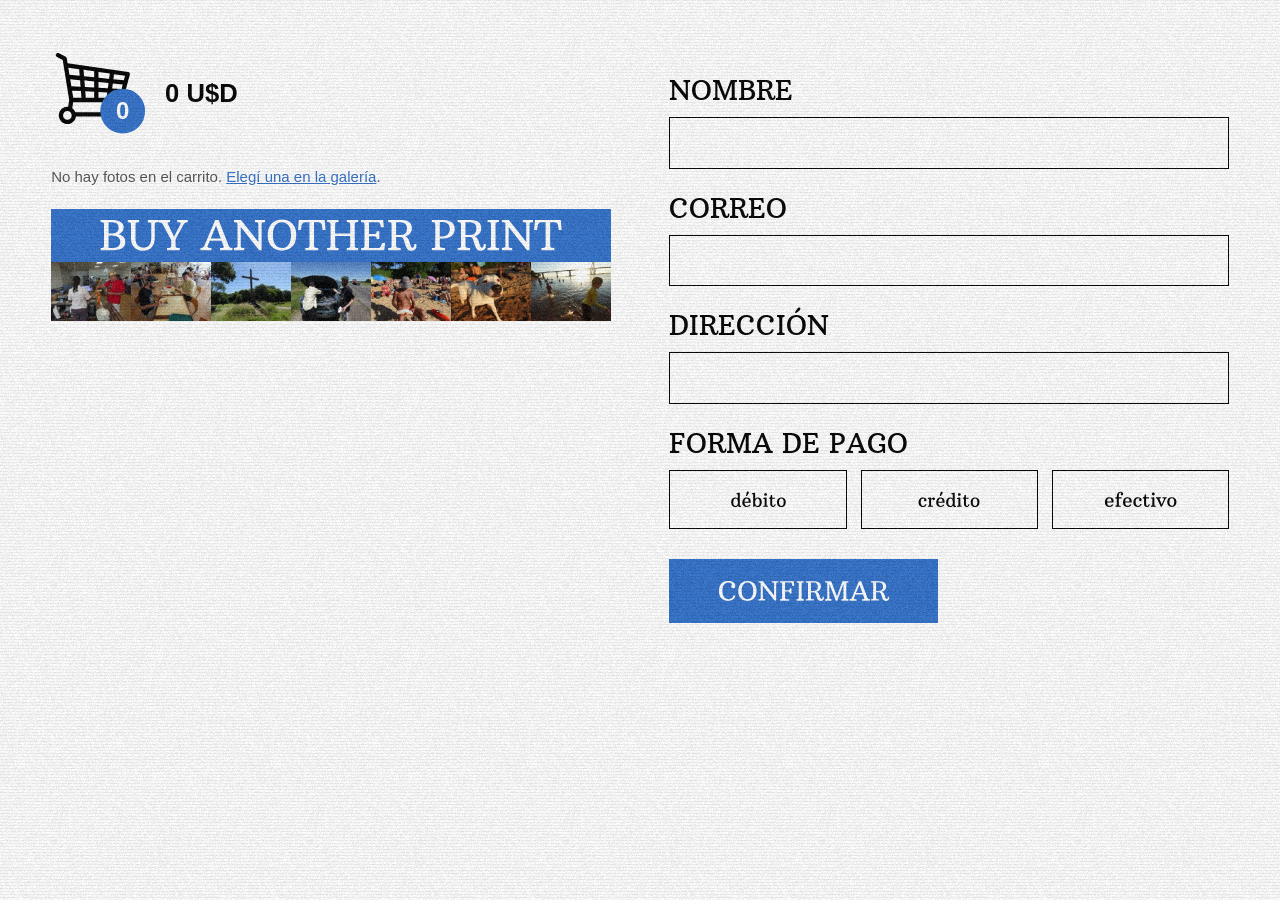
<file: comprar.html>
<!DOCTYPE html>
<html lang="es">
<head>
  <meta charset="UTF-8" />
  <meta name="viewport" content="width=device-width, initial-scale=1.0" />
  <title>Comprar — Juan Pierazzoli</title>
  <link rel="icon" type="image/svg+xml" href="assets/favicon.svg" />
  <link rel="preconnect" href="https://fonts.googleapis.com">
  <link rel="preconnect" href="https://fonts.gstatic.com" crossorigin>
  <link href="https://fonts.googleapis.com/css2?family=Arbutus+Slab&display=swap" rel="stylesheet">
  <style>
    :root {
      --blue:#3070c9; --green:#51b702; --red:#ca0000; --ink:#000; --paper:#fff;
      --myriad: "Myriad Pro", "Myriad Pro Bold", "Helvetica Neue", Arial, sans-serif;
    }
    * { box-sizing: border-box; }
    html, body {
      margin: 0; background: var(--paper); color: var(--ink);
      font-family: "Arial Narrow", "Helvetica Neue", Arial, sans-serif;
    }

    /* ===== layout: 2 columnas, mismo tamaño, foto primero / info segunda ===== */
    .checkout {
      display: flex;
      align-items: flex-start;
      gap: 5%;
      max-width: 1500px;
      margin: 0 auto;
      padding: clamp(20px, 4vw, 56px);
    }
    .checkout__left  { flex: 1 1 0; min-width: 0; }
    .checkout__right { flex: 1 1 0; min-width: 0; }

    /* ===== ícono de carrito + total ===== */
    .cart-row {
      display: flex; align-items: center; gap: clamp(10px, 1.4vw, 18px);
      margin-bottom: clamp(16px, 3vw, 32px);
    }
    .cart-head {
      position: relative; container-type: inline-size; flex: 0 0 auto;
      width: clamp(56px, 8vw, 96px);
    }
    .cart-head svg { width: 100%; display: block; }
    /* total de la compra junto al carrito (Myriad Pro Bold) */
    .cart-total-price {
      font-family: var(--myriad);
      font-weight: bold;
      font-size: clamp(18px, 2vw, 28px);
      color: var(--ink);
      line-height: 1;
    }
    /* el círculo del SVG queda en cx=74.7% cy=70.9%, r=46.7% del ancho; el número
       se dimensiona en cqw para seguir SIEMPRE al ícono, nunca al viewport */
    .cart-head__total {
      position: absolute; left: 74.7%; top: 70.9%; transform: translate(-50%, -50%);
      color: #fff; font-weight: bold; font-family: Arial, sans-serif;
      font-size: 25cqw; line-height: 1;
      pointer-events: none;
    }

    /* ===== líneas de producto (foto + badges) ===== */
    .cart-line { margin-bottom: clamp(16px, 2.4vw, 30px); }
    /* container-type: las badges se miden en cqw = % del ancho de la foto,
       así nunca explotan al cambiar el viewport o la cantidad */
    .cart-line__photo { position: relative; container-type: inline-size; }
    /* relación 3:2 igual que el recuadro gris del SVG de referencia: todas las
       fotos quedan del mismo tamaño aunque la fuente tenga otra proporción */
    .cart-line__photo img { width: 100%; aspect-ratio: 1.5; object-fit: cover; display: block; background: #eee; }

    /* badges medidos en cqw (= % del ancho de la foto). Posiciones tomadas del
       SVG: qty azul, "+" verde, "−" rojo (arriba-izq) y "x" rojo (arriba-der) */
    .badge-qty, .badge-plus, .badge-minus, .badge-close {
      position: absolute;
      top: 3cqw;
      width: 7.9cqw; height: 7.9cqw;
      border-radius: 50%;
      display: flex; align-items: center; justify-content: center;
      box-shadow: 0 2px 6px rgba(0,0,0,.25);
      padding: 0; border: none;
      transition: transform .15s ease;
    }
    .badge-plus, .badge-minus, .badge-close { cursor: pointer; }
    .badge-plus:hover, .badge-minus:hover, .badge-close:hover { transform: scale(1.12); }

    .badge-qty   { left: 2.2cqw;  background: var(--blue);  color: #fff; font-weight: bold; font-size: 4.2cqw; line-height: 1; font-family: Arial, sans-serif; }
    .badge-plus  { left: 11.3cqw; background: var(--green); }
    .badge-minus { left: 20.3cqw; background: var(--red); }
    .badge-close { right: 2.2cqw; background: var(--red); }
    .badge-plus svg  { width: 52%; display: block; }
    /* minus y close usan los SVG nuevos (viewBox cuadrado 50.4): el glyph ya
       viene centrado y a escala, ocupa el 100% de la badge */
    .badge-minus svg, .badge-close svg { width: 100%; height: 100%; display: block; }

    /* precio sobre la foto, abajo-izquierda (Myriad Pro Bold) */
    .price-tag {
      position: absolute; left: 0; bottom: 0;
      background: rgba(0,0,0,.6); color: #fff;
      font-family: var(--myriad); font-weight: bold;
      font-size: clamp(13px, 1.5vw, 19px); line-height: 1;
      padding: clamp(5px,0.7vw,9px) clamp(8px,1vw,13px);
      pointer-events: none;
    }

    /* ===== banner BUY ANOTHER PRINT (vector idéntico al SVG de referencia) ===== */
    .banner-add {
      display: flex; align-items: center; justify-content: center;
      background: var(--blue);
      aspect-ratio: 10.53;
      text-decoration: none;
      padding: 0 3%;
      transition: transform .15s ease;
    }
    .banner-add:hover { transform: scale(1.02); }
    .banner-add svg { width: 94.8%; display: block; }

    /* ===== tira de miniaturas: 7 celdas iguales, sin borde, una al lado de la otra ===== */
    .thumb-strip { display: flex; margin-top: 0; }
    .thumb-strip img {
      flex: 1 1 0; min-width: 0;   /* sin min-width:0, el flex item NO baja del
                                      ancho original de la imagen y se desborda */
      width: 100%; aspect-ratio: 1.352; object-fit: cover; display: block;
    }

    .cart-empty { color: #555; font-size: 15px; margin-bottom: 24px; }
    .cart-empty a { color: var(--blue); }

    /* ===== formulario (col. info) =====
       alturas/paddings FIJOS (px clampeados): nada de aspect-ratio ni padding %,
       que es lo que hacía que en desktop se volviera gigante y los botones de
       pago se desbordaran de la columna */
    .field-label {
      display: block;
      font-family: "Arbutus Slab", serif;
      font-size: clamp(22px, 2.1vw, 32px);
      margin: clamp(16px, 1.8vw, 26px) 0 clamp(8px, 0.8vw, 12px);
    }
    .checkout-form input {
      display: block;
      width: 100%;
      height: clamp(44px, 4vw, 60px);
      border: 1px solid #000;
      padding: 0 16px;
      font-size: clamp(14px, 1.3vw, 18px);
      font-family: inherit;
      background: #fff;
    }

    .paymethods { display: flex; gap: 14px; margin-top: clamp(6px, 0.8vw, 12px); }
    .pm {
      flex: 1 1 0; min-width: 0;
      height: clamp(50px, 4.6vw, 70px);
      border: 1px solid #000;
      background: #fff;
      display: flex; align-items: center; justify-content: center;
      padding: 0 8px;
      cursor: pointer;
      transition: transform .15s ease, background .2s ease, border-color .2s ease;
    }
    /* las etiquetas vectoriales se miden por ALTURA (son texto): así entran
       siempre, sin importar el ancho de la columna */
    .pm svg { height: clamp(15px, 1.3vw, 19px); width: auto; max-width: 86%; display: block; }
    .pm:hover { transform: scale(1.04); }
    .pm.is-active { background: #eef3fb; border-color: var(--blue); }

    .pay-panel { margin-top: clamp(10px, 1.6vw, 18px); }
    .card-fields label {
      display: block; font-size: 13px; font-weight: normal;
      margin: 10px 0 4px; font-family: Arial, sans-serif;
    }
    .invoice { border: 1px dashed #777; padding: 16px; text-align: center; }
    .invoice__barcode {
      height: 40px; margin: 10px 0;
      background: repeating-linear-gradient(90deg, #000 0 2px, transparent 2px 5px);
    }
    .invoice__code { font-size: 13px; letter-spacing: .1em; font-family: Arial, sans-serif; }

    .confirm {
      display: flex; align-items: center; justify-content: center;
      width: clamp(240px, 48%, 360px);
      height: clamp(54px, 5vw, 76px);
      margin-top: clamp(18px, 2.4vw, 30px);
      background: var(--blue);
      border: none;
      padding: 0 16px;
      cursor: pointer;
      transition: transform .15s ease;
      transform-origin: left center;
    }
    .confirm:hover { transform: scale(1.03); }
    .confirm svg { height: clamp(18px, 1.7vw, 24px); width: auto; display: block; }

    /* mensaje de compra (aparece bajo CONFIRMAR) */
    .order-msg {
      display: none;
      margin-top: clamp(14px, 1.8vw, 22px);
      padding: clamp(12px, 1.4vw, 18px) clamp(14px, 1.6vw, 20px);
      border: 1px solid var(--blue);
      border-left: 5px solid var(--blue);
      background: #eef3fb;
      color: #14305c;
      font-family: Arial, sans-serif;
      font-size: clamp(13px, 1.1vw, 15px);
      line-height: 1.5;
      max-width: clamp(280px, 70%, 520px);
    }
    .order-msg.is-visible { display: block; }
    .order-msg strong { display: block; font-size: 1.15em; margin-bottom: 4px; }
    .order-msg .order-msg__mail { color: var(--blue); font-weight: bold; }

    @media (max-width: 760px) {
      .checkout { flex-direction: column; gap: clamp(28px, 8vw, 48px); }
      .confirm { width: 100%; }
      .order-msg { max-width: 100%; }
    }

    /* misma textura tipo TV / grano que el resto del sitio */
    .scanlines {
      position: fixed; inset: 0; pointer-events: none; z-index: 9998;
      background: repeating-linear-gradient(to bottom,
        rgba(0,0,0,.05) 0px, rgba(0,0,0,.05) 1px, transparent 1px, transparent 3px);
    }
    .grain {
      position: fixed; inset: 0; width: 100%; height: 100%;
      pointer-events: none; z-index: 9999; opacity: 0.08;
    }
  </style>
</head>
<body>
  <div class="checkout">
    <div class="checkout__left">
      <div class="cart-row">
      <div class="cart-head" aria-hidden="true">
        <svg viewBox="-3 -3 145 128">
          <path fill="#000" d="M8.36,0l10.2,5.31c1.25.48,2.08,1.44,2.3,2.76l1.2,7.31,91.48,13.2c1.44.21,2.14,1.38,2.62,2.53v1.47s-10.48,39.11-10.48,39.11c-.4,1.5-1.62,2.55-3.21,2.55l-71.94.02-1.44,9.26c2.15,1.49,3.7,3.42,4.76,5.84h49.9c2.6-6.21,9.33-9.47,15.8-7.56,6.13,1.81,10.15,7.96,9.18,14.46s-6.58,11.27-13.2,11.13-11.84-4.99-12.69-11.53h-48.11c-.65,4.77-3.66,8.73-8.09,10.56-5.09,2.1-10.88.71-14.54-3.32-3.59-3.95-4.48-9.76-1.97-14.71,2.31-4.55,7.22-7.55,12.69-7.08l1.65-10.29L14.68,10.59,6.1,6.2c-1.3-.66-2.03-1.93-1.86-3.41.15-1.25,1.12-2.29,2.37-2.8.58.02,1.17.02,1.75,0ZM40.33,34.4l-.79-9.95-16.39-2.32,1.74,10.73,15.43,1.54ZM62.2,36.65v-8.9s-16.04-2.32-16.04-2.32l.76,9.71,15.28,1.52ZM84.79,39.02l1.05-7.87-17.13-2.47v8.69s16.08,1.65,16.08,1.65ZM107.02,41.32l1.8-6.86-16.54-2.38-1.02,7.62,15.75,1.61ZM41.64,51.05l-.77-9.99-14.9-1.55,1.76,10.81,13.92.73ZM62.2,52.21v-8.96s-14.76-1.52-14.76-1.52l.8,9.72,13.97.76ZM82.89,53.34l1.03-7.86-15.2-1.57v8.66s14.17.77,14.17.77ZM103.53,54.49l1.78-6.8-14.92-1.54-.98,7.59,14.12.75ZM42.95,67.67l-.79-10.07-13.37-.7,1.79,10.83,12.38-.07ZM62.21,67.71l-.02-8.97-13.45-.76.74,9.75,12.73-.02ZM80.96,67.72l1.02-7.88-13.27-.74v8.64s12.25-.01,12.25-.01ZM100.01,67.73l1.79-6.78-13.29-.74-.99,7.53h12.49ZM28.31,94.31c0-3.61-2.93-6.54-6.54-6.54s-6.54,2.93-6.54,6.54,2.93,6.54,6.54,6.54,6.54-2.93,6.54-6.54ZM102.37,94.31c0-3.61-2.93-6.54-6.54-6.54s-6.54,2.93-6.54,6.54,2.93,6.54,6.54,6.54,6.54-2.93,6.54-6.54Z"/>
          <circle fill="#3070c9" cx="105.31" cy="87.76" r="33.88"/>
        </svg>
        <span class="cart-head__total" id="cartBadge">0</span>
      </div>
        <span class="cart-total-price" id="cartTotalPrice">0 U$D</span>
      </div>

      <div id="cartItems"></div>

      <a class="banner-add" href="gauchito.html" aria-label="Buy another print — volver a la galería">
        <svg viewBox="24.61 785.38 815.05 55.6"><path fill="#fff" d="M84.37,811.99c7.33,1.92,10.99,5.99,10.99,12.22,0,2.58-.39,4.6-1.18,6.04-.78,1.44-1.66,2.61-2.63,3.49-3.18,2.94-8.65,4.4-16.42,4.4h-20.09v-3.64c2.32,0,3.76-.2,4.34-.61.57-.41.92-.84,1.03-1.31.11-.46.17-1.03.17-1.69v-35.16c0-1.43-.24-2.33-.73-2.68-.88-.62-2.49-.93-4.83-.93v-3.64h18.44c8.94,0,14.8,2.12,17.58,6.36,1.1,1.68,1.66,3.63,1.66,5.86,0,5.25-2.77,9.02-8.31,11.29ZM72.52,810.93c6.18-.13,9.94-1.94,11.29-5.43.44-1.15.66-2.43.66-3.84,0-2.98-.88-5.31-2.63-7-1.75-1.69-4.76-2.53-9.02-2.53h-4.8v18.8h4.5ZM74.5,834.5c6.58,0,10.57-2.14,11.98-6.42.42-1.26.63-2.63.63-4.11,0-3.04-1.15-5.46-3.46-7.25-2.31-1.79-5.47-2.73-9.48-2.81h-6.16v20.59h6.49Z"/><path fill="#fff" d="M124.72,833.97c8.76,0,13.14-5.44,13.14-16.32v-21.91c0-1.43-.24-2.33-.73-2.68-.88-.62-2.49-.93-4.83-.93v-3.64h16.82v3.64c-2.1,0-3.46.2-4.1.61-.64.41-1.05.84-1.22,1.31-.18.46-.26,1.03-.26,1.69l.03,21.55c0,10.84-3.84,17.59-11.52,20.26-2.45.84-4.81,1.26-7.08,1.26s-4.18-.16-5.71-.48c-1.53-.32-3.01-.83-4.42-1.54-3.09-1.54-5.55-3.88-7.38-7.02-1.83-3.13-2.75-7.18-2.75-12.15v-21.88c0-1.41-.24-2.31-.73-2.68-.82-.62-2.32-.93-4.5-.93v-3.64h18.54v3.64c-2.23,0-3.68.2-4.35.61-.67.41-1.1.84-1.29,1.31-.19.46-.28,1.03-.28,1.69v22.58c0,5.32,1.2,9.26,3.61,11.82,2.41,2.56,5.42,3.84,9.04,3.84Z"/><path fill="#fff" d="M163.58,834.5c2.49,0,4.14-.2,4.95-.61.81-.41,1.32-.84,1.56-1.31s.35-1.03.35-1.69l-.03-9.4-13.84-25.75c-.75-1.35-1.51-2.22-2.28-2.61-1.3-.66-2.96-.99-4.97-.99v-3.64h19.17v3.64c-2.12,0-3.36.26-3.72.79-.36.53-.2,1.47.48,2.81l9.83,20.19,10.33-20.19c.71-1.35.85-2.21.43-2.58-.75-.68-2.57-1.03-5.46-1.03v-3.64h17.11v3.64c-1.63,0-2.97.28-4.02.83-1.05.55-1.93,1.48-2.63,2.78l-13.31,24.46v10.69c0,1.39.44,2.34,1.32,2.85.88.51,2.71.76,5.5.76v3.64h-20.76v-3.64Z"/><path fill="#fff" d="M218.23,834.5c1.83,0,3.22-.28,4.15-.84.94-.56,1.66-1.48,2.17-2.76l17.88-42.4h5.66l16.35,42.4c.6,1.41,1.26,2.37,1.99,2.86.73.5,2.15.75,4.27.75v3.64h-20.42v-3.64c2.91,0,4.64-.2,5.18-.6s.79-.83.76-1.29c-.03-.46-.18-1.04-.45-1.72l-2.98-8.31h-19.23l-3.41,8.31c-.51,1.32-.35,2.26.46,2.8.82.54,2.73.81,5.73.81v3.64h-18.11v-3.64ZM251.5,818.94l-7.68-21.45-8.77,21.45h16.45Z"/><path fill="#fff" d="M273.15,834.43c2.16,0,3.56-.21,4.2-.63.64-.42,1.05-.87,1.24-1.34.19-.47.28-1.04.28-1.7v-34.89c0-1.43-.26-2.34-.79-2.71-.88-.64-2.53-.96-4.93-.96v-3.71h11.42l28.4,36.05v-28.67c0-1.46-.25-2.36-.76-2.71-.88-.64-2.52-.96-4.9-.96v-3.71h16.68v3.71c-2.16,0-3.56.21-4.2.63-.64.42-1.05.87-1.24,1.34-.19.47-.28,1.04-.28,1.7v42.27h-4.07l-30.02-38.1v30.72c0,1.43.26,2.34.79,2.71.88.64,2.54.96,4.97.96v3.71h-16.78v-3.71Z"/><path fill="#fff" d="M328.14,813.31c0-4.19.64-7.92,1.92-11.17,1.28-3.25,3-5.94,5.16-8.06,4.26-4.17,9.7-6.26,16.32-6.26s12.06,2.05,16.32,6.16c4.72,4.52,7.08,10.91,7.08,19.17s-2.17,14.59-6.5,19.02c-4.34,4.43-9.97,6.64-16.9,6.64s-12.54-2.24-16.88-6.72c-4.35-4.48-6.52-10.74-6.52-18.77ZM351.64,834.5c3.86,0,7.11-1.43,9.73-4.3,3.31-3.62,4.97-9.13,4.97-16.52s-1.41-12.83-4.24-16.32c-2.83-3.49-6.38-5.23-10.66-5.23s-7.77,1.74-10.54,5.21c-2.77,3.48-4.15,8.69-4.15,15.64,0,10,2.74,16.59,8.21,19.76,2.01,1.17,4.24,1.75,6.69,1.75Z"/><path fill="#fff" d="M389.67,834.5c2.49,0,4.15-.2,4.97-.61s1.35-.84,1.59-1.31c.24-.46.36-1.03.36-1.69v-38.57h-6.79c-3.64,0-5.73,1.93-6.26,5.79l-.96,6.72-4.8-.03,1.46-16.32h42.14l1.46,16.32-4.8.03-.96-6.72c-.24-1.79-.72-3.06-1.42-3.81-1.28-1.32-2.89-1.99-4.83-1.99h-6.79v38.57c0,1.39.46,2.34,1.37,2.85.92.51,2.76.76,5.54.76v3.64h-21.29v-3.64Z"/><path fill="#fff" d="M425.49,834.5c2.1,0,3.46-.2,4.1-.61.64-.41,1.05-.84,1.22-1.31.18-.46.26-1.03.26-1.69l-.03-35.16c0-1.43-.24-2.33-.73-2.68-.88-.62-2.49-.93-4.83-.93v-3.64h18.6v3.64c-2.1,0-3.46.2-4.1.61-.64.41-1.05.84-1.22,1.31-.18.46-.26,1.03-.26,1.69v14.8h24.66v-14.8c0-1.43-.24-2.33-.73-2.68-.88-.62-2.49-.93-4.83-.93v-3.64h18.6v3.64c-2.1,0-3.47.2-4.11.61s-1.05.84-1.22,1.31c-.18.46-.27,1.03-.27,1.69l.03,35.16c0,1.43.24,2.33.73,2.68.88.62,2.49.93,4.83.93v3.64h-18.6v-3.64c2.1,0,3.46-.2,4.11-.61.64-.41,1.05-.84,1.22-1.31.18-.46.27-1.03.27-1.69l-.03-16.06h-24.66l.03,16.06c0,1.43.24,2.33.73,2.68.88.62,2.49.93,4.83.93v3.64h-18.6v-3.64Z"/><path fill="#fff" d="M480.9,834.5c2.14,0,3.52-.2,4.14-.6s1.01-.82,1.19-1.27c.18-.45.26-1.01.26-1.67v-35.22c0-1.37-.41-2.31-1.22-2.83-.82-.52-2.26-.78-4.34-.78v-3.64h36.02l1.29,12.02-4.8.03-.89-3.74c-.44-1.79-.89-2.91-1.36-3.38-.82-.82-2.2-1.22-4.14-1.22h-13.11v19.27h6.42c2.49,0,4.02-.17,4.59-.5.56-.33.95-.8,1.16-1.42.21-.62.31-1.51.31-2.68h4.3v12.81h-4.3c0-2.05-.4-3.33-1.21-3.82-.81-.5-2.42-.75-4.85-.75h-6.42v19.4h14.07c2.56,0,4.26-.86,5.1-2.58.26-.53.53-1.08.79-1.66l1.49-4.07h4.8l-1.29,11.95h-38v-3.64Z"/><path fill="#fff" d="M565.38,834.03c1.72,0,2.58-1.99,2.58-5.96h3.18c.24.79.36,1.49.36,2.09s-.01,1.24-.03,1.94-.29,1.61-.79,2.73c-1.21,2.65-3.49,3.97-6.82,3.97s-5.68-.84-7.03-2.52-2.32-3.38-2.9-5.11c-.57-1.73-1.04-3.25-1.39-4.55-1.02-3.55-1.83-5.87-2.45-6.95-1.13-2.07-2.66-3.11-4.6-3.11h-7.28v12.68c0,1.12.05,2.03.17,2.71.11.68.5,1.28,1.18,1.79.67.51,2.73.76,6.17.76v3.64h-20.49v-3.64c2.32,0,3.76-.2,4.34-.61.57-.41.92-.84,1.03-1.31.11-.46.17-1.03.17-1.69v-35.16c0-1.43-.24-2.33-.73-2.68-.88-.62-2.49-.93-4.83-.93v-3.64h20.33c10.86,0,16.89,3.35,18.11,10.06.2,1.1.3,2.39.3,3.87,0,3.18-1,5.89-3,8.13-2,2.24-4.72,3.86-8.16,4.85,2.98.91,5.2,3.29,6.65,7.15.48,1.26,1.01,2.88,1.59,4.87.57,1.99,1.04,3.35,1.39,4.11.77,1.68,1.77,2.52,2.98,2.52ZM545.59,813.25c3.77,0,6.44-.91,8.01-2.73,1.57-1.82,2.35-4.45,2.35-7.88s-.92-6.04-2.75-7.83c-1.83-1.79-5.04-2.68-9.63-2.68h-5.36v21.12h7.38Z"/><path fill="#fff" d="M596.67,834.5c2.32,0,3.76-.2,4.34-.61.57-.41.92-.84,1.03-1.31.11-.46.17-1.03.17-1.69v-35.16c0-1.43-.24-2.33-.73-2.68-.88-.62-2.49-.93-4.83-.93v-3.64h18.11c9.05,0,14.93,2.52,17.64,7.55,1.08,1.99,1.62,4.39,1.62,7.2s-.56,5.25-1.69,7.3c-3.07,5.52-9.18,8.28-18.34,8.28-.42,0-.84-.01-1.26-.03h-3.08v10.46c0,1.12.06,2.03.18,2.71.12.68.56,1.28,1.31,1.79.75.51,3.07.76,6.95.76v3.64h-21.42v-3.64ZM613.32,815.46c4.1,0,7.25-1.02,9.43-3.06,2.18-2.04,3.28-5.12,3.28-9.25,0-5.03-2.1-8.4-6.29-10.1-1.5-.62-3.32-.93-5.46-.93h-4.63v23.34h3.67Z"/><path fill="#fff" d="M678.86,834.03c1.72,0,2.58-1.99,2.58-5.96h3.18c.24.79.36,1.49.36,2.09s-.01,1.24-.03,1.94-.29,1.61-.79,2.73c-1.21,2.65-3.49,3.97-6.82,3.97s-5.68-.84-7.03-2.52-2.32-3.38-2.9-5.11c-.57-1.73-1.04-3.25-1.39-4.55-1.02-3.55-1.83-5.87-2.45-6.95-1.13-2.07-2.66-3.11-4.6-3.11h-7.28v12.68c0,1.12.05,2.03.17,2.71.11.68.5,1.28,1.18,1.79.67.51,2.73.76,6.17.76v3.64h-20.49v-3.64c2.32,0,3.76-.2,4.34-.61.57-.41.92-.84,1.03-1.31.11-.46.17-1.03.17-1.69v-35.16c0-1.43-.24-2.33-.73-2.68-.88-.62-2.49-.93-4.83-.93v-3.64h20.33c10.86,0,16.89,3.35,18.11,10.06.2,1.1.3,2.39.3,3.87,0,3.18-1,5.89-3,8.13-2,2.24-4.72,3.86-8.16,4.85,2.98.91,5.2,3.29,6.65,7.15.48,1.26,1.01,2.88,1.59,4.87.57,1.99,1.04,3.35,1.39,4.11.77,1.68,1.77,2.52,2.98,2.52ZM659.06,813.25c3.77,0,6.44-.91,8.01-2.73,1.57-1.82,2.35-4.45,2.35-7.88s-.92-6.04-2.75-7.83c-1.83-1.79-5.04-2.68-9.63-2.68h-5.36v21.12h7.38Z"/><path fill="#fff" d="M687.8,834.5c2.1,0,3.46-.2,4.1-.61s1.05-.84,1.22-1.31c.18-.46.26-1.03.26-1.69l-.03-35.16c0-1.43-.25-2.33-.76-2.68-.86-.62-2.46-.93-4.8-.93v-3.64h18.6v3.64c-2.1,0-3.46.2-4.1.61-.64.41-1.05.84-1.22,1.31-.18.46-.26,1.03-.26,1.69l.03,35.16c0,1.43.25,2.33.76,2.68.86.62,2.46.93,4.8.93v3.64h-18.6v-3.64Z"/><path fill="#fff" d="M711.23,834.43c2.16,0,3.56-.21,4.2-.63.64-.42,1.05-.87,1.24-1.34.19-.47.28-1.04.28-1.7v-34.89c0-1.43-.26-2.34-.79-2.71-.88-.64-2.53-.96-4.93-.96v-3.71h11.42l28.4,36.05v-28.67c0-1.46-.25-2.36-.76-2.71-.88-.64-2.52-.96-4.9-.96v-3.71h16.68v3.71c-2.16,0-3.56.21-4.2.63-.64.42-1.05.87-1.24,1.34-.19.47-.28,1.04-.28,1.7v42.27h-4.07l-30.02-38.1v30.72c0,1.43.26,2.34.79,2.71.88.64,2.54.96,4.97.96v3.71h-16.78v-3.71Z"/><path fill="#fff" d="M775.79,834.5c2.49,0,4.15-.2,4.97-.61s1.35-.84,1.59-1.31c.24-.46.36-1.03.36-1.69v-38.57h-6.79c-3.64,0-5.73,1.93-6.26,5.79l-.96,6.72-4.8-.03,1.46-16.32h42.14l1.46,16.32-4.8.03-.96-6.72c-.24-1.79-.72-3.06-1.42-3.81-1.28-1.32-2.89-1.99-4.83-1.99h-6.79v38.57c0,1.39.46,2.34,1.37,2.85.92.51,2.76.76,5.54.76v3.64h-21.29v-3.64Z"/></svg>
      </a>
      <div class="thumb-strip" id="thumbStrip"></div>
    </div>

    <div class="checkout__right">
      <form class="checkout-form" onsubmit="return false">
        <label class="field-label" for="cf-name">NOMBRE</label>
        <input id="cf-name" type="text" />

        <label class="field-label" for="cf-email">CORREO</label>
        <input id="cf-email" type="email" />

        <label class="field-label" for="cf-addr">DIRECCIÓN</label>
        <input id="cf-addr" type="text" />

        <label class="field-label">FORMA DE PAGO</label>
        <div class="paymethods">
          <button type="button" class="pm" data-method="debito" aria-label="débito">
            <svg viewBox="1018.67 867.93 137.15 38.65"><path fill="#000" d="M1039.88,901.39c-1.66,2.48-3.91,3.72-6.77,3.72s-5.12-.94-6.8-2.82c-1.68-1.88-2.52-4.41-2.52-7.58,0-3.9.86-6.81,2.58-8.73,1.72-1.92,4.08-2.88,7.07-2.88,2.27,0,4.21.78,5.83,2.34v-7.71c0-.99-.1-1.64-.3-1.95-.2-.31-.69-.47-1.47-.47h-1.48v-2.3c1.38,0,2.46-.1,3.24-.3.78-.2,1.34-.35,1.67-.44.33-.09.69-.14,1.07-.14.74,0,1.22.21,1.45.64s.34,1.1.34,2.04v24.34c0,1.35.06,2.19.17,2.51.24.61.81.92,1.71.92.46,0,.86-.08,1.19-.23v2.03c-.67.5-1.57.75-2.72.75-2.28,0-3.71-1.24-4.26-3.72ZM1031.46,901.89c.67.47,1.48.71,2.42.71,1.84,0,3.21-.77,4.13-2.31s1.37-3.67,1.37-6.38c0-4.04-1.07-6.63-3.2-7.77-.68-.36-1.43-.54-2.26-.54-1.64,0-2.93.76-3.87,2.27s-1.4,3.53-1.4,6.05c0,4.03.93,6.69,2.8,7.98Z"/><path fill="#000" d="M1069.13,895.06h-14.5c0,2.4.57,4.25,1.7,5.56,1.13,1.31,2.54,1.96,4.21,1.96,2.24,0,3.85-.93,4.83-2.78l3.11-.02c-.32,1.49-1.24,2.75-2.75,3.78-1.51,1.03-3.55,1.55-6.11,1.55s-4.78-.79-6.64-2.38c-2.23-1.91-3.34-4.6-3.34-8.07s.89-6.26,2.66-8.39,4.32-3.19,7.64-3.19c4.36,0,7.18,1.75,8.46,5.27.52,1.41.77,2.74.77,3.99s-.01,2.16-.04,2.72ZM1064.3,891.92c0-4.26-1.45-6.39-4.35-6.39-1.63,0-2.9.63-3.81,1.9-.91,1.27-1.41,3.02-1.49,5.27h9.63c.01-.26.02-.52.02-.77ZM1061.23,878.46c-.52.85-1.14,1.28-1.86,1.28-.33,0-.6-.11-.78-.32s-.28-.42-.28-.63.02-.38.06-.53l1.04-4.93c.31-1.43.6-2.37.88-2.8.52-.77,1.18-1.15,2.01-1.15,1.67,0,2.51.68,2.51,2.03,0,.74-.29,1.59-.86,2.55l-2.72,4.51Z"/><path fill="#000" d="M1078.93,902.24c-.6.57-.9,1.39-.9,2.44h-3.09v-26.97c0-1-.09-1.66-.26-1.96s-.65-.46-1.43-.46h-1.48v-2.3c1.35,0,2.41-.1,3.19-.3.77-.2,1.32-.35,1.65-.44.33-.09.68-.14,1.06-.14.74,0,1.22.21,1.45.64.23.42.34,1.1.34,2.04v11.2c1.49-1.94,3.63-2.9,6.4-2.9s4.99.89,6.62,2.66c1.64,1.78,2.46,4.39,2.46,7.85s-.85,6.24-2.56,8.35c-1.71,2.11-4.09,3.17-7.16,3.17-2.52,0-4.62-.95-6.29-2.86ZM1079.35,894.34c0,2.55.48,4.56,1.45,6.04.97,1.48,2.28,2.21,3.94,2.21s2.94-.76,3.9-2.28c.95-1.52,1.43-3.53,1.43-6.04,0-4-.95-6.66-2.84-7.98-.68-.46-1.49-.69-2.41-.69s-1.72.22-2.39.67c-.67.45-1.23,1.06-1.67,1.84-.93,1.6-1.4,3.68-1.4,6.23Z"/><path fill="#000" d="M1098.47,902.39c1.3,0,2.11-.12,2.43-.37.33-.24.53-.5.6-.78.07-.28.1-.63.1-1.04v-11.51c0-1-.09-1.66-.26-1.96-.17-.31-.64-.46-1.41-.46h-1.5v-2.3c1.37,0,2.44-.1,3.22-.3.78-.2,1.33-.35,1.65-.44.32-.09.67-.14,1.04-.14.72,0,1.2.21,1.43.64.23.43.35,1.1.35,2.04v14.44c0,.88.14,1.43.42,1.65.47.36,1.37.54,2.7.54v2.3h-10.76v-2.3ZM1103.79,879.22c-.91,0-1.68-.3-2.31-.91-.63-.61-.95-1.35-.95-2.23s.32-1.65.96-2.27c.64-.62,1.41-.93,2.3-.93s1.66.31,2.3.93c.64.62.96,1.38.96,2.27s-.32,1.62-.95,2.23c-.63.61-1.4.91-2.31.91Z"/><path fill="#000" d="M1121.18,905.1c-4.39,0-6.58-2.44-6.58-7.31v-10.45c0-.54-.07-.9-.2-1.08s-.41-.26-.85-.26h-1.71v-2.51h.77c1.06,0,1.84-.33,2.33-1,.49-.67.76-1.77.8-3.3l.02-1.86h3.34v6.16h6.41v2.51h-6.41v11.72c0,2.59.6,4.14,1.8,4.64.33.14.67.21,1,.21,1.46,0,2.42-1.21,2.86-3.61h2.42c-.14,2.86-1.33,4.75-3.57,5.68-.72.31-1.54.46-2.44.46Z"/><path fill="#000" d="M1130.12,893.99c0-1.67.26-3.21.78-4.63.52-1.41,1.25-2.59,2.18-3.52,1.84-1.84,4.28-2.76,7.33-2.76s5.56.92,7.45,2.77c1.89,1.85,2.83,4.46,2.83,7.86s-.87,6.14-2.61,8.24c-1.74,2.1-4.3,3.16-7.67,3.16s-5.93-1.02-7.68-3.06c-1.75-2.04-2.62-4.72-2.62-8.05ZM1140.42,902.6c1.62,0,2.93-.74,3.94-2.21,1.01-1.48,1.51-3.55,1.51-6.23,0-4.3-1.09-6.99-3.26-8.07-.67-.33-1.4-.5-2.19-.5-2.58,0-4.26,1.56-5.04,4.68-.28,1.07-.42,2.33-.42,3.76,0,2.76.5,4.88,1.51,6.35,1.01,1.48,2.32,2.21,3.94,2.21Z"/></svg>
          </button>
          <button type="button" class="pm" data-method="credito" aria-label="crédito">
            <svg viewBox="1303.81 867.93 153.32 38.65"><path fill="#000" d="M1323.78,886.95c-.81-.97-1.94-1.46-3.38-1.46-2.72,0-4.49,1.55-5.31,4.64-.28,1.09-.42,2.39-.42,3.91,0,2.83.54,4.96,1.63,6.39,1.09,1.44,2.44,2.15,4.07,2.15,1.2,0,2.21-.35,3.05-1.04.84-.7,1.41-1.69,1.73-2.99h2.86c0,1.73-.76,3.25-2.29,4.58-1.53,1.32-3.59,1.99-6.21,1.99s-4.83-.82-6.65-2.44c-2.15-1.91-3.22-4.71-3.22-8.42,0-3.02.9-5.64,2.69-7.85,1.79-2.21,4.42-3.31,7.89-3.31,2.27,0,4.16.55,5.68,1.65,1.52,1.1,2.28,2.52,2.28,4.26,0,.85-.27,1.56-.83,2.14s-1.25.87-2.1.87c-1.21,0-2.05-.56-2.51-1.69-.14-.33-.21-.7-.21-1.11,0-.96.41-1.71,1.23-2.26Z"/><path fill="#000" d="M1331.49,902.39c1.2,0,1.95-.12,2.26-.37.31-.24.49-.5.55-.78.06-.28.09-.63.09-1.04v-11.51c0-1-.09-1.66-.26-1.96-.17-.31-.64-.46-1.41-.46h-1.27v-2.3c1.32,0,2.35-.1,3.08-.3.73-.2,1.25-.35,1.57-.44.31-.09.65-.14,1.01-.14.71,0,1.19.21,1.43.63s.37,1.1.37,2.05v.42c1.2-1.41,2.56-2.35,4.07-2.84.54-.17,1.09-.25,1.63-.25,1.04,0,1.86.3,2.43.9.58.6.87,1.34.87,2.21s-.28,1.59-.84,2.15c-.56.56-1.23.83-2.03.83s-1.42-.28-1.93-.83c-.51-.56-.73-1.25-.68-2.09-.57.08-1.18.34-1.83.78-.65.44-1.22,1.03-1.7,1.79v11.18c0,.53.04.95.14,1.26.09.31.33.58.73.79s1.59.32,3.58.32v2.3h-11.87v-2.3Z"/><path fill="#000" d="M1370.23,895.06h-14.5c0,2.4.57,4.25,1.7,5.56,1.13,1.31,2.54,1.96,4.21,1.96,2.24,0,3.85-.93,4.83-2.78l3.11-.02c-.32,1.49-1.24,2.75-2.75,3.78-1.51,1.03-3.55,1.55-6.11,1.55s-4.78-.79-6.64-2.38c-2.23-1.91-3.34-4.6-3.34-8.07s.89-6.26,2.66-8.39,4.32-3.19,7.64-3.19c4.36,0,7.18,1.75,8.46,5.27.52,1.41.77,2.74.77,3.99s-.01,2.16-.04,2.72ZM1365.4,891.92c0-4.26-1.45-6.39-4.35-6.39-1.63,0-2.9.63-3.81,1.9-.91,1.27-1.41,3.02-1.49,5.27h9.63c.01-.26.02-.52.02-.77ZM1362.33,878.46c-.52.85-1.14,1.28-1.86,1.28-.33,0-.6-.11-.78-.32s-.28-.42-.28-.63.02-.38.06-.53l1.04-4.93c.31-1.43.6-2.37.88-2.8.52-.77,1.18-1.15,2.01-1.15,1.67,0,2.51.68,2.51,2.03,0,.74-.29,1.59-.86,2.55l-2.72,4.51Z"/><path fill="#000" d="M1389.97,901.39c-1.66,2.48-3.91,3.72-6.77,3.72s-5.12-.94-6.8-2.82c-1.68-1.88-2.52-4.41-2.52-7.58,0-3.9.86-6.81,2.58-8.73,1.72-1.92,4.08-2.88,7.07-2.88,2.27,0,4.21.78,5.83,2.34v-7.71c0-.99-.1-1.64-.3-1.95-.2-.31-.69-.47-1.47-.47h-1.48v-2.3c1.38,0,2.46-.1,3.24-.3.78-.2,1.34-.35,1.67-.44.33-.09.69-.14,1.07-.14.74,0,1.22.21,1.45.64s.34,1.1.34,2.04v24.34c0,1.35.06,2.19.17,2.51.24.61.81.92,1.71.92.46,0,.86-.08,1.19-.23v2.03c-.67.5-1.57.75-2.72.75-2.28,0-3.71-1.24-4.26-3.72ZM1381.55,901.89c.67.47,1.48.71,2.42.71,1.84,0,3.21-.77,4.13-2.31s1.37-3.67,1.37-6.38c0-4.04-1.07-6.63-3.2-7.77-.68-.36-1.43-.54-2.26-.54-1.64,0-2.93.76-3.87,2.27s-1.4,3.53-1.4,6.05c0,4.03.93,6.69,2.8,7.98Z"/><path fill="#000" d="M1399.23,902.39c1.3,0,2.11-.12,2.43-.37.33-.24.53-.5.6-.78.07-.28.1-.63.1-1.04v-11.51c0-1-.09-1.66-.26-1.96-.17-.31-.64-.46-1.41-.46h-1.5v-2.3c1.37,0,2.44-.1,3.22-.3.78-.2,1.33-.35,1.65-.44.32-.09.67-.14,1.04-.14.72,0,1.2.21,1.43.64.23.43.35,1.1.35,2.04v14.44c0,.88.14,1.43.42,1.65.47.36,1.37.54,2.7.54v2.3h-10.76v-2.3ZM1404.56,879.22c-.91,0-1.68-.3-2.31-.91-.63-.61-.95-1.35-.95-2.23s.32-1.65.96-2.27c.64-.62,1.41-.93,2.3-.93s1.66.31,2.3.93c.64.62.96,1.38.96,2.27s-.32,1.62-.95,2.23c-.63.61-1.4.91-2.31.91Z"/><path fill="#000" d="M1421.94,905.1c-4.39,0-6.58-2.44-6.58-7.31v-10.45c0-.54-.07-.9-.2-1.08s-.41-.26-.85-.26h-1.71v-2.51h.77c1.06,0,1.84-.33,2.33-1,.49-.67.76-1.77.8-3.3l.02-1.86h3.34v6.16h6.41v2.51h-6.41v11.72c0,2.59.6,4.14,1.8,4.64.33.14.67.21,1,.21,1.46,0,2.42-1.21,2.86-3.61h2.42c-.14,2.86-1.33,4.75-3.57,5.68-.72.31-1.54.46-2.44.46Z"/><path fill="#000" d="M1430.88,893.99c0-1.67.26-3.21.78-4.63.52-1.41,1.25-2.59,2.18-3.52,1.84-1.84,4.28-2.76,7.33-2.76s5.56.92,7.45,2.77c1.89,1.85,2.83,4.46,2.83,7.86s-.87,6.14-2.61,8.24c-1.74,2.1-4.3,3.16-7.67,3.16s-5.93-1.02-7.68-3.06c-1.75-2.04-2.62-4.72-2.62-8.05ZM1441.18,902.6c1.62,0,2.93-.74,3.94-2.21,1.01-1.48,1.51-3.55,1.51-6.23,0-4.3-1.09-6.99-3.26-8.07-.67-.33-1.4-.5-2.19-.5-2.58,0-4.26,1.56-5.04,4.68-.28,1.07-.42,2.33-.42,3.76,0,2.76.5,4.88,1.51,6.35,1.01,1.48,2.32,2.21,3.94,2.21Z"/></svg>
          </button>
          <button type="button" class="pm" data-method="efectivo" aria-label="efectivo">
            <svg viewBox="1587.46 869.36 172.83 37.17"><path fill="#000" d="M1613.41,895.06h-14.5c0,2.4.57,4.25,1.7,5.56,1.14,1.31,2.54,1.96,4.21,1.96,2.24,0,3.85-.93,4.83-2.78l3.11-.02c-.32,1.49-1.24,2.75-2.75,3.78-1.51,1.03-3.55,1.55-6.11,1.55s-4.78-.79-6.64-2.38c-2.23-1.91-3.34-4.6-3.34-8.07s.89-6.26,2.66-8.39,4.32-3.19,7.64-3.19c4.36,0,7.18,1.75,8.46,5.27.52,1.41.77,2.74.77,3.99s-.01,2.16-.04,2.72ZM1608.58,891.92c0-4.26-1.45-6.39-4.35-6.39-1.63,0-2.9.63-3.81,1.9-.91,1.27-1.41,3.02-1.49,5.27h9.63c.01-.26.02-.52.02-.77Z"/><path fill="#000" d="M1617.57,902.39c1.21,0,1.97-.12,2.28-.37.31-.24.49-.5.55-.78s.09-.63.09-1.04v-12.85c0-.54-.07-.9-.2-1.08s-.41-.26-.85-.26h-2.36v-2.51h3.41v-2.09c0-3.25.78-5.82,2.33-7.72s3.62-2.85,6.22-2.85c1.77,0,3.18.54,4.23,1.62,1.05,1.08,1.58,2.32,1.58,3.73s-.52,2.35-1.57,2.82c-.35.15-.71.23-1.09.23-.74,0-1.38-.25-1.93-.75-.55-.5-.83-1.06-.83-1.67,0-1.17.52-1.93,1.55-2.28-.21-.49-.51-.85-.9-1.09-.39-.24-.74-.35-1.06-.35s-.62.02-.93.07c-.31.05-.61.16-.9.34-1.44.85-2.15,3.38-2.15,7.61v2.38h6.31v2.51h-6.31v14c0,1.06.24,1.72.72,1.99.48.26,1.71.4,3.69.4v2.3h-11.89v-2.3Z"/><path fill="#000" d="M1653.75,895.06h-14.5c0,2.4.57,4.25,1.7,5.56,1.14,1.31,2.54,1.96,4.21,1.96,2.24,0,3.85-.93,4.83-2.78l3.11-.02c-.32,1.49-1.24,2.75-2.75,3.78-1.51,1.03-3.55,1.55-6.11,1.55s-4.78-.79-6.64-2.38c-2.23-1.91-3.34-4.6-3.34-8.07s.89-6.26,2.66-8.39,4.32-3.19,7.64-3.19c4.36,0,7.18,1.75,8.46,5.27.52,1.41.77,2.74.77,3.99s-.01,2.16-.04,2.72ZM1648.93,891.92c0-4.26-1.45-6.39-4.35-6.39-1.63,0-2.9.63-3.81,1.9-.91,1.27-1.41,3.02-1.49,5.27h9.63c.01-.26.02-.52.02-.77Z"/><path fill="#000" d="M1671.7,886.95c-.81-.97-1.94-1.46-3.38-1.46-2.72,0-4.49,1.55-5.31,4.64-.28,1.09-.42,2.39-.42,3.91,0,2.83.54,4.96,1.63,6.39,1.09,1.44,2.44,2.15,4.07,2.15,1.2,0,2.21-.35,3.05-1.04.84-.7,1.41-1.69,1.73-2.99h2.86c0,1.73-.76,3.25-2.29,4.58-1.53,1.32-3.59,1.99-6.21,1.99s-4.83-.82-6.65-2.44c-2.15-1.91-3.22-4.71-3.22-8.42,0-3.02.9-5.64,2.69-7.85,1.79-2.21,4.42-3.31,7.89-3.31,2.27,0,4.16.55,5.68,1.65,1.52,1.1,2.28,2.52,2.28,4.26,0,.85-.27,1.56-.83,2.14s-1.25.87-2.1.87c-1.21,0-2.05-.56-2.51-1.69-.14-.33-.21-.7-.21-1.11,0-.96.41-1.71,1.23-2.26Z"/><path fill="#000" d="M1688.13,905.1c-4.39,0-6.58-2.44-6.58-7.31v-10.45c0-.54-.07-.9-.2-1.08s-.41-.26-.85-.26h-1.71v-2.51h.77c1.06,0,1.84-.33,2.33-1,.49-.67.76-1.77.8-3.3l.02-1.86h3.34v6.16h6.41v2.51h-6.41v11.72c0,2.59.6,4.14,1.8,4.64.33.14.67.21,1,.21,1.46,0,2.42-1.21,2.86-3.61h2.42c-.14,2.86-1.33,4.75-3.57,5.68-.72.31-1.54.46-2.44.46Z"/><path fill="#000" d="M1696.9,902.39c1.3,0,2.11-.12,2.43-.37.33-.24.53-.5.6-.78.07-.28.1-.63.1-1.04v-11.51c0-1-.09-1.66-.26-1.96-.17-.31-.64-.46-1.41-.46h-1.5v-2.3c1.37,0,2.44-.1,3.22-.3.78-.2,1.33-.35,1.65-.44.32-.09.67-.14,1.04-.14.72,0,1.2.21,1.43.64.23.43.35,1.1.35,2.04v14.44c0,.88.14,1.43.42,1.65.47.36,1.37.54,2.7.54v2.3h-10.76v-2.3ZM1702.23,879.22c-.91,0-1.68-.3-2.31-.91-.63-.61-.95-1.35-.95-2.23s.32-1.65.96-2.27c.64-.62,1.41-.93,2.3-.93s1.66.31,2.3.93c.64.62.96,1.38.96,2.27s-.32,1.62-.95,2.23c-.63.61-1.4.91-2.31.91Z"/><path fill="#000" d="M1711.13,888.03c-.42-.91-.79-1.5-1.12-1.8-.33-.29-1.02-.44-2.08-.44v-2.3h11.18v2.3c-1.55,0-2.49.16-2.84.47s-.35.9,0,1.77l4.72,11.45,5.04-11.45c.35-.79.28-1.37-.2-1.71-.48-.35-1.54-.52-3.17-.52v-2.3h9.53v2.3c-.88,0-1.55.18-2.01.53-.46.36-.86.92-1.21,1.7l-7.67,16.65h-2.28l-7.9-16.65Z"/><path fill="#000" d="M1733.26,893.99c0-1.67.26-3.21.78-4.63.52-1.41,1.25-2.59,2.18-3.52,1.84-1.84,4.28-2.76,7.33-2.76s5.56.92,7.45,2.77c1.89,1.85,2.83,4.46,2.83,7.86s-.87,6.14-2.61,8.24c-1.74,2.1-4.3,3.16-7.67,3.16s-5.93-1.02-7.68-3.06c-1.75-2.04-2.62-4.72-2.62-8.05ZM1743.56,902.6c1.62,0,2.93-.74,3.94-2.21,1.01-1.48,1.51-3.55,1.51-6.23,0-4.3-1.09-6.99-3.26-8.07-.67-.33-1.4-.5-2.19-.5-2.58,0-4.26,1.56-5.04,4.68-.28,1.07-.42,2.33-.42,3.76,0,2.76.5,4.88,1.51,6.35,1.01,1.48,2.32,2.21,3.94,2.21Z"/></svg>
          </button>
        </div>
        <div class="pay-panel" id="payPanel"></div>

        <button type="button" class="confirm">
          <svg viewBox="998.12 1021.6 367.0 43.38"><path fill="#fff" d="M1030.57,1059.9c5.43,0,8.86-2.5,10.3-7.5h3.73c0,1.35-.36,2.67-1.09,3.97-.72,1.3-1.74,2.46-3.05,3.48-2.9,2.28-6.62,3.42-11.18,3.42s-8.45-1.52-11.69-4.55c-3.76-3.5-5.64-8.62-5.64-15.37,0-5.38,1.45-9.92,4.35-13.61,2.05-2.64,4.79-4.48,8.2-5.51,1.76-.53,3.69-.8,5.8-.8,4.16,0,7.57.95,10.25,2.86,2.67,1.91,4.01,4.3,4.01,7.18,0,2.16-.85,3.6-2.54,4.35-.5.22-1.04.34-1.63.34-1.81,0-3.03-.77-3.65-2.3-.19-.48-.28-1.06-.28-1.72s.19-1.32.57-1.97c.38-.65.88-1.14,1.5-1.49-1.4-2.67-3.9-4.01-7.5-4.01s-6.54,1.37-8.8,4.1c-2.26,2.73-3.39,6.84-3.39,12.32s1.15,9.65,3.44,12.52c2.29,2.87,5.06,4.31,8.3,4.31Z"/><path fill="#fff" d="M1050.51,1043.34c0-3.28.5-6.19,1.5-8.73,1-2.54,2.35-4.64,4.04-6.3,3.33-3.26,7.58-4.89,12.75-4.89s9.43,1.6,12.75,4.81c3.69,3.54,5.54,8.53,5.54,14.98s-1.69,11.41-5.08,14.86c-3.39,3.46-7.79,5.19-13.21,5.19-5.4,0-9.8-1.75-13.19-5.25-3.4-3.5-5.1-8.39-5.1-14.67ZM1068.88,1059.9c3.02,0,5.55-1.12,7.61-3.36,2.59-2.83,3.88-7.13,3.88-12.91s-1.1-10.03-3.31-12.75c-2.21-2.73-4.98-4.09-8.33-4.09s-6.08,1.36-8.24,4.07c-2.16,2.72-3.25,6.79-3.25,12.22,0,7.81,2.14,12.96,6.42,15.45,1.57.91,3.31,1.37,5.23,1.37Z"/><path fill="#fff" d="M1090.85,1059.84c1.69,0,2.79-.16,3.29-.49.5-.33.82-.68.97-1.05.15-.37.22-.82.22-1.33v-27.27c0-1.12-.21-1.83-.62-2.12-.69-.5-1.98-.75-3.85-.75v-2.9h8.93s22.2,28.17,22.2,28.17v-22.41c0-1.14-.2-1.84-.59-2.12-.69-.5-1.97-.75-3.83-.75v-2.9h13.04v2.9c-1.69,0-2.79.16-3.29.49-.5.33-.82.68-.97,1.05s-.22.82-.22,1.33v33.04s-3.18,0-3.18,0l-23.47-29.78v24.01c0,1.12.21,1.83.62,2.12.69.5,1.98.75,3.88.75v2.9h-13.12v-2.9Z"/><path fill="#fff" d="M1133.67,1059.9c1.83,0,2.97-.16,3.42-.48.45-.32.72-.66.8-1.02s.13-.8.13-1.32v-27.48c0-1.07-.32-1.81-.96-2.21-.64-.4-1.77-.61-3.39-.61v-2.85s27.63,0,27.63,0l1.01,9.39-3.75.03-.7-2.92c-.35-1.4-.7-2.28-1.06-2.64-.64-.64-1.72-.96-3.23-.96h-9.73s0,15.06,0,15.06h4.76c1.95,0,3.14-.13,3.58-.39.44-.26.74-.63.91-1.11.16-.48.25-1.18.25-2.1h3.36v10.01h-3.36c0-1.6-.31-2.6-.94-2.99-.63-.39-1.89-.58-3.79-.58h-4.76s0,11.05,0,11.05c0,.88.06,1.59.19,2.12.13.54.56,1,1.29,1.4.73.4,2.95.59,6.64.59v2.85h-18.29v-2.85Z"/><path fill="#fff" d="M1166.81,1059.9c1.64,0,2.71-.16,3.21-.48.5-.32.82-.66.96-1.02s.21-.8.21-1.32l-.03-27.48c0-1.12-.2-1.82-.59-2.09-.67-.48-1.92-.72-3.75-.72v-2.85h14.54v2.85c-1.64,0-2.71.16-3.21.48-.5.32-.82.66-.96,1.02-.14.36-.21.8-.21,1.32l.03,27.48c0,1.12.2,1.82.59,2.1.67.48,1.92.72,3.75.72v2.85h-14.54v-2.85Z"/><path fill="#fff" d="M1216.66,1059.53c1.35,0,2.02-1.55,2.02-4.66h2.48c.19.62.28,1.16.28,1.63s0,.97-.03,1.51-.22,1.25-.62,2.13c-.95,2.07-2.73,3.1-5.33,3.1s-4.44-.66-5.5-1.97c-1.06-1.31-1.82-2.64-2.26-4-.45-1.35-.81-2.54-1.09-3.56-.79-2.78-1.43-4.59-1.91-5.43-.88-1.62-2.08-2.43-3.6-2.43h-5.69s0,9.91,0,9.91c0,.88.04,1.59.13,2.12.09.54.39,1,.92,1.4.53.4,2.13.59,4.82.59v2.85h-16.01v-2.85c1.81,0,2.94-.16,3.39-.48.45-.32.72-.66.8-1.02s.13-.8.13-1.32v-27.48c0-1.12-.19-1.82-.57-2.09-.69-.48-1.95-.72-3.78-.72v-2.85h15.88c8.49,0,13.2,2.62,14.15,7.86.16.86.23,1.87.23,3.03,0,2.48-.78,4.6-2.34,6.35-1.56,1.75-3.69,3.01-6.38,3.79,2.33.71,4.06,2.57,5.2,5.59.38.98.79,2.25,1.24,3.8.45,1.55.81,2.62,1.09,3.21.6,1.31,1.38,1.97,2.33,1.97ZM1201.19,1043.29c2.95,0,5.04-.71,6.26-2.13,1.22-1.42,1.84-3.47,1.84-6.16s-.72-4.72-2.15-6.12c-1.43-1.4-3.94-2.1-7.53-2.1h-4.19s0,16.51,0,16.51h5.77Z"/><path fill="#fff" d="M1223.67,1059.9c1.62,0,2.68-.16,3.18-.48.5-.32.82-.66.96-1.02s.21-.8.21-1.32v-27.48c0-1.12-.19-1.82-.57-2.09-.69-.48-1.95-.72-3.78-.72v-2.85h12.21s11.46,29.93,11.46,29.93l11-29.93h12.08v2.85c-1.64,0-2.71.16-3.21.48-.5.32-.82.66-.96,1.02s-.21.8-.21,1.32v27.48c0,1.1.2,1.8.6,2.1.69.48,1.95.72,3.78.72v2.85h-14.36v-2.85c1.62,0,2.67-.16,3.14-.48.47-.32.77-.66.89-1.02.12-.36.18-.8.18-1.32v-27.6s-12,33.27-12,33.27h-2.87s-13.25-33.3-13.25-33.3v27.63c0,1.12.19,1.82.57,2.1.69.48,1.95.72,3.78.72v2.85h-12.83v-2.85Z"/><path fill="#fff" d="M1272.23,1059.9c1.43,0,2.51-.22,3.25-.66.73-.44,1.3-1.16,1.69-2.16l13.97-33.14h4.42s12.78,33.14,12.78,33.14c.47,1.1.98,1.85,1.55,2.24.57.39,1.68.58,3.34.58v2.85h-15.96v-2.85c2.28,0,3.63-.16,4.05-.47.42-.31.62-.65.6-1.01s-.14-.81-.35-1.35l-2.33-6.49h-15.03s-2.66,6.49-2.66,6.49c-.4,1.04-.28,1.76.36,2.19s2.13.63,4.48.63v2.85h-14.15v-2.85ZM1298.23,1047.74l-6-16.76-6.86,16.76h12.86Z"/><path fill="#fff" d="M1346.69,1059.53c1.35,0,2.02-1.55,2.02-4.66h2.48c.19.62.28,1.16.28,1.63s0,.97-.03,1.51-.22,1.25-.62,2.13c-.95,2.07-2.73,3.1-5.33,3.1s-4.44-.66-5.5-1.97c-1.06-1.31-1.82-2.64-2.26-4-.45-1.35-.81-2.54-1.09-3.56-.79-2.78-1.43-4.59-1.91-5.43-.88-1.62-2.08-2.43-3.6-2.43h-5.69s0,9.91,0,9.91c0,.88.04,1.59.13,2.12.09.54.39,1,.92,1.4.53.4,2.13.59,4.82.59v2.85h-16.01v-2.85c1.81,0,2.94-.16,3.39-.48.45-.32.72-.66.8-1.02s.13-.8.13-1.32v-27.48c0-1.12-.19-1.82-.57-2.09-.69-.48-1.95-.72-3.78-.72v-2.85h15.88c8.49,0,13.2,2.62,14.15,7.86.16.86.23,1.87.23,3.03,0,2.48-.78,4.6-2.34,6.35-1.56,1.75-3.69,3.01-6.38,3.79,2.33.71,4.06,2.57,5.2,5.59.38.98.79,2.25,1.24,3.8.45,1.55.81,2.62,1.09,3.21.6,1.31,1.38,1.97,2.33,1.97ZM1331.22,1043.29c2.95,0,5.04-.71,6.26-2.13,1.22-1.42,1.84-3.47,1.84-6.16s-.72-4.72-2.15-6.12c-1.43-1.4-3.94-2.1-7.53-2.1h-4.19s0,16.51,0,16.51h5.77Z"/></svg>
        </button>

        <div class="order-msg" id="orderMsg" role="status" aria-live="polite">
          <strong>¡Gracias por tu compra!</strong>
          Tu pedido fue registrado. Te enviamos los datos de envío y el
          seguimiento a tu correo electrónico<span id="orderMail"></span>.
        </div>
      </form>
    </div>
  </div>

  <div class="scanlines" aria-hidden="true"></div>
  <canvas class="grain" aria-hidden="true"></canvas>

  <script src="cart.js"></script>
  <script>
    // glyphs blancos, viewBox cuadrado centrado: el fondo de color lo aporta la badge
    const PLUS_BADGE_SVG = '<svg viewBox="110.62 214.64 40 40">' +
      '<polygon fill="#fff" points="134.95 230.38 134.95 215.74 126.29 215.74 126.29 230.38 112.26 230.38 112.26 238.77 126.29 238.77 126.29 253.54 134.95 253.54 134.95 238.77 148.98 238.77 148.98 230.38 134.95 230.38"/>' +
      '</svg>';
    // glyphs nuevos provistos por el usuario (Asset 3 = "−", Asset 2 = "x"),
    // viewBox 50.4 cuadrado; sólo el glyph blanco, el fondo lo da la badge
    const MINUS_BADGE_SVG = '<svg viewBox="0 0 50.4 50.4">' +
      '<rect x="12.3" y="21.9" width="25.7" height="6.7" fill="#fff"/>' +
      '</svg>';
    const CLOSE_BADGE_SVG = '<svg viewBox="0 0 50.4 50.4">' +
      '<path fill="#fff" d="M28.7,25l9-10.3h-6.8l-3.7,4.5-.5.6c-.5.6-1,1.2-1.4,1.9-.6-.9-1.2-1.7-2-2.5l-3.7-4.5h-6.9l8.9,10.4-9.3,10.9h6.9l3.8-4.8.6-.8c.5-.6,1-1.2,1.4-1.9.7.9,1.3,1.8,2.1,2.7l3.8,4.7h7l-9.2-11h0v.1Z"/>' +
      '</svg>';

    const PRICE_PER = 10;   // U$D por copia
    const priceLabel = (qty) => (qty * PRICE_PER) + " U$D";

    function makeBadgeButton(cls, html, label, onClick) {
      const b = document.createElement("button");
      b.type = "button";
      b.className = cls;
      b.setAttribute("aria-label", label);
      b.innerHTML = html;
      b.addEventListener("click", onClick);
      return b;
    }

    function renderCart() {
      const items = cartGet();
      const total = cartTotal(items);
      document.getElementById("cartBadge").textContent = total;
      document.getElementById("cartTotalPrice").textContent = priceLabel(total);

      const wrap = document.getElementById("cartItems");
      wrap.innerHTML = "";

      if (items.length === 0) {
        const empty = document.createElement("p");
        empty.className = "cart-empty";
        empty.innerHTML = 'No hay fotos en el carrito. <a href="gauchito.html">Elegí una en la galería</a>.';
        wrap.appendChild(empty);
        return;
      }

      items.forEach((it) => {
        const line = document.createElement("div");
        line.className = "cart-line";

        const photo = document.createElement("div");
        photo.className = "cart-line__photo";

        const qty = document.createElement("span");
        qty.className = "badge-qty";
        qty.textContent = it.qty;

        const plus = makeBadgeButton("badge-plus", PLUS_BADGE_SVG,
          "Agregar otra copia de esta foto", () => { cartInc(it.src); renderCart(); });
        const minus = makeBadgeButton("badge-minus", MINUS_BADGE_SVG,
          "Quitar una copia de esta foto", () => { cartDec(it.src); renderCart(); });
        const close = makeBadgeButton("badge-close", CLOSE_BADGE_SVG,
          "Eliminar esta foto del carrito", () => { cartRemove(it.src); renderCart(); });

        const img = document.createElement("img");
        img.src = it.src;
        img.alt = "Foto seleccionada para imprimir";

        const price = document.createElement("span");
        price.className = "price-tag";
        price.textContent = priceLabel(it.qty);

        photo.appendChild(img);
        photo.appendChild(qty);
        photo.appendChild(plus);
        photo.appendChild(minus);
        photo.appendChild(close);
        photo.appendChild(price);
        line.appendChild(photo);
        wrap.appendChild(line);
      });
    }
    renderCart();

    (function () {
      const strip = document.getElementById("thumbStrip");
      const N = 7;
      for (let i = 1; i <= N; i++) {
        const im = document.createElement("img");
        im.src = "assets/works/gauchito/thumbs/" + String(i).padStart(3, "0") + ".jpg";
        im.loading = "lazy";
        im.alt = "";
        strip.appendChild(im);
      }
    })();

    // hover recolor en BUY ANOTHER PRINT y CONFIRMAR, misma paleta que el resto del sitio
    (function () {
      const COLORS = [
        "hsl(320, 61%, 49%)", "hsl(140, 61%, 49%)", "hsl(35, 61%, 49%)",
        "hsl(270, 61%, 49%)", "hsl(178, 61%, 49%)",
      ];
      const pick = () => COLORS[(Math.random() * COLORS.length) | 0];
      document.querySelectorAll(".banner-add, .confirm").forEach((el) => {
        el.addEventListener("mouseenter", () => { el.style.background = pick(); });
        el.addEventListener("mouseleave", () => { el.style.background = ""; });
      });
    })();

    (function () {
      const buttons = Array.from(document.querySelectorAll(".pm"));
      const panel = document.getElementById("payPanel");

      const CARD_FIELDS =
        '<div class="card-fields">' +
          '<label for="cf-num">NÚMERO DE TARJETA</label>' +
          '<input id="cf-num" type="text" placeholder="•••• •••• •••• ••••" />' +
          '<label for="cf-exp">VENCIMIENTO</label>' +
          '<input id="cf-exp" type="text" placeholder="MM/AA" />' +
          '<label for="cf-cvv">CVV</label>' +
          '<input id="cf-cvv" type="text" placeholder="•••" />' +
          '<label for="cf-hold">TITULAR</label>' +
          '<input id="cf-hold" type="text" />' +
        '</div>';

      const INVOICE =
        '<div class="invoice">' +
          '<p>Factura para pagar en Rapipago / Pago Fácil</p>' +
          '<div class="invoice__barcode" aria-hidden="true"></div>' +
          '<p class="invoice__code">CÓDIGO: 0000 0000 0000 0000</p>' +
        '</div>';

      const PANELS = { debito: CARD_FIELDS, credito: CARD_FIELDS, efectivo: INVOICE };

      buttons.forEach((btn) => {
        btn.addEventListener("click", () => {
          buttons.forEach((b) => b.classList.toggle("is-active", b === btn));
          panel.innerHTML = PANELS[btn.dataset.method];
        });
      });
    })();

    // al confirmar: mostrar mensaje de compra (mockup, no procesa nada)
    (function () {
      const confirmBtn = document.querySelector(".confirm");
      const msg = document.getElementById("orderMsg");
      const mailSpan = document.getElementById("orderMail");
      if (!confirmBtn || !msg) return;
      confirmBtn.addEventListener("click", () => {
        const email = (document.getElementById("cf-email")?.value || "").trim();
        mailSpan.innerHTML = email
          ? ': <span class="order-msg__mail">' + email + '</span>'
          : " que ingresaste";
        msg.classList.add("is-visible");
        msg.scrollIntoView({ behavior: "smooth", block: "nearest" });
      });
    })();

    (function filmGrain() {
      const canvas = document.querySelector("canvas.grain");
      if (!canvas) return;
      const ctx = canvas.getContext("2d");
      const TILE = 256;
      const tile = document.createElement("canvas");
      tile.width = tile.height = TILE;
      const tctx = tile.getContext("2d");
      function resize() { canvas.width = window.innerWidth; canvas.height = window.innerHeight; }
      resize();
      window.addEventListener("resize", resize, { passive: true });
      function makeNoise() {
        const img = tctx.createImageData(TILE, TILE);
        const d = img.data;
        for (let i = 0; i < d.length; i += 4) {
          const v = (Math.random() * 255) | 0;
          d[i] = d[i + 1] = d[i + 2] = v; d[i + 3] = 255;
        }
        tctx.putImageData(img, 0, 0);
      }
      function paint() {
        makeNoise();
        const pattern = ctx.createPattern(tile, "repeat");
        ctx.save();
        ctx.fillStyle = pattern;
        ctx.translate(-((Math.random() * TILE) | 0), -((Math.random() * TILE) | 0));
        ctx.fillRect(0, 0, canvas.width + TILE, canvas.height + TILE);
        ctx.restore();
      }
      if (window.matchMedia("(prefers-reduced-motion: reduce)").matches) { paint(); return; }
      let last = 0;
      function loop(t) {
        if (t - last > 45) { paint(); last = t; }
        requestAnimationFrame(loop);
      }
      requestAnimationFrame(loop);
    })();
  </script>
</body>
</html>
</file>
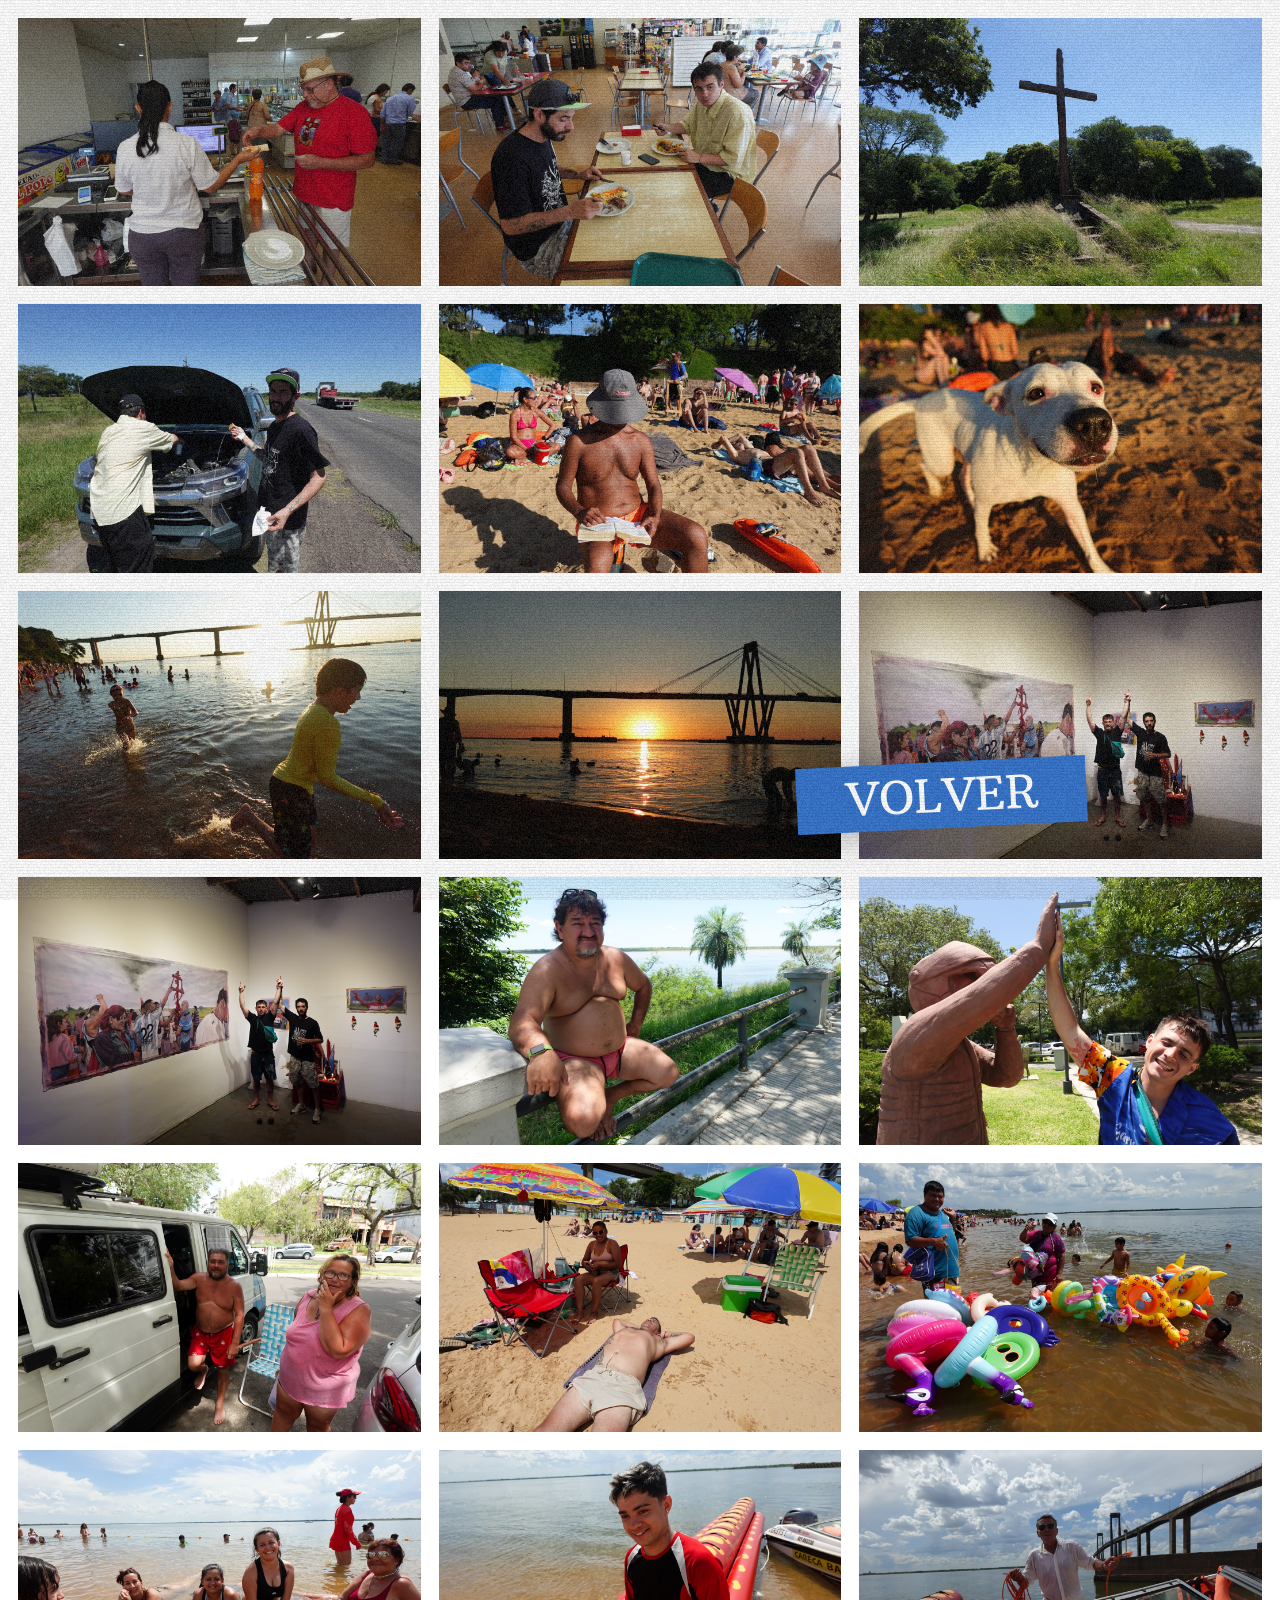
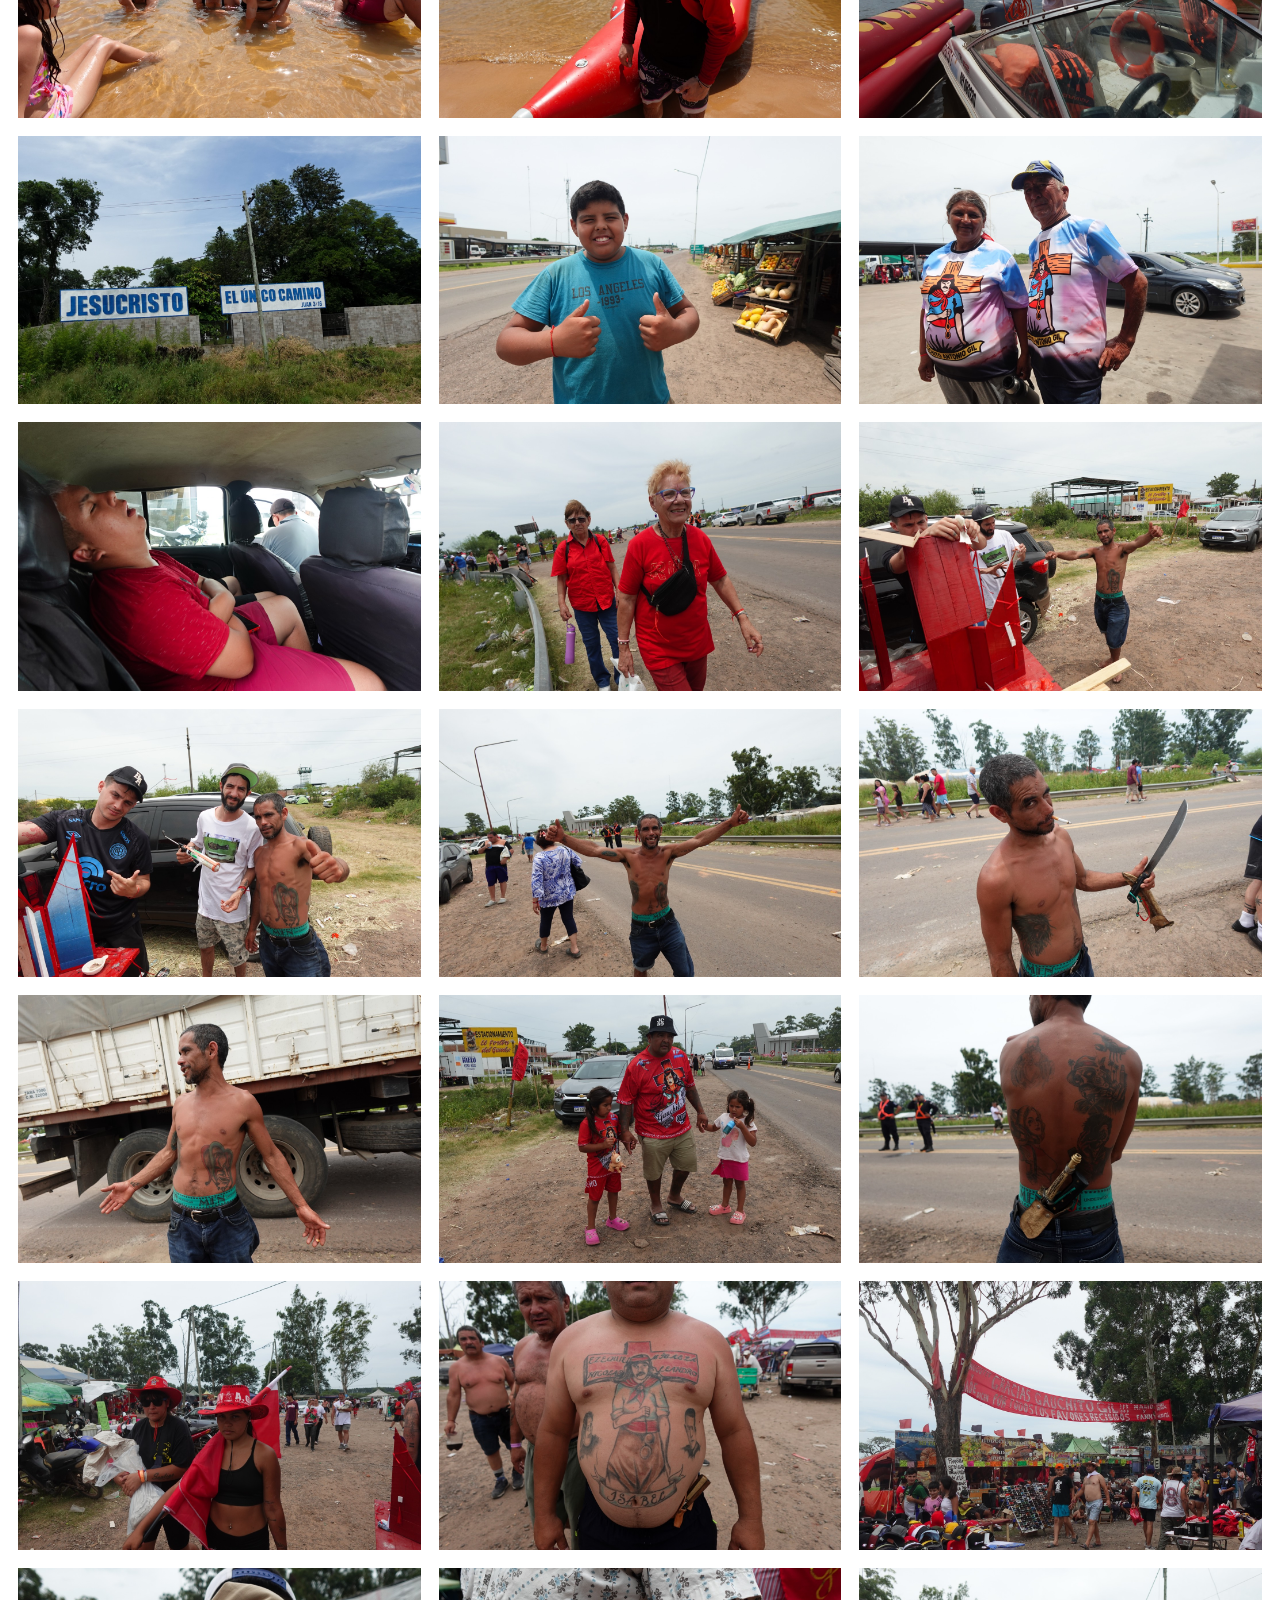
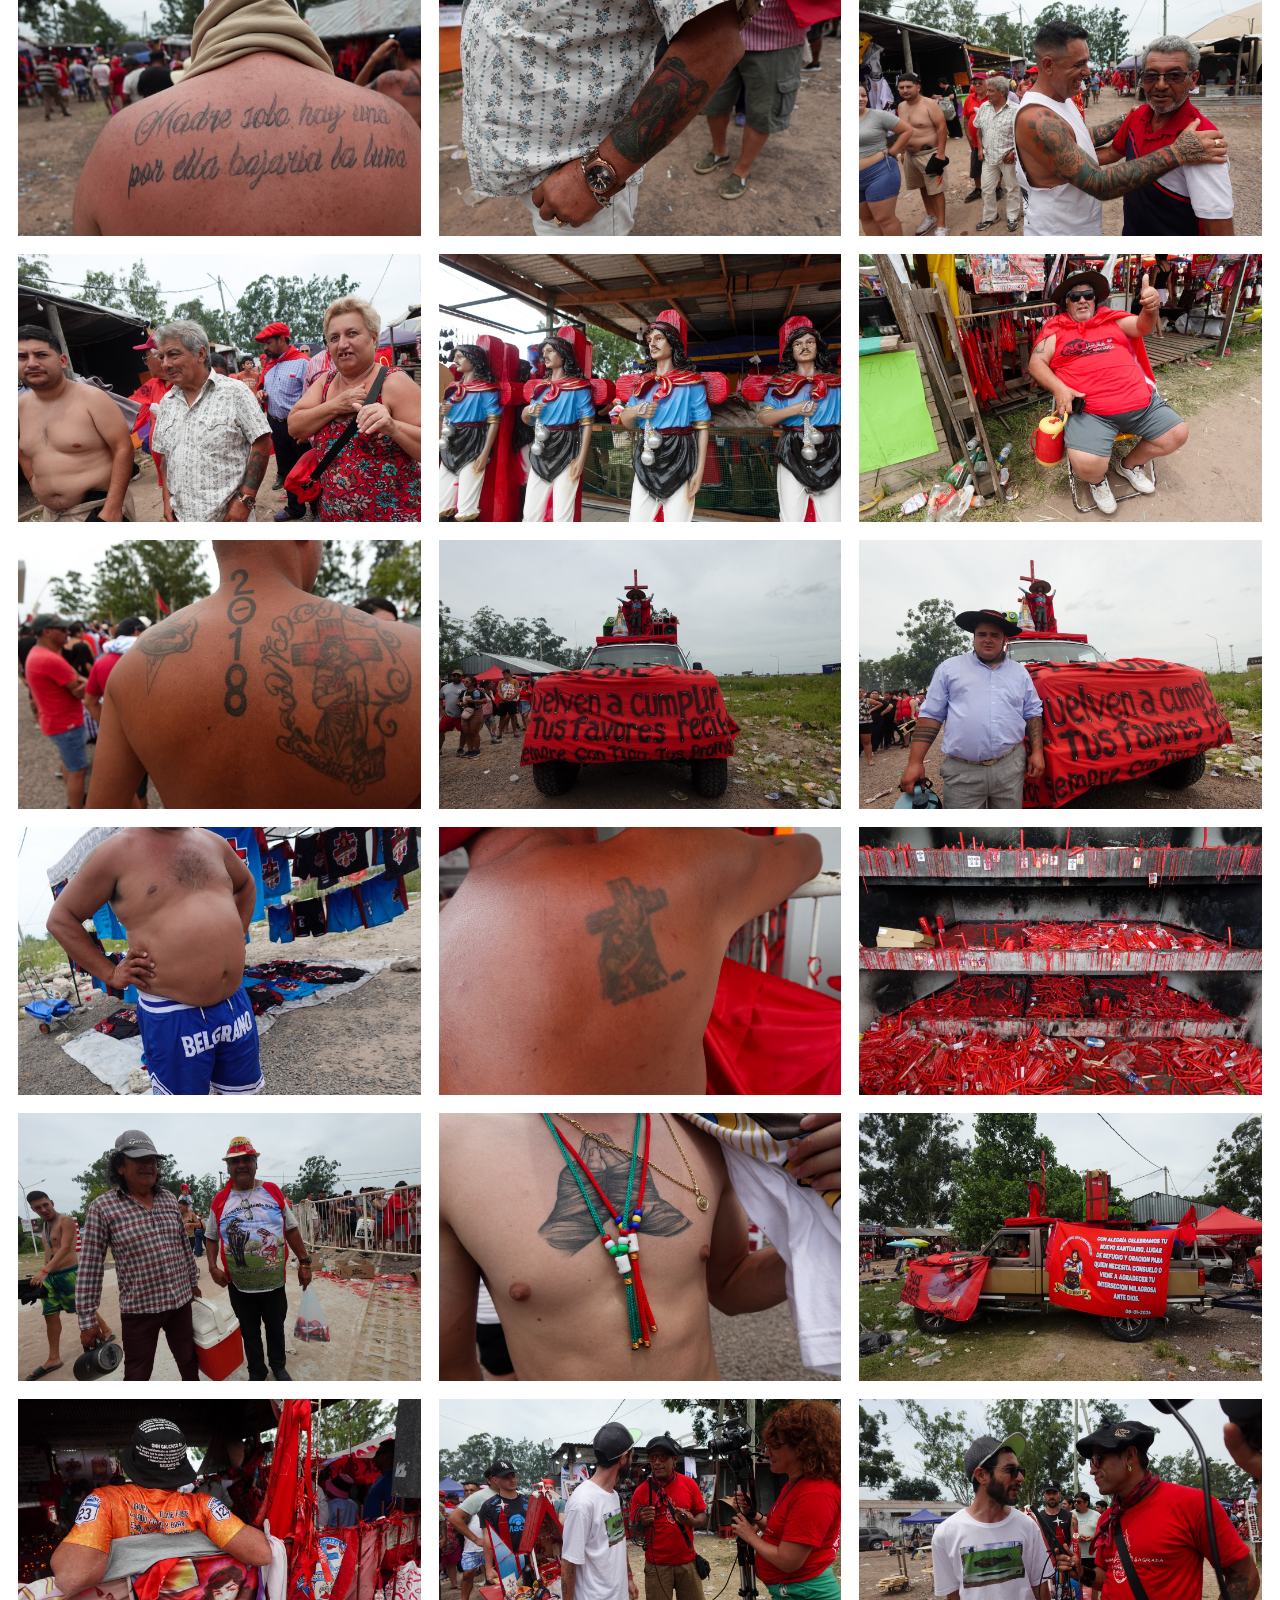
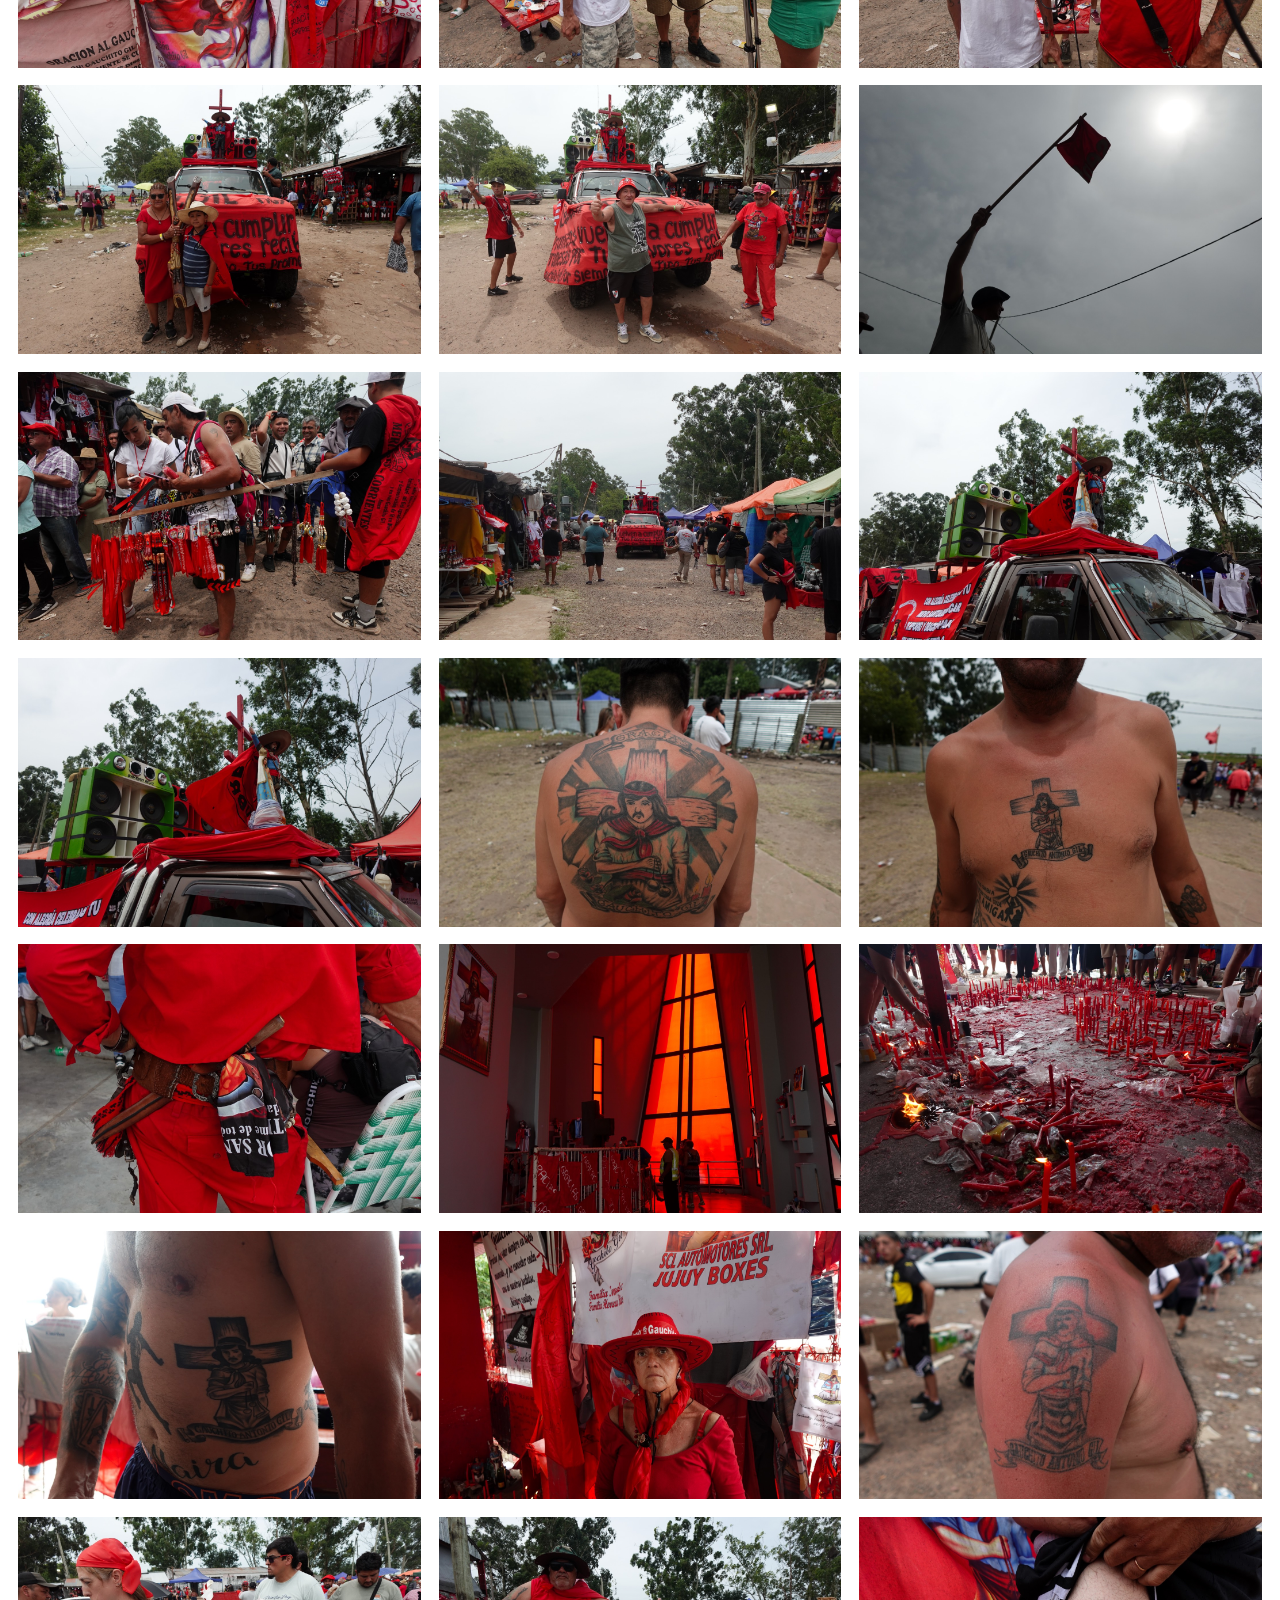
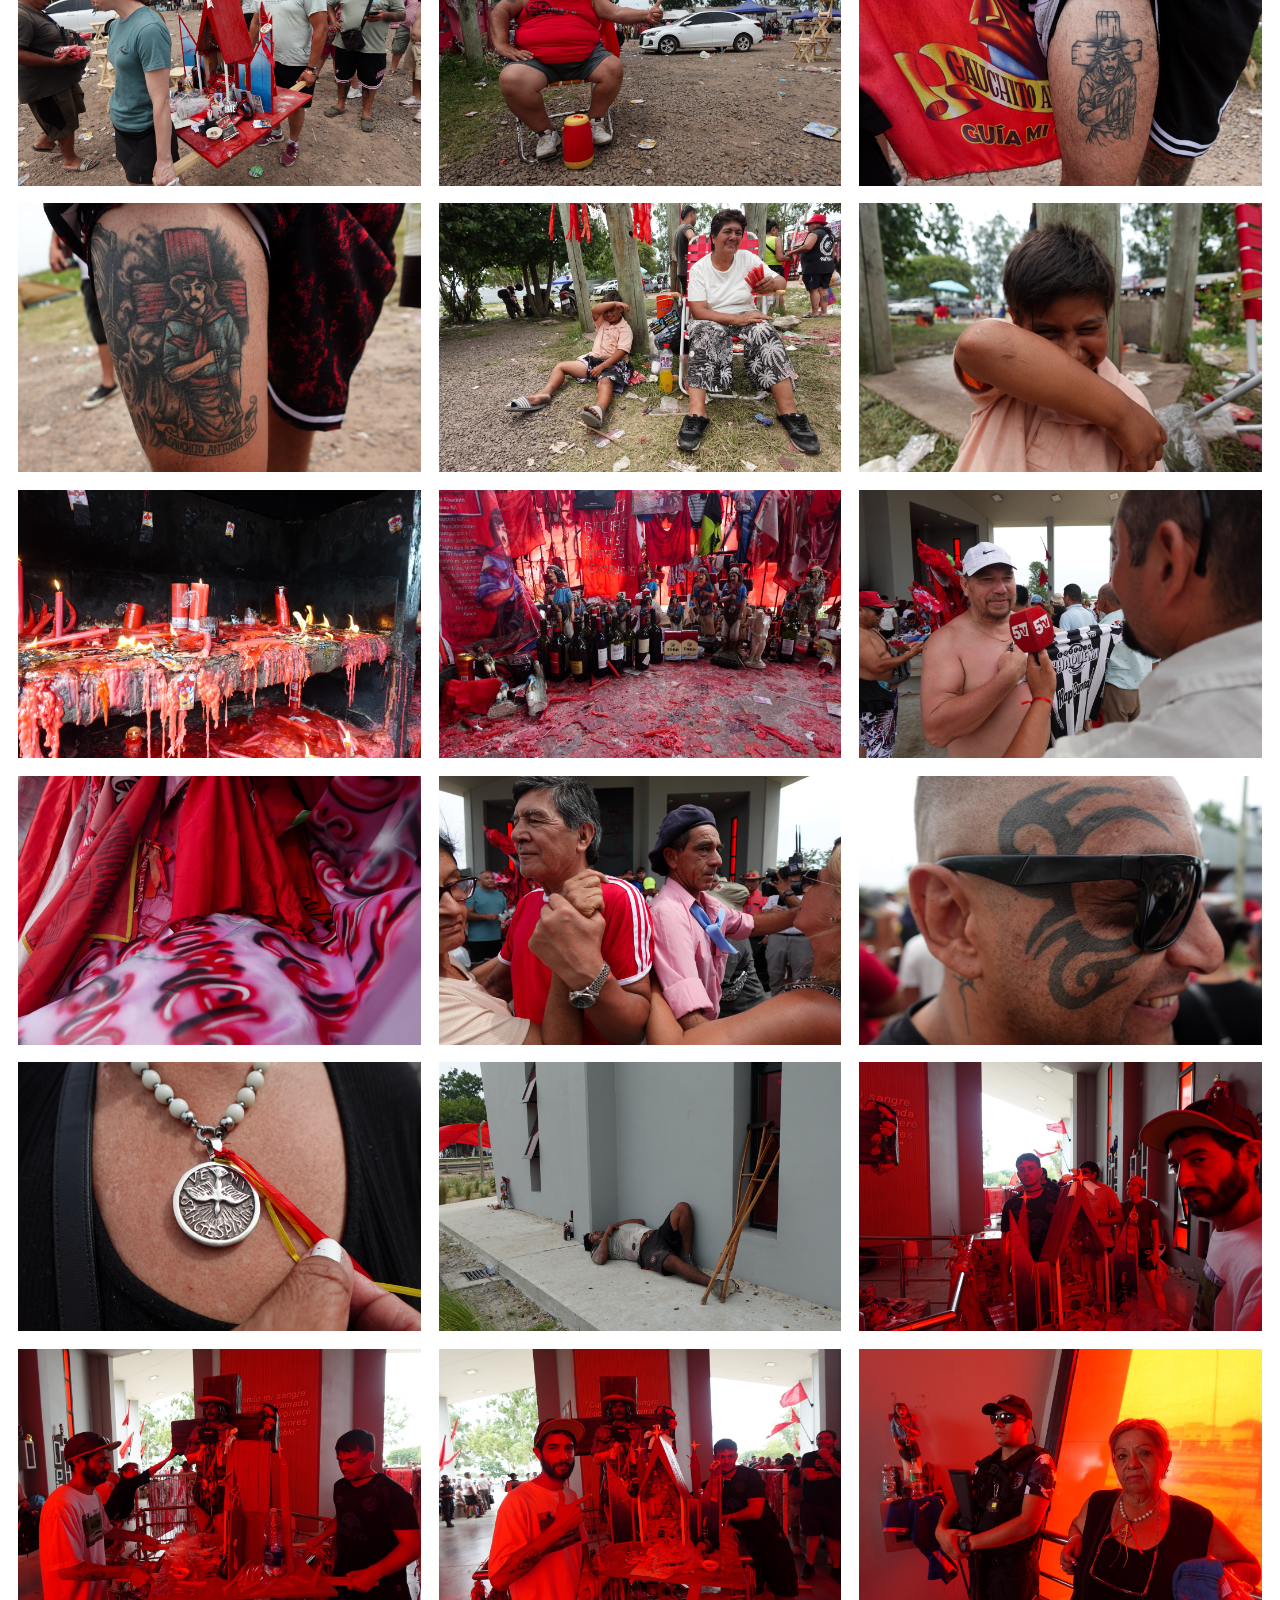
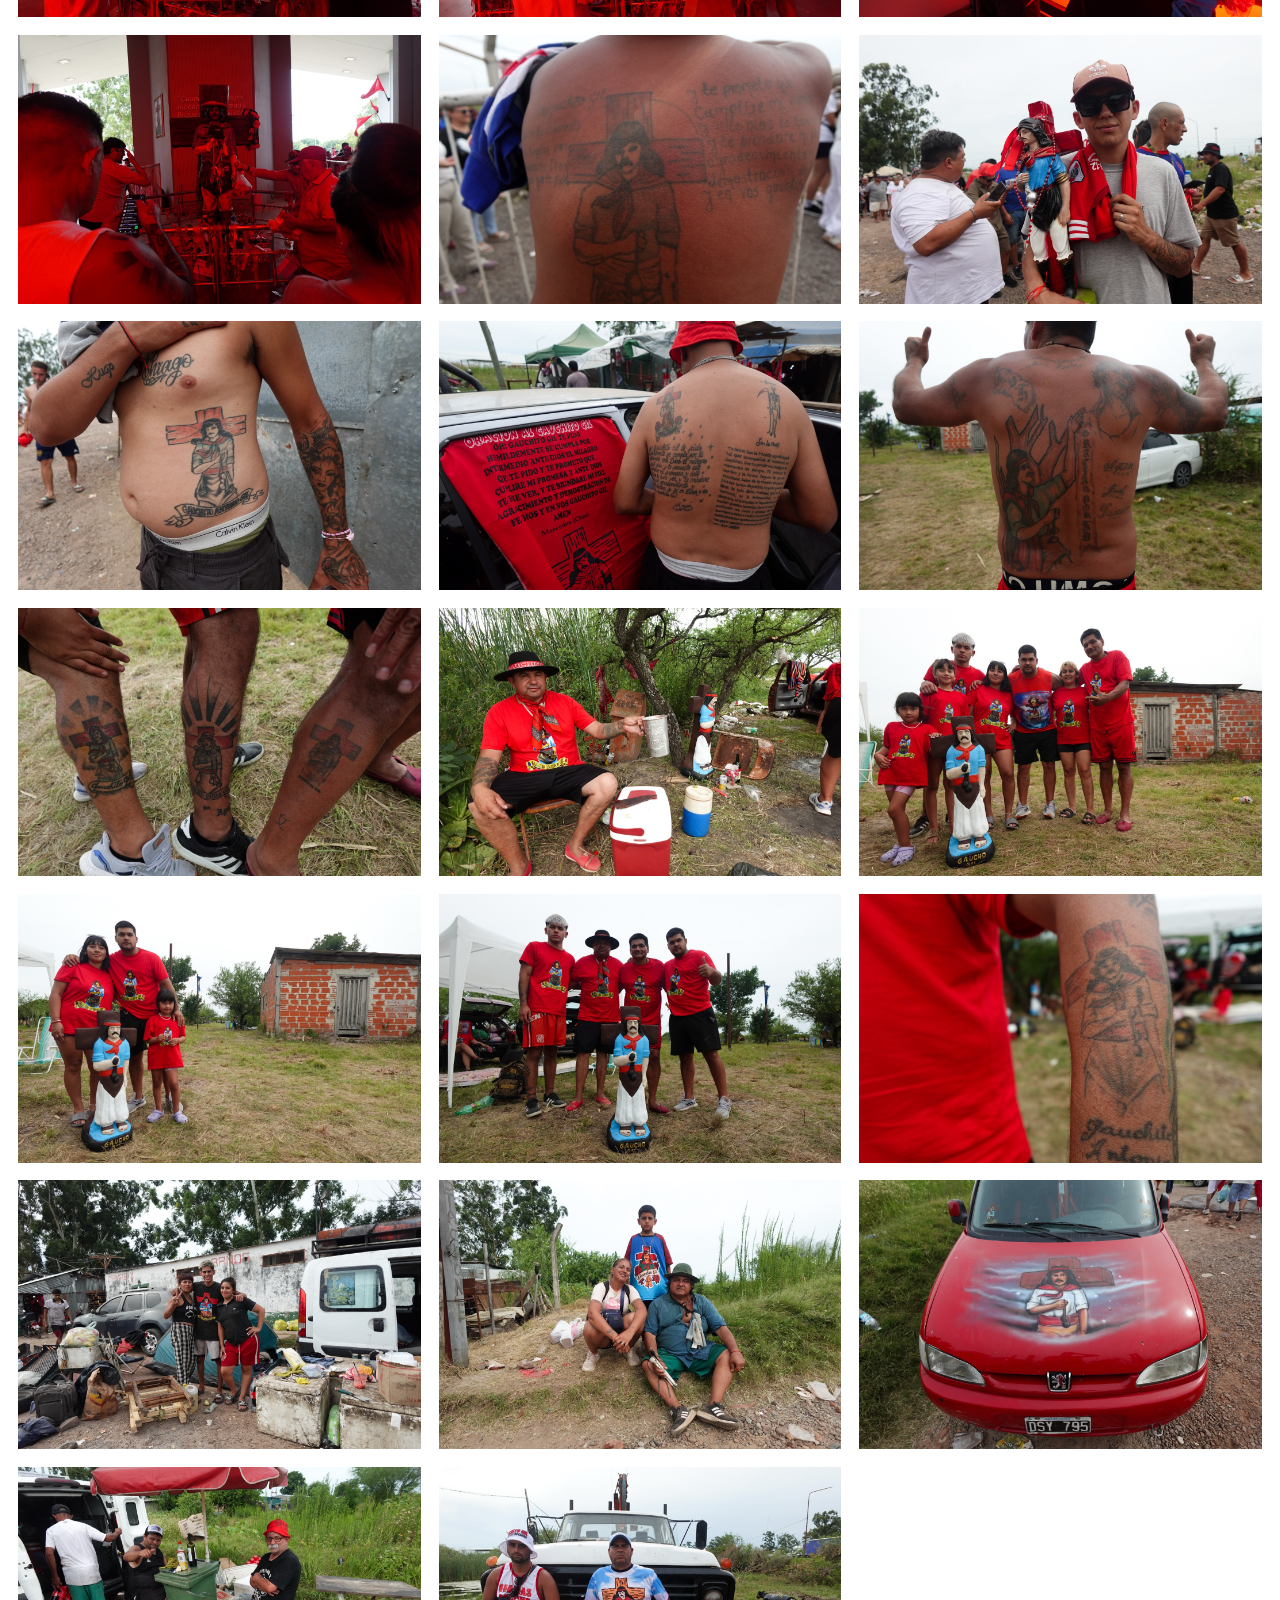
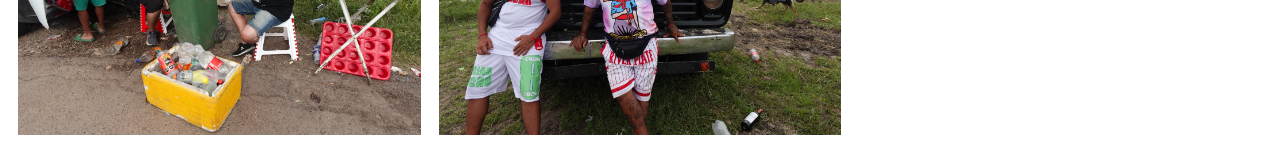
<file: gauchito.html>
<!DOCTYPE html>
<html lang="es">
<head>
  <meta charset="UTF-8" />
  <meta name="viewport" content="width=device-width, initial-scale=1.0" />
  <title>Photography — Gauchito Gil · Juan Pierazzoli</title>
  <link rel="icon" type="image/svg+xml" href="assets/favicon.svg" />
  <style>
    :root { --paper:#fff; --gap: clamp(8px, 1.4vw, 20px); }
    * { box-sizing: border-box; }
    html, body { margin: 0; background: var(--paper); }

    .gallery {
      display: grid;
      grid-template-columns: repeat(3, 1fr);
      gap: var(--gap);
      padding: var(--gap);          /* margen de la página = espacio entre fotos */
    }
    .gallery .gitem { position: relative; display: block; }
    .gallery .gitem img { width: 100%; height: auto; display: block; background: #eee; }

    /* celular: una abajo de la otra; al corte en los costados, pero
       conserva el mismo espacio vertical entre foto y foto */
    @media (max-width: 700px) {
      .gallery { grid-template-columns: 1fr; padding: 0; /* gap (vertical) se mantiene */ }
    }

    /* botón VOLVER flotante, abajo a la derecha; tamaño ~ CONTACT ME.
       Sigue al mouse en horizontal (el JS aplica el translate). */
    .gback {
      position: fixed;
      bottom: calc(clamp(22px, 5vh, 60px) + 20px);   /* 20px más arriba */
      right: clamp(48px, 15vw, 300px);                /* tirado a la derecha, un poco más al medio */
      z-index: 50;                /* debajo de las texturas (granulado/scanlines) */
      width: min(293px, 80vw);
      filter: drop-shadow(0 6px 16px rgba(0, 0, 0, .28));
      will-change: transform;
    }
    .gback svg {
      width: 100%;
      display: block;
      transition: transform .15s ease;
    }
    .gback:hover svg { transform: scale(1.05) rotate(-1.5deg); }
    .gback #volverBg { transition: fill .2s ease; }   /* cambia de color en hover */

    /* misma textura tipo TV que el resto del sitio */
    .scanlines {
      position: fixed; inset: 0; pointer-events: none; z-index: 9998;
      background: repeating-linear-gradient(to bottom,
        rgba(0,0,0,.05) 0px, rgba(0,0,0,.05) 1px, transparent 1px, transparent 3px);
    }
    /* granulado animado, por encima de todo (igual que el main) */
    .grain {
      position: fixed; inset: 0; width: 100%; height: 100%;
      pointer-events: none; z-index: 9999; opacity: 0.08;
    }
  </style>
</head>
<body>
  <div class="gallery" id="gallery"></div>

  <a class="gback" href="index.html" aria-label="Volver"><svg class="volver-svg" xmlns="http://www.w3.org/2000/svg" viewBox="0 0 390.14 106.88">
  
  <g id="TYPE">
    <g>
      <rect id="volverBg" fill="#3070c9" x="1.92" y="9.39" width="386.29" height="88.09" transform="translate(-2.38 9.61) rotate(-2.8)"/>
      <g>
        <path fill="#fff" d="M71.65,43.74c-.59-1.24-1.23-2.06-1.9-2.47s-1.96-.57-3.85-.48l-.16-3.25,18.58-.91.16,3.25c-2.62.13-4.16.39-4.62.78s-.66.78-.61,1.19c.05.4.21.9.47,1.51l12.52,28.66,9.75-29.75c.4-1.21.22-2.03-.54-2.48-.75-.45-2.47-.61-5.15-.48l-.16-3.25,16.18-.79.16,3.25c-1.64.08-2.86.39-3.66.92-.8.53-1.41,1.39-1.83,2.58l-13.53,38.65-3.88.19-17.95-37.11Z"/>
        <path fill="#fff" d="M114.4,57.39c-.18-3.75.23-7.1,1.23-10.07s2.42-5.44,4.26-7.43c3.62-3.91,8.39-6.02,14.31-6.31s10.87,1.31,14.85,4.79c4.42,3.84,6.81,9.44,7.17,16.82.36,7.38-1.3,13.14-4.98,17.28-3.68,4.14-8.62,6.37-14.81,6.67s-11.3-1.45-15.38-5.27c-4.08-3.81-6.3-9.31-6.65-16.49ZM136.34,75.3c3.45-.17,6.29-1.59,8.51-4.27,2.8-3.38,4.04-8.37,3.71-14.98-.32-6.61-1.82-11.41-4.5-14.4-2.68-2.99-5.93-4.4-9.76-4.21s-6.87,1.89-9.19,5.12c-2.32,3.23-3.33,7.95-3.03,14.16.44,8.93,3.17,14.7,8.2,17.3,1.85.96,3.86,1.38,6.05,1.28Z"/>
        <path fill="#fff" d="M161.6,74.06c1.87-.09,3.09-.33,3.64-.73.55-.39.9-.8,1.04-1.22.14-.42.19-.93.16-1.52l-1.57-31.42c-.06-1.28-.32-2.07-.77-2.36-.82-.51-2.27-.72-4.36-.62l-.16-3.25,16.66-.82.16,3.25c-1.87.09-3.09.33-3.64.73-.55.39-.9.8-1.04,1.22-.14.42-.19.93-.16,1.52l1.69,34.47,10.21-.5c3.16-.15,5.24-1.99,6.26-5.5l1.02-3.4,4.08-.17-1.46,12.02-31.6,1.55-.16-3.25Z"/>
        <path fill="#fff" d="M199.79,37.46c-.59-1.24-1.23-2.06-1.9-2.47s-1.96-.57-3.85-.48l-.16-3.25,18.58-.91.16,3.25c-2.62.13-4.16.39-4.62.78s-.66.78-.61,1.19c.05.4.21.9.47,1.51l12.52,28.66,9.75-29.75c.4-1.21.22-2.03-.54-2.48-.75-.45-2.47-.61-5.15-.48l-.16-3.25,16.18-.79.16,3.25c-1.64.08-2.86.39-3.66.92-.8.53-1.41,1.39-1.83,2.58l-13.53,38.65-3.88.19-17.95-37.11Z"/>
        <path fill="#fff" d="M243.26,70.06c1.91-.09,3.14-.33,3.67-.71s.87-.78,1.01-1.19c.14-.41.19-.91.16-1.51l-1.54-31.48c-.06-1.22-.47-2.05-1.22-2.48-.75-.43-2.06-.6-3.91-.51l-.16-3.25,32.19-1.58,1.68,10.68-4.29.24-.96-3.3c-.47-1.58-.93-2.56-1.36-2.96-.77-.69-2.02-1-3.75-.91l-11.72.57.84,17.22,5.74-.28c2.23-.11,3.59-.32,4.08-.64.49-.32.81-.76.97-1.32.16-.56.21-1.36.16-2.41l3.85-.19.56,11.45-3.85.19c-.09-1.83-.51-2.96-1.25-3.36s-2.2-.56-4.37-.45l-5.74.28.85,17.34,12.57-.62c2.29-.11,3.77-.96,4.44-2.53.21-.49.43-.99.64-1.51l1.15-3.7,4.29-.21-.63,10.74-33.96,1.66-.16-3.25Z"/>
        <path fill="#fff" d="M318.74,65.95c1.54-.08,2.22-1.89,2.05-5.44l2.84-.14c.25.7.39,1.32.42,1.85s.04,1.11.06,1.73c.01.62-.19,1.45-.59,2.48-.97,2.42-2.94,3.7-5.92,3.85s-5.11-.5-6.4-1.94c-1.29-1.44-2.22-2.92-2.81-4.44-.59-1.52-1.07-2.86-1.44-4.01-1.06-3.13-1.89-5.17-2.49-6.11-1.1-1.8-2.51-2.66-4.25-2.58l-6.51.32.55,11.33c.05,1.01.14,1.81.27,2.42.13.61.5,1.12,1.13,1.55s2.47.56,5.55.41l.16,3.25-18.31.9-.16-3.25c2.07-.1,3.35-.35,3.85-.74.49-.39.78-.79.86-1.21.08-.42.1-.92.07-1.52l-1.54-31.42c-.06-1.28-.32-2.07-.77-2.36-.82-.51-2.27-.72-4.36-.62l-.16-3.25,18.16-.89c9.7-.48,15.24,2.26,16.62,8.2.23.98.37,2.13.44,3.45.14,2.84-.64,5.31-2.32,7.39-1.69,2.09-4.05,3.65-7.08,4.69,2.7.68,4.79,2.71,6.26,6.1.49,1.1,1.03,2.53,1.63,4.28s1.07,2.95,1.42,3.61c.76,1.47,1.69,2.17,2.77,2.12ZM300.14,48.24c3.37-.17,5.72-1.1,7.04-2.79,1.32-1.7,1.91-4.08,1.76-7.14s-1.08-5.36-2.8-6.88-4.62-2.18-8.73-1.97l-4.79.23.92,18.88,6.6-.32Z"/>
      </g>
    </g>
  </g>
</svg></a>
  <div class="scanlines" aria-hidden="true"></div>
  <canvas class="grain" aria-hidden="true"></canvas>

  <script>
    (function () {
      const N = 101;
      const g = document.getElementById("gallery");
      const frag = document.createDocumentFragment();

      for (let i = 1; i <= N; i++) {
        const item = document.createElement("div");
        item.className = "gitem";

        const im = document.createElement("img");
        im.src = "assets/works/gauchito/" + String(i).padStart(3, "0") + ".jpg";
        im.loading = "lazy";
        im.alt = "Gauchito Gil — foto " + i;

        item.appendChild(im);
        frag.appendChild(item);
      }
      g.appendChild(frag);
    })();

    /* El botón VOLVER sigue al mouse (2D, sólo horizontal, poco movimiento). */
    (function () {
      const btn = document.querySelector(".gback");
      if (!btn) return;
      if (window.matchMedia("(prefers-reduced-motion: reduce)").matches) return;
      const MAX = 16;          // px máximo a cada lado (poco movimiento)
      const EASE = 0.12;       // suavizado/lag
      let tx = 0, ty = 0, cx = 0, cy = 0;
      window.addEventListener("mousemove", (e) => {
        tx = e.clientX / window.innerWidth - 0.5;
        ty = e.clientY / window.innerHeight - 0.5;
      }, { passive: true });
      window.addEventListener("mouseleave", () => { tx = 0; ty = 0; });
      function frame() {
        cx += (tx - cx) * EASE;
        cy += (ty - cy) * EASE;
        btn.style.transform =
          "translate(" + (cx * MAX * 2).toFixed(2) + "px," + (cy * MAX * 2).toFixed(2) + "px)";
        requestAnimationFrame(frame);
      }
      requestAnimationFrame(frame);

      /* en hover: color random de la paleta de trabajos, SIN el azul */
      const rect = document.getElementById("volverBg");
      const COLORS = [
        "hsl(320, 61%, 49%)", // magenta
        "hsl(140, 61%, 49%)", // verde
        "hsl(35, 61%, 49%)",  // naranja
        "hsl(270, 61%, 49%)", // violeta
        "hsl(178, 61%, 49%)", // turquesa
      ];
      btn.addEventListener("mouseenter", () => {
        rect.setAttribute("fill", COLORS[(Math.random() * COLORS.length) | 0]);
      });
      btn.addEventListener("mouseleave", () => {
        rect.setAttribute("fill", "#3070c9");   // vuelve al azul
      });
    })();

    /* Granulado (film grain) en movimiento, igual que el main. */
    (function filmGrain() {
      const canvas = document.querySelector("canvas.grain");
      if (!canvas) return;
      const ctx = canvas.getContext("2d");
      const TILE = 256;
      const tile = document.createElement("canvas");
      tile.width = tile.height = TILE;
      const tctx = tile.getContext("2d");
      function resize() { canvas.width = window.innerWidth; canvas.height = window.innerHeight; }
      resize();
      window.addEventListener("resize", resize, { passive: true });
      function makeNoise() {
        const img = tctx.createImageData(TILE, TILE);
        const d = img.data;
        for (let i = 0; i < d.length; i += 4) {
          const v = (Math.random() * 255) | 0;
          d[i] = d[i + 1] = d[i + 2] = v; d[i + 3] = 255;
        }
        tctx.putImageData(img, 0, 0);
      }
      function paint() {
        makeNoise();
        const pattern = ctx.createPattern(tile, "repeat");
        ctx.save();
        ctx.fillStyle = pattern;
        ctx.translate(-((Math.random() * TILE) | 0), -((Math.random() * TILE) | 0));
        ctx.fillRect(0, 0, canvas.width + TILE, canvas.height + TILE);
        ctx.restore();
      }
      if (window.matchMedia("(prefers-reduced-motion: reduce)").matches) { paint(); return; }
      let last = 0;
      function loop(t) {
        if (t - last > 45) { paint(); last = t; }
        requestAnimationFrame(loop);
      }
      requestAnimationFrame(loop);
    })();
  </script>
</body>
</html>
</file>
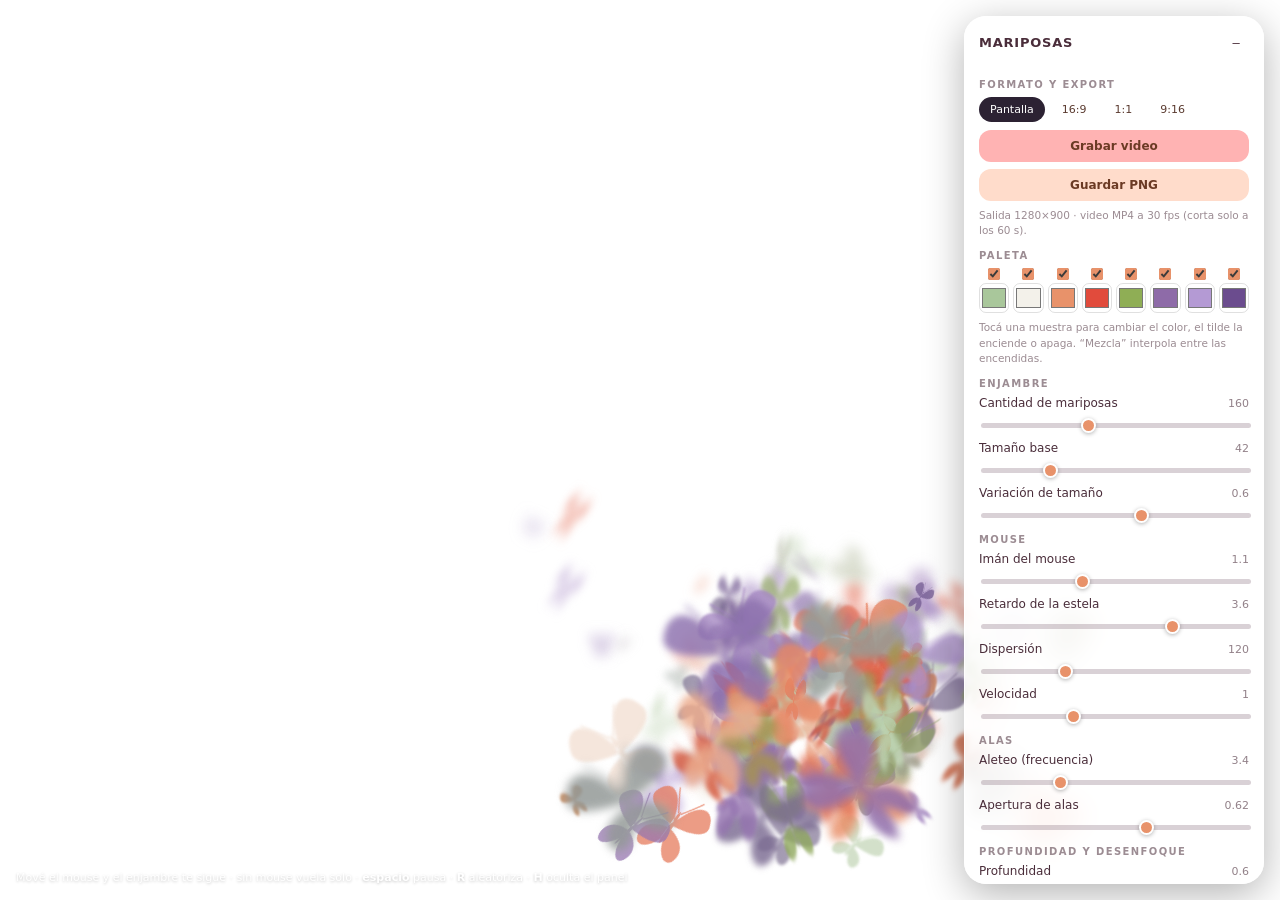
<file: mariposas.html>
<!DOCTYPE html>
<html lang="es">
<head>
<meta charset="UTF-8" />
<meta name="viewport" content="width=device-width, initial-scale=1.0" />
<title>Mariposas — Juan Pierazzoli</title>
<link rel="icon" type="image/svg+xml" href="assets/favicon.svg" />
<meta name="description" content="Generador de enjambres de mariposas que siguen al mouse, con profundidad de campo y paleta editable. Export a PNG y video con canal alfa." />
<style>
  * { box-sizing: border-box; }

  html, body {
    margin: 0;
    padding: 0;
    height: 100%;
    background: #14101a;
    overflow: hidden;
    font-family: ui-rounded, "Avenir Next", "Segoe UI", system-ui, sans-serif;
    color: #4a2d3a;
  }

  /* ===== Escenario (recorta la escena al formato elegido) ===== */
  .escenario {
    position: fixed;
    overflow: hidden;
    background: #ffffff;
    transition: box-shadow 0.25s ease;
  }
  .escenario.is-encuadrado { box-shadow: 0 20px 70px rgba(0, 0, 0, 0.55); }

  /* damero: se ve solo en pantalla, marca que el fondo es transparente */
  .escenario.is-transparente {
    background-color: #fbfbfd;
    background-image:
      linear-gradient(45deg, #e3e3ec 25%, transparent 25%, transparent 75%, #e3e3ec 75%),
      linear-gradient(45deg, #e3e3ec 25%, transparent 25%, transparent 75%, #e3e3ec 75%);
    background-size: 24px 24px;
    background-position: 0 0, 12px 12px;
  }

  #escena {
    position: absolute;
    inset: 0;
    width: 100%;
    height: 100%;
    display: block;
  }

  /* ===== Panel de parámetros ===== */
  .panel {
    position: fixed;
    top: 16px;
    right: 16px;
    z-index: 4;
    width: 300px;
    max-height: calc(100vh - 32px);
    display: flex;
    flex-direction: column;
    border-radius: 22px;
    background: rgba(255, 255, 255, 0.86);
    backdrop-filter: blur(14px);
    -webkit-backdrop-filter: blur(14px);
    box-shadow: 0 10px 40px rgba(0, 0, 0, 0.3);
    border: 1px solid rgba(255, 255, 255, 0.8);
    overflow: hidden;
  }

  .panel__head {
    display: flex;
    align-items: center;
    justify-content: space-between;
    gap: 8px;
    padding: 12px 14px;
    cursor: pointer;
    user-select: none;
  }
  .panel__title {
    margin: 0;
    font-size: 13px;
    font-weight: 700;
    letter-spacing: 0.06em;
    text-transform: uppercase;
  }
  .panel__toggle {
    border: 0;
    background: rgba(255, 255, 255, 0.7);
    color: inherit;
    width: 26px;
    height: 26px;
    border-radius: 50%;
    font-size: 13px;
    line-height: 1;
    cursor: pointer;
  }

  .panel__body { overflow-y: auto; padding: 0 14px 14px; }
  .panel.is-cerrado .panel__body { display: none; }

  .grupo { margin-top: 12px; }
  .grupo__titulo {
    margin: 0 0 7px;
    font-size: 10px;
    font-weight: 700;
    letter-spacing: 0.14em;
    text-transform: uppercase;
    opacity: 0.55;
  }

  .ctrl { margin-bottom: 9px; }
  .ctrl__fila {
    display: flex;
    align-items: baseline;
    justify-content: space-between;
    gap: 8px;
    font-size: 12px;
    margin-bottom: 3px;
  }
  .ctrl__valor { font-variant-numeric: tabular-nums; font-size: 11px; opacity: 0.6; }

  input[type="range"] {
    -webkit-appearance: none;
    appearance: none;
    width: 100%;
    height: 5px;
    border-radius: 5px;
    background: rgba(120, 90, 110, 0.28);
    outline: none;
  }
  input[type="range"]::-webkit-slider-thumb {
    -webkit-appearance: none;
    width: 15px;
    height: 15px;
    border-radius: 50%;
    background: #e8926a;
    border: 2px solid #fff;
    box-shadow: 0 1px 4px rgba(0, 0, 0, 0.3);
    cursor: pointer;
  }
  input[type="range"]::-moz-range-thumb {
    width: 13px; height: 13px; border-radius: 50%;
    background: #e8926a; border: 2px solid #fff; cursor: pointer;
  }

  input[type="color"] {
    width: 100%; height: 26px; padding: 0;
    border: 1px solid rgba(255, 255, 255, 0.9);
    border-radius: 8px; background: none; cursor: pointer;
  }

  /* ===== Paleta: 8 muestras con on/off y color editable ===== */
  .paleta {
    display: grid;
    grid-template-columns: repeat(8, 1fr);
    gap: 4px;
  }
  .muestra { display: flex; flex-direction: column; align-items: center; gap: 3px; }
  .muestra input[type="color"] {
    height: 30px;
    border-radius: 7px;
    border: 1px solid rgba(0, 0, 0, 0.12);
    transition: opacity 0.15s ease, filter 0.15s ease;
  }
  .muestra.is-apagada input[type="color"] { opacity: 0.2; filter: grayscale(1); }
  .muestra input[type="checkbox"] { margin: 0; width: 12px; height: 12px; accent-color: #e8926a; cursor: pointer; }

  .check { display: flex; align-items: center; gap: 7px; font-size: 12px; cursor: pointer; }
  .check input { accent-color: #e8926a; width: 15px; height: 15px; }

  .fila-botones { display: flex; flex-wrap: wrap; gap: 6px; }
  .fila-botones[hidden] { display: none; }   /* [hidden] pierde contra la clase */

  .chip {
    border: 0;
    border-radius: 999px;
    padding: 6px 11px;
    font: inherit;
    font-size: 11px;
    background: rgba(255, 255, 255, 0.9);
    color: #5a3a2f;
    cursor: pointer;
    transition: background 0.15s ease;
  }
  .chip:hover { background: #ffe8dc; }
  .chip.is-activo { background: #2c2233; color: #fff; }
  .chip__punto {
    display: inline-block;
    width: 8px; height: 8px;
    border-radius: 50%;
    margin-right: 5px;
    vertical-align: -1px;
  }

  .botones { display: grid; grid-template-columns: 1fr 1fr; gap: 7px; margin-top: 8px; }
  .btn {
    border: 0; border-radius: 12px; padding: 9px 8px;
    font: inherit; font-size: 12px; font-weight: 600;
    background: #ffdccb; color: #6b3a24; cursor: pointer;
    transition: transform 0.12s ease, background 0.2s ease;
  }
  .btn:hover { background: #ffcdb3; transform: translateY(-1px); }
  .btn:disabled { opacity: 0.45; cursor: default; transform: none; }
  .btn--ancho { grid-column: 1 / -1; }
  .btn--rec { background: #ffb3b3; }
  .btn--rec.is-grabando { background: #e0233a; color: #fff; }

  .nota { margin: 7px 0 0; font-size: 10.5px; line-height: 1.45; opacity: 0.55; }

  .comando {
    margin-top: 8px;
    padding: 9px 10px;
    border-radius: 10px;
    background: #2c2233;
    color: #ffe6d8;
    font-family: ui-monospace, SFMono-Regular, Menlo, monospace;
    font-size: 9.5px;
    line-height: 1.55;
    word-break: break-all;
    user-select: all;
  }
  .comando__pie { display: flex; align-items: center; gap: 8px; margin-top: 6px; }
  .comando__pie .nota { margin: 0; }

  /* ===== Indicador de grabación ===== */
  .rec {
    position: fixed;
    left: 16px; top: 16px;
    z-index: 5;
    display: none;
    align-items: center;
    gap: 7px;
    padding: 7px 13px;
    border-radius: 999px;
    background: rgba(224, 35, 58, 0.92);
    color: #fff;
    font-size: 12px;
    font-weight: 700;
    font-variant-numeric: tabular-nums;
    letter-spacing: 0.04em;
  }
  .rec.is-visible { display: flex; }
  .rec__punto {
    width: 9px; height: 9px; border-radius: 50%; background: #fff;
    animation: latir 1s ease-in-out infinite;
  }
  @keyframes latir { 50% { opacity: 0.25; } }

  .ayuda {
    position: fixed;
    left: 16px; bottom: 14px;
    z-index: 4;
    margin: 0;
    font-size: 11px;
    line-height: 1.5;
    color: #fff;
    opacity: 0.45;
    pointer-events: none;
    text-shadow: 0 1px 3px rgba(0, 0, 0, 0.5);
  }

  @media (max-width: 680px) {
    .panel { width: auto; left: 12px; right: 12px; top: 12px; }
    .panel__body { max-height: 56vh; }
    .ayuda { display: none; }
  }
</style>
</head>
<body>

  <div class="escenario" id="escenario">
    <canvas id="escena" aria-label="Enjambre generativo de mariposas que sigue al mouse"></canvas>
  </div>

  <div class="rec" id="rec"><span class="rec__punto"></span><span id="recTiempo">0:00</span></div>

  <section class="panel" id="panel">
    <header class="panel__head" id="panelHead">
      <h1 class="panel__title">Mariposas</h1>
      <button class="panel__toggle" id="panelToggle" type="button" aria-label="Contraer panel">–</button>
    </header>
    <div class="panel__body" id="panelBody"></div>
  </section>

  <p class="ayuda">
    Mové el mouse y el enjambre te sigue · sin mouse vuela solo ·
    <b>espacio</b> pausa · <b>R</b> aleatoriza · <b>H</b> oculta el panel
  </p>

<script>
/* ═══════════════════════════════════════════════════════════════════════════
   MARIPOSAS
   ---------------------------------------------------------------------------
   Enjambre de mariposas colgado de un recorrido: el mouse escribe una estela
   de posiciones y cada mariposa persigue ese recorrido con su propio retardo
   y su propia dispersión lateral. Eso es lo que arma el racimo en curva.

   Lo que hace que la imagen lea como foto y no como clipart es la PROFUNDIDAD
   DE CAMPO: cada mariposa tiene una z, y de esa z salen su escala, su alfa y
   su desenfoque. Las que están fuera del plano de foco se funden en manchas
   de color.

   El desenfoque por cuadro sería carísimo, así que cada mariposa se dibuja UNA
   vez en su propio sprite (con blur y glow ya cocidos) y después solo se hace
   drawImage. El aleteo es un escalado horizontal del sprite, que a estos
   tamaños lee igual que redibujar las alas.

   TODO lo regulable vive en PARAMETROS: agregar una entrada ahí genera sola su
   control en el panel y se lee como P.<clave>.
   ═══════════════════════════════════════════════════════════════════════════ */

const PARAMETROS = [
  {
    grupo: 'Enjambre',
    controles: [
      { clave: 'cantidad',  label: 'Cantidad de mariposas', min: 5, max: 400, paso: 1,    valor: 160 },
      { clave: 'tamano',    label: 'Tamaño base',           min: 4, max: 160, paso: 1,    valor: 42 },
      { clave: 'variacion', label: 'Variación de tamaño',   min: 0, max: 1,   paso: 0.01, valor: 0.6 }
    ]
  },
  {
    grupo: 'Mouse',
    controles: [
      { clave: 'iman',       label: 'Imán del mouse',     min: 0, max: 3,  paso: 0.05, valor: 1.1 },
      { clave: 'retardo',    label: 'Retardo de la estela', min: 0, max: 5, paso: 0.05, valor: 3.6 },
      { clave: 'dispersion', label: 'Dispersión',         min: 0, max: 400, paso: 5,   valor: 120 },
      { clave: 'velocidad',  label: 'Velocidad',          min: 0, max: 3,  paso: 0.05, valor: 1 }
    ]
  },
  {
    grupo: 'Alas',
    controles: [
      { clave: 'aleteo',   label: 'Aleteo (frecuencia)', min: 0, max: 12, paso: 0.1,  valor: 3.4 },
      { clave: 'apertura', label: 'Apertura de alas',    min: 0, max: 1,  paso: 0.01, valor: 0.62 }
    ]
  },
  {
    grupo: 'Profundidad y desenfoque',
    controles: [
      { clave: 'profundidad', label: 'Profundidad',      min: 0, max: 1,  paso: 0.01, valor: 0.6 },
      { clave: 'desenfoque',  label: 'Desenfoque máximo', min: 0, max: 40, paso: 0.5, valor: 14 },
      { clave: 'foco',        label: 'Plano de foco',    min: 0, max: 1,  paso: 0.01, valor: 0.72 }
    ]
  },
  {
    grupo: 'Color',
    controles: [
      { clave: 'mezcla',      label: 'Mezcla entre colores', min: 0, max: 1,   paso: 0.01, valor: 0.75 },
      { clave: 'saturacion',  label: 'Saturación',           min: 0, max: 200, paso: 1,    valor: 100 },
      { clave: 'luminosidad', label: 'Luminosidad',          min: -40, max: 40, paso: 1,   valor: 0 },
      { clave: 'opacidad',    label: 'Opacidad',             min: 0.05, max: 1, paso: 0.01, valor: 0.85 },
      { clave: 'fondo',       label: 'Color de fondo',       tipo: 'color', valor: '#ffffff' },
      { clave: 'sinFondo',    label: 'Sin fondo (exporta con transparencia)', tipo: 'switch', valor: false }
    ]
  },
  {
    grupo: 'Render',
    controles: [
      { clave: 'estela', label: 'Estela',        min: 0, max: 0.97, paso: 0.01, valor: 0 },
      { clave: 'brillo', label: 'Brillo (glow)', min: 0, max: 40,   paso: 1,    valor: 0 }
    ]
  }
];

/* Paleta de partida: las ocho muestras de referencia. Cada una es editable y
   se puede apagar; 'mezcla' interpola entre las que estén encendidas. */
const PALETA_INICIAL = [
  '#a9c79b', '#f3f1ea', '#e8926a', '#e14b3c',
  '#8fae55', '#8e6ba8', '#b49ad4', '#6b4c8e'
];

/* Presets: pisan solo las claves que nombran. 'paleta' reemplaza las muestras
   y enciende exactamente esas. */
const PRESETS = {
  'Paleta': {
    paleta: PALETA_INICIAL,
    mezcla: 0.75, cantidad: 160, tamano: 42, desenfoque: 14, foco: 0.72, estela: 0
  },
  'Fuego': {
    paleta: ['#ff9d2e', '#ff7a1a', '#f5451f', '#e02b12', '#ffd400', '#ffe95c', '#ff6b3d', '#c81f0a'],
    mezcla: 0.85, cantidad: 240, tamano: 46, variacion: 0.7,
    desenfoque: 18, foco: 0.78, profundidad: 0.7, opacidad: 0.88, estela: 0, brillo: 0
  },
  'Fantasma': {
    cantidad: 90, tamano: 120, variacion: 0.8,
    desenfoque: 34, foco: 0.95, profundidad: 0.9,
    opacidad: 0.28, estela: 0.9, brillo: 18, velocidad: 0.5, aleteo: 1.4
  },
  'Enjambre': {
    cantidad: 380, tamano: 16, variacion: 0.5,
    desenfoque: 8, foco: 0.6, dispersion: 200, retardo: 3.2, aleteo: 6, velocidad: 1.6
  },
  'Cardumen': {
    cantidad: 40, tamano: 110, variacion: 0.3,
    desenfoque: 10, foco: 0.5, dispersion: 60, retardo: 1.2, iman: 1.8, aleteo: 2.2
  },
  'Neón': {
    paleta: ['#00e5ff', '#7c4dff', '#ff2d95', '#00ffa3', '#ffe600', '#ff6d00', '#b388ff', '#00b8d4'],
    mezcla: 0.4, fondo: '#0b0a14', cantidad: 200, tamano: 34,
    brillo: 26, estela: 0.88, opacidad: 0.8, desenfoque: 16
  }
};

/* Formatos de encuadre y export. 'Pantalla' usa toda la ventana. */
const FORMATOS = {
  'Pantalla': { ratio: null,   ancho: 0,    alto: 0 },
  '16:9':     { ratio: 16 / 9, ancho: 1920, alto: 1080 },
  '1:1':      { ratio: 1,      ancho: 1080, alto: 1080 },
  '9:16':     { ratio: 9 / 16, ancho: 1080, alto: 1920 }
};

/* Con 'sin fondo' el archivo sale sin el color de fondo. Qué queda en su lugar
   lo decide el matte: transparencia real (WebM VP9 / PNG) o un color plano
   para cromar en el editor. */
const MATTES = {
  'Transparente': null,
  'Verde':        '#00b140',
  'Magenta':      '#ff00ff',
  'Negro':        '#000000'
};

/* ═══════════════════ Estado ═══════════════════ */

const P = {};
const DEFECTOS = {};
PARAMETROS.forEach(g => g.controles.forEach(c => { P[c.clave] = c.valor; DEFECTOS[c.clave] = c.valor; }));

const paleta = PALETA_INICIAL.map(color => ({ color, activo: true }));

const escenario = document.getElementById('escenario');
const escena = document.getElementById('escena');
const ctx = escena.getContext('2d');

let W = 0, H = 0, DPR = 1;
let formato = 'Pantalla';
let matte = 'Transparente';
let mariposas = [];
let tiempo = 0;
let pausado = false;
let mouse = { x: -9999, y: -9999, activo: false, ultimo: -99 };

/* ═══════════════════ Utilidades ═══════════════════ */

const azar  = (a, b) => a + Math.random() * (b - a);
const clamp = (v, a, b) => Math.min(b, Math.max(a, v));
const mezclar = (a, b, t) => a + (b - a) * t;

/* redondea al paso del slider y limpia la basura de coma flotante */
function alPaso(v, paso) {
  const dec = (String(paso).split('.')[1] || '').length;
  return parseFloat((Math.round(v / paso) * paso).toFixed(dec));
}

function hexARgb(hex) {
  const h = hex.replace('#', '');
  const n = h.length === 3
    ? h.split('').map(c => c + c).join('')
    : h;
  return {
    r: parseInt(n.slice(0, 2), 16),
    g: parseInt(n.slice(2, 4), 16),
    b: parseInt(n.slice(4, 6), 16)
  };
}

/* RGB → HSL, para poder correr saturación y luminosidad sin perder el matiz
   original de la muestra. */
function rgbAHsl(r, g, b) {
  r /= 255; g /= 255; b /= 255;
  const max = Math.max(r, g, b), min = Math.min(r, g, b);
  const l = (max + min) / 2;
  let h = 0, s = 0;
  if (max !== min) {
    const d = max - min;
    s = l > 0.5 ? d / (2 - max - min) : d / (max + min);
    if (max === r)      h = ((g - b) / d + (g < b ? 6 : 0));
    else if (max === g) h = ((b - r) / d + 2);
    else                h = ((r - g) / d + 4);
    h *= 60;
  }
  return { h, s: s * 100, l: l * 100 };
}

/* ═══════════════════ Color desde la paleta ═══════════════════ */

function activas() {
  const on = paleta.filter(m => m.activo);
  return on.length ? on : [paleta[0]];
}

/* Cada mariposa guarda una posición continua en la paleta (0..1). Con
   mezcla = 0 se queda con la muestra pura; con mezcla = 1 recorre el degradé
   completo entre muestra y muestra. */
function colorDe(m) {
  const lista = activas();
  const n = lista.length;
  const pos = m.paletaPos * n;
  const i = Math.min(n - 1, Math.floor(pos));
  const frac = (pos - i) * P.mezcla;

  const a = hexARgb(lista[i].color);
  const b = hexARgb(lista[(i + 1) % n].color);
  const r = mezclar(a.r, b.r, frac);
  const g = mezclar(a.g, b.g, frac);
  const bl = mezclar(a.b, b.b, frac);

  const hsl = rgbAHsl(r, g, bl);
  const s = clamp(hsl.s * (P.saturacion / 100), 0, 100);
  const l = clamp(hsl.l + P.luminosidad, 0, 100);
  return `hsl(${hsl.h.toFixed(1)} ${s.toFixed(1)}% ${l.toFixed(1)}%)`;
}

/* ═══════════════════ Recorrido (mouse o vuelo solo) ═══════════════════ */

/* Historial de posiciones a paso fijo: así "hace N segundos" es un índice y no
   una búsqueda. Guarda hasta RETARDO_MAX segundos. */
const PASO_ESTELA = 1 / 60;
const RETARDO_MAX = 5;
const LARGO_ESTELA = Math.ceil(RETARDO_MAX / PASO_ESTELA) + 2;
const estela = [];
let acumEstela = 0;

/* Sin mouse el recorrido lo escribe una curva lenta: el enjambre sigue vivo
   mientras se graba sin tener que mover la mano. */
function cursorAuto(t) {
  return {
    x: W / 2 + Math.sin(t * 0.42) * W * 0.42 + Math.sin(t * 0.19 + 1.3) * W * 0.12,
    y: H / 2 + Math.sin(t * 0.29 + 2.1) * H * 0.32 + Math.sin(t * 0.53) * H * 0.09
  };
}

function empujarEstela(dt) {
  const usaMouse = mouse.activo && (tiempo - mouse.ultimo) < 1.5;
  const p = usaMouse ? { x: mouse.x, y: mouse.y } : cursorAuto(tiempo);

  acumEstela += dt;
  let pasos = 0;
  while (acumEstela >= PASO_ESTELA && pasos < 8) {
    acumEstela -= PASO_ESTELA;
    pasos++;
    estela.unshift(p);
    if (estela.length > LARGO_ESTELA) estela.length = LARGO_ESTELA;
  }
  if (!estela.length) estela.unshift(p);
}

/* Punto del recorrido hace `seg` segundos, interpolado entre muestras. */
function puntoEstela(seg) {
  const idx = clamp(seg / PASO_ESTELA, 0, estela.length - 1);
  const i = Math.floor(idx);
  const a = estela[i];
  const b = estela[Math.min(estela.length - 1, i + 1)];
  const f = idx - i;
  return { x: mezclar(a.x, b.x, f), y: mezclar(a.y, b.y, f) };
}

/* ═══════════════════ Silueta de la mariposa ═══════════════════ */

/* Un solo path con las cuatro alas y el cuerpo: se rellena de una sola pasada
   con regla nonzero, así los solapes no duplican el alfa y la silueta queda
   pareja. R es la media envergadura en píxeles. */
function trazarMariposa(g, R, forma) {
  const { anchoSup, altoSup, anchoInf, altoInf, cintura } = forma;

  g.beginPath();
  for (const lado of [1, -1]) {
    const x = v => lado * v * R;
    const y = v => v * R;

    /* Ala superior: grande, sale hacia afuera y arriba, con la punta alta.
       El borde de abajo vuelve casi hasta el cuerpo para dejar la muesca. */
    g.moveTo(x(0.02), y(-0.12));
    g.bezierCurveTo(
      x(0.30 * anchoSup), y(-1.02 * altoSup),
      x(0.86 * anchoSup), y(-1.10 * altoSup),
      x(1.06 * anchoSup), y(-0.58 * altoSup)
    );
    g.bezierCurveTo(
      x(1.18 * anchoSup), y(-0.30 * altoSup),
      x(0.72 * anchoSup), y(-0.10 * altoSup),
      x(0.06), y(-0.02)
    );
    g.closePath();

    /* Ala inferior: bastante más chica y redonda, colgada más abajo del
       cuerpo. Esa diferencia de tamaño es lo que la separa de una flor. */
    g.moveTo(x(0.05), y(0.08));
    g.bezierCurveTo(
      x(0.48 * anchoInf), y(0.16 * altoInf),
      x(0.72 * anchoInf), y(0.42 * altoInf),
      x(0.60 * anchoInf), y(0.76 * altoInf)
    );
    g.bezierCurveTo(
      x(0.50 * anchoInf), y(1.00 * altoInf),
      x(0.18 * anchoInf), y(0.88 * altoInf),
      x(0.04), y(0.42 * altoInf)
    );
    g.closePath();
  }

  /* cuerpo: largo, que se lea el tórax y el abdomen entre las cuatro alas */
  g.moveTo(0, -0.46 * R);
  g.ellipse(0, 0.06 * R, cintura * R, 0.52 * R, 0, 0, Math.PI * 2);
  g.fill('nonzero');

  /* antenas: finitas, son las que terminan de leer "mariposa" */
  g.lineWidth = Math.max(0.5, R * 0.04);
  g.lineCap = 'round';
  g.beginPath();
  g.moveTo(-0.05 * R, -0.42 * R);
  g.quadraticCurveTo(-0.32 * R, -0.78 * R, -0.46 * R, -1.00 * R);
  g.moveTo(0.05 * R, -0.42 * R);
  g.quadraticCurveTo(0.32 * R, -0.78 * R, 0.46 * R, -1.00 * R);
  g.stroke();
}

/* ═══════════════════ Sprites ═══════════════════ */

/* Cada mariposa cocina su propio sprite: color, desenfoque y glow quedan
   pegados al bitmap y el bucle solo hace drawImage. Se rehace cuando cambia
   algo que afecte al dibujo (tamaño, color, foco, glow) o la resolución. */
function escalaZ(z) {
  /* z = 0 lejos, z = 1 cerca */
  return mezclar(1 - P.profundidad * 0.75, 1 + P.profundidad * 0.9, z);
}

function desenfoqueDe(m) {
  const dz = Math.abs(m.z - P.foco);
  return P.desenfoque * dz * (0.4 + 0.6 * escalaZ(m.z));
}

function rehacerSprite(m) {
  const R = P.tamano * m.escala * escalaZ(m.z);
  const blur = desenfoqueDe(m);
  const glow = P.brillo * (0.5 + 0.5 * escalaZ(m.z));
  const margen = blur * 3 + glow * 1.6 + 3;
  const ladoCss = R * 2.3 + margen * 2;
  const lado = Math.max(4, Math.ceil(ladoCss * DPR));

  if (!m.sprite) m.sprite = document.createElement('canvas');
  m.sprite.width = lado;
  m.sprite.height = lado;
  m.ladoCss = lado / DPR;

  const g = m.sprite.getContext('2d');
  g.setTransform(DPR, 0, 0, DPR, 0, 0);
  g.translate(m.ladoCss / 2, m.ladoCss / 2);

  const color = colorDe(m);
  g.fillStyle = color;
  g.strokeStyle = color;
  if (blur > 0.15) g.filter = `blur(${blur.toFixed(2)}px)`;
  if (glow > 0.5) { g.shadowColor = color; g.shadowBlur = glow; }

  trazarMariposa(g, R, m.forma);

  m.spriteSucio = false;
}

function ensuciarSprites() {
  mariposas.forEach(m => { m.spriteSucio = true; });
}

/* Rehacer 400 sprites en un cuadro se nota: se reparte en tandas. Al grabar se
   fuerza todo de una para que el primer cuadro salga completo. */
function procesarSprites(limite) {
  let hechos = 0;
  for (const m of mariposas) {
    if (!m.spriteSucio) continue;
    rehacerSprite(m);
    if (++hechos >= limite) break;
  }
}

/* ═══════════════════ Población ═══════════════════ */

function nuevaMariposa() {
  const z = Math.random();
  return {
    z,
    escala: azar(1 - P.variacion, 1 + P.variacion * 1.4) * 0.5,
    paletaPos: Math.random(),
    forma: {
      anchoSup: azar(0.88, 1.12),
      altoSup:  azar(0.88, 1.12),
      anchoInf: azar(0.85, 1.15),
      altoInf:  azar(0.85, 1.15),
      cintura:  azar(0.05, 0.085)
    },
    /* cada una cuelga del recorrido con su propio retardo y su propio desvío */
    retardoRel: Math.random(),
    desvio: azar(-1, 1),
    desvioY: azar(-1, 1),
    vagarFase: azar(0, Math.PI * 2),
    vagarRitmo: azar(0.3, 1.1),
    aleteoFase: azar(0, Math.PI * 2),
    aleteoRitmo: azar(0.75, 1.35),
    inclinacion: azar(-0.5, 0.5),
    x: azar(0, W), y: azar(0, H), vx: 0, vy: 0,
    sprite: null, ladoCss: 0, spriteSucio: true
  };
}

function ajustarPoblacion() {
  const n = Math.round(P.cantidad);
  while (mariposas.length < n) mariposas.push(nuevaMariposa());
  if (mariposas.length > n) mariposas.length = n;
  /* de lejos a cerca: las del fondo se dibujan primero */
  mariposas.sort((a, b) => a.z - b.z);
}

/* ═══════════════════ Simulación ═══════════════════ */

function actualizar(dt) {
  empujarEstela(dt);

  const disp = P.dispersion;
  const vel = P.velocidad;

  for (const m of mariposas) {
    /* profundidad: lo que está lejos se mueve menos, como en un paralaje */
    const k = escalaZ(m.z);

    const objetivo = puntoEstela(m.retardoRel * P.retardo);
    const vagar = tiempo * m.vagarRitmo + m.vagarFase;

    const tx = objetivo.x + m.desvio  * disp + Math.sin(vagar)       * disp * 0.35;
    const ty = objetivo.y + m.desvioY * disp * 0.7 + Math.cos(vagar * 1.3) * disp * 0.3;

    /* resorte hacia el objetivo + rozamiento: el retraso da el racimo en curva */
    const fuerza = P.iman * 6 * k;
    m.vx += (tx - m.x) * fuerza * dt;
    m.vy += (ty - m.y) * fuerza * dt;

    const roce = Math.exp(-3.2 * dt);
    m.vx *= roce;
    m.vy *= roce;

    m.x += m.vx * dt * vel;
    m.y += m.vy * dt * vel;

    /* orientación: se inclina hacia donde va, sin llegar a acostarse */
    const objAng = Math.atan2(m.vy, m.vx) + Math.PI / 2;
    const dif = Math.atan2(Math.sin(objAng - (m.ang || 0)), Math.cos(objAng - (m.ang || 0)));
    m.ang = (m.ang || 0) + dif * Math.min(1, dt * 2.5);
    m.ladeo = m.inclinacion * 0.5 + Math.sin(vagar * 0.7) * 0.12;

    m.aleteoFase += dt * P.aleteo * m.aleteoRitmo * Math.PI * 2;
  }
}

/* ═══════════════════ Dibujo ═══════════════════ */

function limpiar() {
  ctx.setTransform(DPR, 0, 0, DPR, 0, 0);
  if (P.estela <= 0) {
    ctx.clearRect(0, 0, W, H);
    if (!P.sinFondo) { ctx.fillStyle = P.fondo; ctx.fillRect(0, 0, W, H); }
    return;
  }
  const alfa = 1 - P.estela;
  if (P.sinFondo) {
    /* sin fondo no se puede "pintar encima": se le come alfa al lienzo */
    ctx.globalCompositeOperation = 'destination-out';
    ctx.fillStyle = `rgba(0,0,0,${alfa})`;
    ctx.fillRect(0, 0, W, H);
    ctx.globalCompositeOperation = 'source-over';
  } else {
    const { r, g, b } = hexARgb(P.fondo);
    ctx.fillStyle = `rgba(${r},${g},${b},${alfa})`;
    ctx.fillRect(0, 0, W, H);
  }
}

function dibujar() {
  limpiar();

  const opacBase = P.opacidad;
  for (const m of mariposas) {
    if (!m.sprite || m.spriteSucio) continue;

    const lado = m.ladoCss;
    if (m.x < -lado || m.x > W + lado || m.y < -lado || m.y > H + lado) continue;

    /* aleteo: el sprite se angosta como si las alas se cerraran de canto */
    const ciclo = (1 + Math.cos(m.aleteoFase)) / 2;
    const abre = 1 - P.apertura * (1 - ciclo);

    /* las lejanas pierden algo de alfa: es lo que separa los planos */
    const alfaZ = mezclar(0.55, 1, m.z);

    ctx.globalAlpha = clamp(opacBase * alfaZ, 0, 1);
    ctx.setTransform(DPR, 0, 0, DPR, 0, 0);
    ctx.translate(m.x, m.y);
    ctx.rotate(m.ang * 0.25 + m.ladeo);
    ctx.scale(abre, 1);
    ctx.drawImage(m.sprite, -lado / 2, -lado / 2, lado, lado);
  }

  ctx.setTransform(DPR, 0, 0, DPR, 0, 0);
  ctx.globalAlpha = 1;
}

/* ═══════════════════ Bucle ═══════════════════ */

let ultimoCuadro = 0;

function bucle(ahora) {
  requestAnimationFrame(bucle);
  if (!ultimoCuadro) ultimoCuadro = ahora;
  const dt = Math.min(0.05, (ahora - ultimoCuadro) / 1000);
  ultimoCuadro = ahora;

  procesarSprites(grabando ? 400 : 40);

  if (!pausado) {
    tiempo += dt;
    actualizar(dt);
  }
  dibujar();
  if (grabando) volcarCuadro();
}

/* ═══════════════════ Encuadre y lienzo ═══════════════════ */

/* Con formato fijo el escenario deja de ser la ventana entera: es una caja
   centrada con esa proporción y la simulación corre adentro. Lo que se ve es
   exactamente lo que se exporta. */
function redimensionar() {
  const f = FORMATOS[formato];
  const antesW = W, antesH = H;
  const dispW = window.innerWidth, dispH = window.innerHeight;
  let bw = dispW, bh = dispH, bx = 0, by = 0;

  if (f.ratio) {
    const margen = dispW < 680 ? 12 : 34;
    const dispoW = dispW - margen * 2, dispoH = dispH - margen * 2;
    bw = Math.min(dispoW, dispoH * f.ratio);
    bh = bw / f.ratio;
    bx = (dispW - bw) / 2;
    by = (dispH - bh) / 2;
  }

  escenario.classList.toggle('is-encuadrado', !!f.ratio);
  escenario.style.left   = `${bx}px`;
  escenario.style.top    = `${by}px`;
  escenario.style.width  = `${bw}px`;
  escenario.style.height = `${bh}px`;

  W = Math.round(bw);
  H = Math.round(bh);

  if (mariposas.length && antesW > 0 && antesH > 0) {
    const kx = W / antesW, ky = H / antesH;
    mariposas.forEach(m => { m.x *= kx; m.y *= ky; });
  }
  estela.length = 0;

  const antesDPR = DPR;
  /* al grabar se sube la resolución interna para que el video salga nítido
     sin cambiar nada de lo que se ve en pantalla */
  DPR = grabando
    ? destino().ancho / W
    : Math.min(window.devicePixelRatio || 1, 2);

  escena.width  = Math.round(W * DPR);
  escena.height = Math.round(H * DPR);
  ctx.setTransform(DPR, 0, 0, DPR, 0, 0);

  /* los sprites están en píxeles de dispositivo: si cambia el DPR, se rehacen */
  if (Math.abs(antesDPR - DPR) > 0.001) ensuciarSprites();
}

function ponerFormato(nombre) {
  if (grabando) return;
  formato = nombre;
  document.querySelectorAll('[data-formato]').forEach(b => {
    b.classList.toggle('is-activo', b.dataset.formato === nombre);
  });
  redimensionar();
  actualizarNota();
}

/* ═══════════════════ Export (PNG y video) ═══════════════════ */

/* Tamaño real de salida: el del formato, o la ventana redondeada a par
   (los códecs de video piden dimensiones pares). */
function destino() {
  const f = FORMATOS[formato];
  if (f.ratio) return { ancho: f.ancho, alto: f.alto };
  const escala = Math.min(2, window.devicePixelRatio || 1);
  return {
    ancho: Math.round(W * escala / 2) * 2,
    alto:  Math.round(H * escala / 2) * 2
  };
}

function componer(g, ancho, alto) {
  const color = P.sinFondo ? MATTES[matte] : P.fondo;
  g.setTransform(1, 0, 0, 1, 0, 0);
  g.clearRect(0, 0, ancho, alto);
  if (color) { g.fillStyle = color; g.fillRect(0, 0, ancho, alto); }
  g.imageSmoothingEnabled = true;
  g.imageSmoothingQuality = 'high';
  g.drawImage(escena, 0, 0, ancho, alto);
}

function descargar(url, nombre) {
  ultimoArchivo = nombre;
  actualizarComando();
  const a = document.createElement('a');
  a.download = nombre;
  a.href = url;
  a.click();
}

function guardarPNG() {
  const { ancho, alto } = destino();
  const salida = document.createElement('canvas');
  salida.width = ancho; salida.height = alto;
  componer(salida.getContext('2d'), ancho, alto);
  descargar(salida.toDataURL('image/png'), `mariposas-${ancho}x${alto}-${Date.now()}.png`);
}

/* --- Video ---
   Se graba un lienzo aparte del tamaño de salida: cada cuadro se compone ahí
   y se empuja al stream con requestFrame(), así el video no depende de que el
   navegador capture a tiempo. */
const MIMES = [
  'video/mp4;codecs=avc1.42E01E',
  'video/mp4',
  'video/webm;codecs=vp9',
  'video/webm;codecs=vp8',
  'video/webm'
];
const DURACION_MAX = 60;   // segundos: corta sola para no comerse la memoria

let grabando = false;
let grabador = null, pistaVideo = null, trozos = [], grabCanvas = null, grabCtx = null;
let inicioGrabacion = 0, ultimoVolcado = 0;

const recBadge = document.getElementById('rec');
const recTiempo = document.getElementById('recTiempo');

/* El navegador NO puede escribir QuickTime: MediaRecorder.isTypeSupported
   ('video/quicktime') y ProRes ('ap4h') dan false. Lo único con canal alfa que
   sabe grabar es WebM VP9, así que ese es el master para "sin fondo", y el
   .mov ProRes 4444 sale de una conversión local (ver comandoMov()). Para todo
   lo demás, MP4/H.264. */
function conAlfa() {
  return P.sinFondo && !MATTES[matte];
}

function mimeSoportado() {
  if (typeof MediaRecorder === 'undefined') return null;
  const lista = conAlfa()
    ? ['video/webm;codecs=vp9', 'video/webm;codecs=vp8', 'video/webm']
    : MIMES;
  return lista.find(m => MediaRecorder.isTypeSupported(m)) || null;
}

/* Conversión a QuickTime con alfa. ProRes 4444 (yuva444p10le) es el formato
   que Premiere, After Effects y Final Cut abren con transparencia nativa.

   OJO con "-c:v libvpx-vp9" ANTES del -i: el decoder VP9 que ffmpeg elige por
   defecto descarta el plano alfa de WebM sin avisar y el .mov sale opaco. */
let ultimoArchivo = 'mariposas.webm';

function comandoMov() {
  const base = ultimoArchivo.replace(/\.[^.]+$/, '');
  return `ffmpeg -c:v libvpx-vp9 -i ${ultimoArchivo} -c:v prores_ks -profile:v 4444 -pix_fmt yuva444p10le ${base}.mov`;
}

function volcarCuadro() {
  const ahora = performance.now();
  if (ahora - ultimoVolcado < 1000 / 30) return;      // 30 fps
  ultimoVolcado = ahora;
  componer(grabCtx, grabCanvas.width, grabCanvas.height);
  if (pistaVideo && pistaVideo.requestFrame) pistaVideo.requestFrame();

  const seg = (ahora - inicioGrabacion) / 1000;
  recTiempo.textContent = `${Math.floor(seg / 60)}:${String(Math.floor(seg % 60)).padStart(2, '0')}`;
  if (seg >= DURACION_MAX) detenerGrabacion();
}

function iniciarGrabacion() {
  const mime = mimeSoportado();
  if (!mime) { alert('Este navegador no permite grabar video desde el canvas. Probá con Chrome.'); return; }

  const { ancho, alto } = destino();
  grabCanvas = document.createElement('canvas');
  grabCanvas.width = ancho; grabCanvas.height = alto;
  grabCtx = grabCanvas.getContext('2d', { alpha: true });

  const stream = grabCanvas.captureStream(0);
  pistaVideo = stream.getVideoTracks()[0];
  trozos = [];
  grabador = new MediaRecorder(stream, { mimeType: mime, videoBitsPerSecond: 14e6 });
  grabador.ondataavailable = e => { if (e.data.size) trozos.push(e.data); };
  grabador.onstop = () => {
    const blob = new Blob(trozos, { type: mime });
    const ext = mime.includes('mp4') ? 'mp4' : 'webm';
    const url = URL.createObjectURL(blob);
    descargar(url, `mariposas-${ancho}x${alto}-${Date.now()}.${ext}`);
    setTimeout(() => URL.revokeObjectURL(url), 4000);
    trozos = [];
  };

  grabando = true;
  inicioGrabacion = performance.now();
  ultimoVolcado = 0;
  redimensionar();                    // sube la resolución interna al tamaño de salida
  procesarSprites(mariposas.length);  // ningún sprite a medio cocinar en el primer cuadro
  grabador.start();

  recBadge.classList.add('is-visible');
  recTiempo.textContent = '0:00';
  btnRec.textContent = 'Detener y guardar';
  btnRec.classList.add('is-grabando');
  document.querySelectorAll('[data-formato]').forEach(b => b.disabled = true);
}

function detenerGrabacion() {
  if (!grabando) return;
  grabando = false;
  if (grabador && grabador.state !== 'inactive') grabador.stop();
  pistaVideo = null;
  redimensionar();                    // vuelve a la resolución de pantalla

  recBadge.classList.remove('is-visible');
  btnRec.textContent = 'Grabar video';
  btnRec.classList.remove('is-grabando');
  document.querySelectorAll('[data-formato]').forEach(b => b.disabled = false);
}

/* ═══════════════════ Eventos ═══════════════════ */

window.addEventListener('resize', () => { redimensionar(); actualizarNota(); });
window.addEventListener('pointermove', e => {
  const r = escenario.getBoundingClientRect();
  mouse.x = e.clientX - r.left;
  mouse.y = e.clientY - r.top;
  mouse.activo = true;
  mouse.ultimo = tiempo;
});
document.addEventListener('mouseleave', () => { mouse.activo = false; });
window.addEventListener('blur', () => { mouse.activo = false; });

window.addEventListener('keydown', e => {
  if (e.target.matches('input, button')) return;
  if (e.code === 'Space') { e.preventDefault(); pausado = !pausado; }
  if (e.key.toLowerCase() === 'r') aleatorizar();
  if (e.key.toLowerCase() === 'h') panel.classList.toggle('is-cerrado');
});

/* ═══════════════════ Panel ═══════════════════ */

const panel = document.getElementById('panel');
const panelBody = document.getElementById('panelBody');
const panelToggle = document.getElementById('panelToggle');
const refs = {};
let btnRec = null;

/* claves que obligan a recocinar los sprites */
const AFECTAN_SPRITE = new Set([
  'tamano', 'variacion', 'profundidad', 'desenfoque', 'foco',
  'mezcla', 'saturacion', 'luminosidad', 'brillo'
]);

function bloque(titulo, html) {
  const div = document.createElement('div');
  div.className = 'grupo';
  div.innerHTML = `<h2 class="grupo__titulo">${titulo}</h2>${html}`;
  panelBody.appendChild(div);
  return div;
}

function construirPanel() {
  /* --- formato y export --- */
  const exp = bloque('Formato y export', `
    <div class="fila-botones">
      ${Object.keys(FORMATOS).map(n => `<button class="chip${n === formato ? ' is-activo' : ''}" type="button" data-formato="${n}">${n}</button>`).join('')}
    </div>
    <div class="fila-botones" id="filaMatte" hidden>
      ${Object.entries(MATTES).map(([n, c]) => `<button class="chip${n === matte ? ' is-activo' : ''}" type="button" data-matte="${n}"><span class="chip__punto" style="background:${c || 'repeating-conic-gradient(#ccc 0% 25%, #fff 0% 50%) 50% / 6px 6px'}"></span>${n}</button>`).join('')}
    </div>
    <div class="botones">
      <button class="btn btn--ancho btn--rec" type="button" id="btnRec">Grabar video</button>
      <button class="btn btn--ancho" type="button" id="btnPng">Guardar PNG</button>
    </div>
    <p class="nota" id="notaExport"></p>
    <div id="bloqueMov" hidden>
      <div class="comando" id="comandoMov"></div>
      <div class="comando__pie">
        <button class="chip" type="button" id="btnCopiar">Copiar</button>
        <p class="nota">Convierte el WebM con alfa a QuickTime ProRes 4444.</p>
      </div>
    </div>`);

  exp.querySelectorAll('[data-formato]').forEach(b => {
    b.addEventListener('click', () => ponerFormato(b.dataset.formato));
  });
  exp.querySelectorAll('[data-matte]').forEach(b => {
    b.addEventListener('click', () => {
      matte = b.dataset.matte;
      exp.querySelectorAll('[data-matte]').forEach(o => o.classList.toggle('is-activo', o === b));
      actualizarNota();
    });
  });
  document.getElementById('btnCopiar').addEventListener('click', copiarComando);
  btnRec = document.getElementById('btnRec');
  btnRec.addEventListener('click', () => grabando ? detenerGrabacion() : iniciarGrabacion());
  document.getElementById('btnPng').addEventListener('click', guardarPNG);

  /* --- paleta --- */
  const pal = bloque('Paleta', `
    <div class="paleta" id="paleta">
      ${paleta.map((m, i) => `
        <label class="muestra" data-i="${i}">
          <input type="checkbox" ${m.activo ? 'checked' : ''} aria-label="Usar color ${i + 1}">
          <input type="color" value="${m.color}" aria-label="Color ${i + 1}">
        </label>`).join('')}
    </div>
    <p class="nota">Tocá una muestra para cambiar el color, el tilde la enciende o apaga. “Mezcla” interpola entre las encendidas.</p>`);

  pal.querySelectorAll('.muestra').forEach(el => {
    const i = Number(el.dataset.i);
    const check = el.querySelector('input[type="checkbox"]');
    const color = el.querySelector('input[type="color"]');
    check.addEventListener('change', () => {
      paleta[i].activo = check.checked;
      el.classList.toggle('is-apagada', !check.checked);
      ensuciarSprites();
    });
    color.addEventListener('input', () => {
      paleta[i].color = color.value;
      ensuciarSprites();
    });
    refs['_muestra' + i] = { check, color, el };
  });

  /* --- sliders generados desde PARAMETROS --- */
  PARAMETROS.forEach(grupo => {
    const cont = bloque(grupo.grupo, '');
    grupo.controles.forEach(c => {
      const fila = document.createElement('div');
      fila.className = 'ctrl';

      if (c.tipo === 'switch') {
        fila.innerHTML = `<label class="check"><input type="checkbox" ${c.valor ? 'checked' : ''}> ${c.label}</label>`;
        const input = fila.querySelector('input');
        input.addEventListener('change', () => aplicar(c.clave, input.checked));
        refs[c.clave] = { input };
      } else if (c.tipo === 'color') {
        fila.innerHTML = `<div class="ctrl__fila"><span>${c.label}</span></div>
                          <input type="color" value="${c.valor}">`;
        const input = fila.querySelector('input');
        input.addEventListener('input', () => aplicar(c.clave, input.value));
        refs[c.clave] = { input };
      } else {
        fila.innerHTML = `<div class="ctrl__fila"><span>${c.label}</span><span class="ctrl__valor"></span></div>
                          <input type="range" min="${c.min}" max="${c.max}" step="${c.paso}" value="${c.valor}">`;
        const input = fila.querySelector('input');
        const salida = fila.querySelector('.ctrl__valor');
        salida.textContent = c.valor;
        input.addEventListener('input', () => aplicar(c.clave, parseFloat(input.value)));
        refs[c.clave] = { input, salida };
      }
      cont.appendChild(fila);
    });
  });

  /* --- presets y acciones --- */
  const acc = bloque('Presets', `
    <div class="fila-botones">
      ${Object.keys(PRESETS).map(n => `<button class="chip" type="button" data-preset="${n}">${n}</button>`).join('')}
    </div>
    <div class="botones">
      <button class="btn" type="button" id="btnAzar">Aleatorizar</button>
      <button class="btn" type="button" id="btnPausa">Pausar</button>
      <button class="btn" type="button" id="btnReset">Reiniciar</button>
      <button class="btn" type="button" id="btnSemillas">Resembrar</button>
    </div>`);

  acc.querySelectorAll('[data-preset]').forEach(b => {
    b.addEventListener('click', () => aplicarPreset(b.dataset.preset));
  });
  document.getElementById('btnAzar').addEventListener('click', aleatorizar);
  document.getElementById('btnReset').addEventListener('click', () => {
    setValores(DEFECTOS);
    ponerPaleta(PALETA_INICIAL);
    resembrar();
  });
  document.getElementById('btnSemillas').addEventListener('click', resembrar);
  const btnPausa = document.getElementById('btnPausa');
  btnPausa.addEventListener('click', () => {
    pausado = !pausado;
    btnPausa.textContent = pausado ? 'Seguir' : 'Pausar';
  });

  actualizarNota();
}

function actualizarNota() {
  const { ancho, alto } = destino();
  const mime = mimeSoportado();
  const ext = mime ? (mime.includes('mp4') ? 'MP4' : 'WEBM') : 'no disponible';
  const detalle = !P.sinFondo
    ? ''
    : conAlfa()
      ? ' · sin fondo: PNG y WebM VP9 con canal alfa (el navegador no puede escribir QuickTime; se convierte abajo)'
      : ` · fondo plano ${matte.toLowerCase()} para cromar`;
  document.getElementById('notaExport').textContent =
    `Salida ${ancho}×${alto} · video ${ext} a 30 fps (corta solo a los ${DURACION_MAX} s)${detalle}.`;
  actualizarComando();
}

function actualizarComando() {
  const bl = document.getElementById('bloqueMov');
  if (!bl) return;
  bl.hidden = !conAlfa();
  document.getElementById('comandoMov').textContent = comandoMov();
}

function copiarComando() {
  const texto = comandoMov();
  const listo = () => {
    const b = document.getElementById('btnCopiar');
    b.textContent = 'Copiado';
    setTimeout(() => { b.textContent = 'Copiar'; }, 1400);
  };
  if (navigator.clipboard && navigator.clipboard.writeText) {
    navigator.clipboard.writeText(texto).then(listo, copiarAlaAntigua);
  } else {
    copiarAlaAntigua();
  }
  /* file:// suele bloquear el portapapeles moderno: red de seguridad */
  function copiarAlaAntigua() {
    const t = document.createElement('textarea');
    t.value = texto;
    document.body.appendChild(t);
    t.select();
    try { document.execCommand('copy'); listo(); } catch (e) {}
    t.remove();
  }
}

function aplicar(clave, valor) {
  P[clave] = valor;
  const r = refs[clave];
  if (r && r.salida) r.salida.textContent = valor;

  if (clave === 'cantidad') ajustarPoblacion();
  if (clave === 'variacion') mariposas.forEach(m => {
    m.escala = azar(1 - P.variacion, 1 + P.variacion * 1.4) * 0.5;
  });
  if (AFECTAN_SPRITE.has(clave)) ensuciarSprites();
  if (clave === 'fondo' && !P.sinFondo) escenario.style.backgroundColor = valor;
  if (clave === 'sinFondo') {
    escenario.classList.toggle('is-transparente', !!valor);
    escenario.style.backgroundColor = valor ? '' : P.fondo;
    const fila = document.getElementById('filaMatte');
    if (fila) fila.hidden = !valor;
    actualizarNota();
  }
}

function setValores(valores) {
  Object.entries(valores).forEach(([clave, valor]) => {
    const r = refs[clave];
    if (!r) return;
    if (r.input.type === 'checkbox') r.input.checked = valor;
    else r.input.value = valor;
    aplicar(clave, valor);
  });
}

function ponerPaleta(colores) {
  paleta.forEach((m, i) => {
    const nuevo = colores[i];
    m.color = nuevo || m.color;
    m.activo = i < colores.length;
    const r = refs['_muestra' + i];
    if (!r) return;
    r.color.value = m.color;
    r.check.checked = m.activo;
    r.el.classList.toggle('is-apagada', !m.activo);
  });
  ensuciarSprites();
}

function aplicarPreset(nombre) {
  const { paleta: cols, ...valores } = PRESETS[nombre] || {};
  setValores(DEFECTOS);
  setValores(valores);
  ponerPaleta(cols || PALETA_INICIAL);
  resembrar();
}

function aleatorizar() {
  const nuevos = {};
  PARAMETROS.forEach(g => g.controles.forEach(c => {
    if (c.tipo === 'switch')             return;                  // sin fondo se respeta
    else if (c.tipo === 'color')         return;                  // el fondo se respeta
    else if (c.clave === 'cantidad')     nuevos[c.clave] = Math.round(azar(60, 300));
    else if (c.clave === 'tamano')       nuevos[c.clave] = Math.round(azar(16, 90));
    else if (c.clave === 'opacidad')     nuevos[c.clave] = alPaso(azar(0.4, 0.95), c.paso);
    else if (c.clave === 'velocidad')    nuevos[c.clave] = alPaso(azar(0.5, 1.8), c.paso);
    else if (c.clave === 'iman')         nuevos[c.clave] = alPaso(azar(0.4, 2), c.paso);
    else if (c.clave === 'estela')       nuevos[c.clave] = Math.random() < 0.5 ? 0 : alPaso(azar(0.7, 0.95), c.paso);
    else if (c.clave === 'luminosidad')  nuevos[c.clave] = alPaso(azar(-15, 15), c.paso);
    else if (c.clave === 'saturacion')   nuevos[c.clave] = alPaso(azar(60, 160), c.paso);
    else if (c.clave === 'desenfoque')   nuevos[c.clave] = alPaso(azar(4, 28), c.paso);
    else nuevos[c.clave] = alPaso(azar(c.min, c.max), c.paso);
  }));
  setValores(nuevos);
  resembrar();
}

function resembrar() {
  mariposas = [];
  estela.length = 0;
  ajustarPoblacion();
  ctx.setTransform(DPR, 0, 0, DPR, 0, 0);
  ctx.clearRect(0, 0, W, H);
}

panelToggle.addEventListener('click', e => {
  e.stopPropagation();
  panel.classList.toggle('is-cerrado');
  panelToggle.textContent = panel.classList.contains('is-cerrado') ? '+' : '–';
});
document.getElementById('panelHead').addEventListener('click', () => panelToggle.click());

/* ═══════════════════ Arranque ═══════════════════ */

construirPanel();
escenario.style.backgroundColor = P.fondo;
redimensionar();
resembrar();
actualizarNota();
requestAnimationFrame(bucle);
</script>
</body>
</html>
</file>
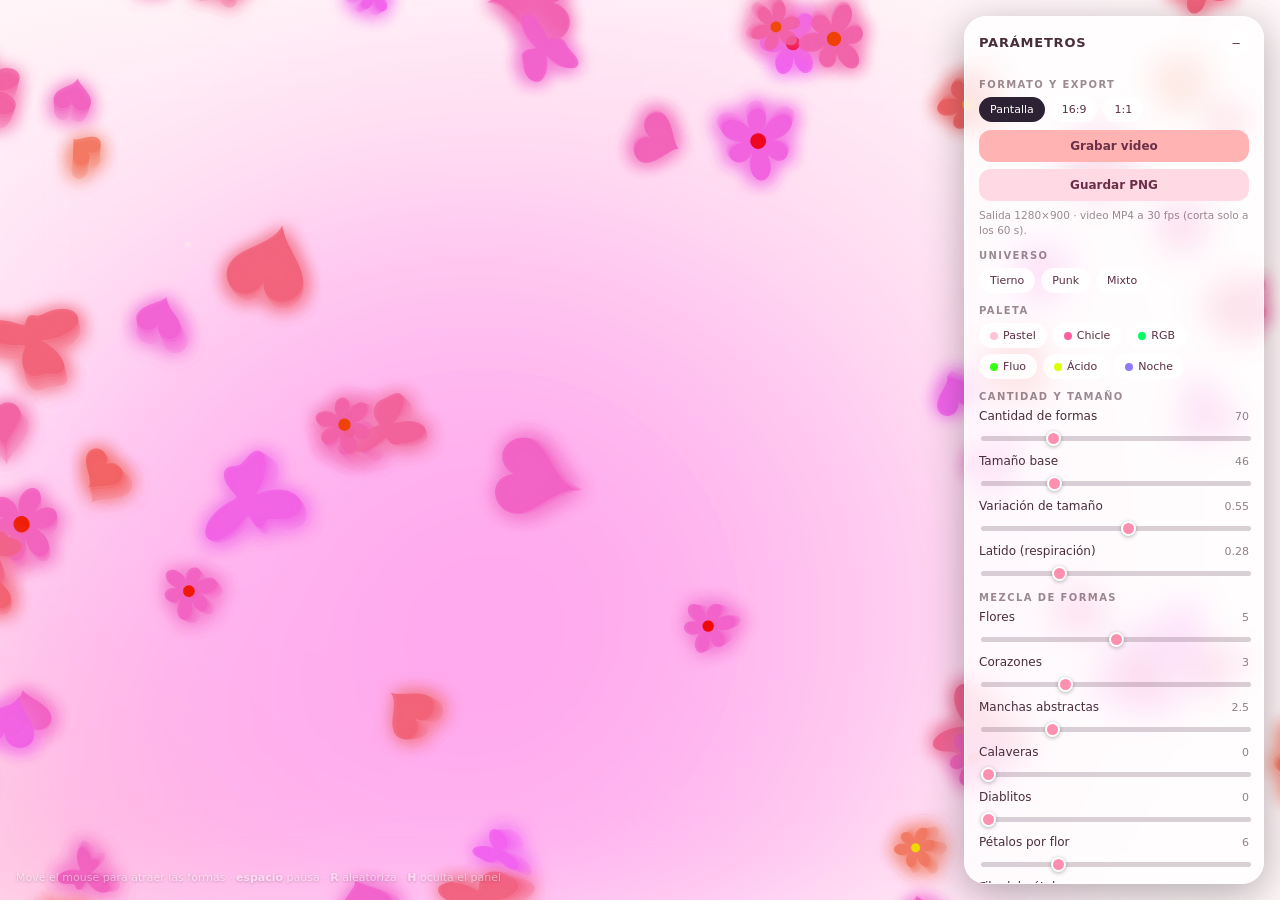
<file: visuales.html>
<!DOCTYPE html>
<html lang="es">
<head>
<meta charset="UTF-8" />
<meta name="viewport" content="width=device-width, initial-scale=1.0" />
<title>Visuales generativos — Juan Pierazzoli</title>
<link rel="icon" type="image/svg+xml" href="assets/favicon.svg" />
<meta name="description" content="Visuales generativos: flores, corazones, calaveras y diablitos con movimiento orgánico. Parámetros editables en vivo y export a PNG y video." />
<style>
  * { box-sizing: border-box; }

  html, body {
    margin: 0;
    padding: 0;
    height: 100%;
    background: #14101a;
    overflow: hidden;
    font-family: ui-rounded, "Avenir Next", "Segoe UI", system-ui, sans-serif;
    color: #4a2d3a;
  }

  /* ===== Escenario (recorta el desenfoque del fondo al formato elegido) ===== */
  .escenario {
    position: fixed;
    overflow: hidden;
    background: #fff;
    transition: box-shadow 0.25s ease;
  }
  .escenario.is-encuadrado { box-shadow: 0 20px 70px rgba(0, 0, 0, 0.55); }

  /* damero: se ve solo en pantalla, marca que el fondo es transparente */
  .escenario.is-transparente {
    background-color: #fbfbfd;
    background-image:
      linear-gradient(45deg, #e3e3ec 25%, transparent 25%, transparent 75%, #e3e3ec 75%),
      linear-gradient(45deg, #e3e3ec 25%, transparent 25%, transparent 75%, #e3e3ec 75%);
    background-size: 24px 24px;
    background-position: 0 0, 12px 12px;
  }

  #fondo, #escena {
    position: absolute;
    inset: 0;
    width: 100%;
    height: 100%;
    display: block;
  }
  #fondo { filter: blur(60px) saturate(1.15); transform: scale(1.15); }
  #escena { z-index: 1; }

  /* ===== Panel de parámetros ===== */
  .panel {
    position: fixed;
    top: 16px;
    right: 16px;
    z-index: 4;
    width: 300px;
    max-height: calc(100vh - 32px);
    display: flex;
    flex-direction: column;
    border-radius: 22px;
    background: rgba(255, 255, 255, 0.82);
    backdrop-filter: blur(14px);
    -webkit-backdrop-filter: blur(14px);
    box-shadow: 0 10px 40px rgba(0, 0, 0, 0.3);
    border: 1px solid rgba(255, 255, 255, 0.8);
    overflow: hidden;
  }

  .panel__head {
    display: flex;
    align-items: center;
    justify-content: space-between;
    gap: 8px;
    padding: 12px 14px;
    cursor: pointer;
    user-select: none;
  }
  .panel__title {
    margin: 0;
    font-size: 13px;
    font-weight: 700;
    letter-spacing: 0.06em;
    text-transform: uppercase;
  }
  .panel__toggle {
    border: 0;
    background: rgba(255, 255, 255, 0.7);
    color: inherit;
    width: 26px;
    height: 26px;
    border-radius: 50%;
    font-size: 13px;
    line-height: 1;
    cursor: pointer;
  }

  .panel__body { overflow-y: auto; padding: 0 14px 14px; }
  .panel.is-cerrado .panel__body { display: none; }

  .grupo { margin-top: 12px; }
  .grupo__titulo {
    margin: 0 0 7px;
    font-size: 10px;
    font-weight: 700;
    letter-spacing: 0.14em;
    text-transform: uppercase;
    opacity: 0.55;
  }

  .ctrl { margin-bottom: 9px; }
  .ctrl__fila {
    display: flex;
    align-items: baseline;
    justify-content: space-between;
    gap: 8px;
    font-size: 12px;
    margin-bottom: 3px;
  }
  .ctrl__valor { font-variant-numeric: tabular-nums; font-size: 11px; opacity: 0.6; }

  input[type="range"] {
    -webkit-appearance: none;
    appearance: none;
    width: 100%;
    height: 5px;
    border-radius: 5px;
    background: rgba(120, 90, 110, 0.28);
    outline: none;
  }
  input[type="range"]::-webkit-slider-thumb {
    -webkit-appearance: none;
    width: 15px;
    height: 15px;
    border-radius: 50%;
    background: #ff8fb1;
    border: 2px solid #fff;
    box-shadow: 0 1px 4px rgba(0, 0, 0, 0.3);
    cursor: pointer;
  }
  input[type="range"]::-moz-range-thumb {
    width: 13px; height: 13px; border-radius: 50%;
    background: #ff8fb1; border: 2px solid #fff; cursor: pointer;
  }

  input[type="color"] {
    width: 100%; height: 26px; padding: 0;
    border: 1px solid rgba(255, 255, 255, 0.9);
    border-radius: 8px; background: none; cursor: pointer;
  }

  .check { display: flex; align-items: center; gap: 7px; font-size: 12px; cursor: pointer; }
  .check input { accent-color: #ff8fb1; width: 15px; height: 15px; }

  .fila-botones { display: flex; flex-wrap: wrap; gap: 6px; }
  .fila-botones[hidden] { display: none; }   /* [hidden] pierde contra la clase */

  .chip {
    border: 0;
    border-radius: 999px;
    padding: 6px 11px;
    font: inherit;
    font-size: 11px;
    background: rgba(255, 255, 255, 0.9);
    color: #5a2f45;
    cursor: pointer;
    transition: background 0.15s ease;
  }
  .chip:hover { background: #ffe4ee; }
  .chip.is-activo { background: #2c2233; color: #fff; }
  .chip__punto {
    display: inline-block;
    width: 8px; height: 8px;
    border-radius: 50%;
    margin-right: 5px;
    vertical-align: -1px;
  }

  .botones { display: grid; grid-template-columns: 1fr 1fr; gap: 7px; margin-top: 8px; }
  .btn {
    border: 0; border-radius: 12px; padding: 9px 8px;
    font: inherit; font-size: 12px; font-weight: 600;
    background: #ffd9e4; color: #6b3049; cursor: pointer;
    transition: transform 0.12s ease, background 0.2s ease;
  }
  .btn:hover { background: #ffc6d7; transform: translateY(-1px); }
  .btn:disabled { opacity: 0.45; cursor: default; transform: none; }
  .btn--ancho { grid-column: 1 / -1; }
  .btn--rec { background: #ffb3b3; }
  .btn--rec.is-grabando { background: #e0233a; color: #fff; }

  .nota { margin: 7px 0 0; font-size: 10.5px; line-height: 1.45; opacity: 0.55; }

  .comando {
    margin-top: 8px;
    padding: 9px 10px;
    border-radius: 10px;
    background: #2c2233;
    color: #ffe0ec;
    font-family: ui-monospace, SFMono-Regular, Menlo, monospace;
    font-size: 9.5px;
    line-height: 1.55;
    word-break: break-all;
    user-select: all;
  }
  .comando__pie { display: flex; align-items: center; gap: 8px; margin-top: 6px; }
  .comando__pie .nota { margin: 0; }

  /* ===== Indicador de grabación ===== */
  .rec {
    position: fixed;
    left: 16px; top: 16px;
    z-index: 5;
    display: none;
    align-items: center;
    gap: 7px;
    padding: 7px 13px;
    border-radius: 999px;
    background: rgba(224, 35, 58, 0.92);
    color: #fff;
    font-size: 12px;
    font-weight: 700;
    font-variant-numeric: tabular-nums;
    letter-spacing: 0.04em;
  }
  .rec.is-visible { display: flex; }
  .rec__punto {
    width: 9px; height: 9px; border-radius: 50%; background: #fff;
    animation: latir 1s ease-in-out infinite;
  }
  @keyframes latir { 50% { opacity: 0.25; } }

  .ayuda {
    position: fixed;
    left: 16px; bottom: 14px;
    z-index: 4;
    margin: 0;
    font-size: 11px;
    line-height: 1.5;
    color: #fff;
    opacity: 0.45;
    pointer-events: none;
    text-shadow: 0 1px 3px rgba(0, 0, 0, 0.5);
  }

  @media (max-width: 680px) {
    .panel { width: auto; left: 12px; right: 12px; top: 12px; }
    .panel__body { max-height: 56vh; }
    .ayuda { display: none; }
  }
</style>
</head>
<body>

  <div class="escenario" id="escenario">
    <canvas id="fondo" aria-hidden="true"></canvas>
    <canvas id="escena" aria-label="Visual generativo con flores, corazones, calaveras y diablitos"></canvas>
  </div>

  <div class="rec" id="rec"><span class="rec__punto"></span><span id="recTiempo">0:00</span></div>

  <section class="panel" id="panel">
    <header class="panel__head" id="panelHead">
      <h1 class="panel__title">Parámetros</h1>
      <button class="panel__toggle" id="panelToggle" type="button" aria-label="Contraer panel">–</button>
    </header>
    <div class="panel__body" id="panelBody"></div>
  </section>

  <p class="ayuda">
    Mové el mouse para atraer las formas · <b>espacio</b> pausa · <b>R</b> aleatoriza · <b>H</b> oculta el panel
  </p>

<script>
/* ═══════════════════════════════════════════════════════════════════════════
   VISUALES GENERATIVOS
   ---------------------------------------------------------------------------
   Un solo sistema para todo: las formas (flores, corazones, manchas,
   calaveras, diablitos), la paleta y el formato de export son parámetros del
   mismo motor, no modos separados.

   TODO lo que se puede tocar vive en PARAMETROS. Cada entrada genera sola su
   control en el panel, así que para sumar un parámetro nuevo alcanza con
   agregarlo acá y leerlo como P.<clave> en el dibujo.

   Campos de cada parámetro:
     clave  → nombre con el que se lee en el código (P.clave)
     label  → texto visible en el panel
     min / max / paso → rango del slider
     valor  → valor inicial
     tipo   → 'rango' (default) | 'color' | 'switch'
   ═══════════════════════════════════════════════════════════════════════════ */

const PARAMETROS = [
  {
    grupo: 'Cantidad y tamaño',
    controles: [
      { clave: 'cantidad',    label: 'Cantidad de formas',   min: 5,  max: 260, paso: 1,    valor: 70 },
      { clave: 'tamano',      label: 'Tamaño base',          min: 6,  max: 160, paso: 1,    valor: 46 },
      { clave: 'variacion',   label: 'Variación de tamaño',  min: 0,  max: 1,   paso: 0.01, valor: 0.55 },
      { clave: 'latido',      label: 'Latido (respiración)', min: 0,  max: 1,   paso: 0.01, valor: 0.28 },
    ]
  },
  {
    grupo: 'Mezcla de formas',
    controles: [
      { clave: 'pesoFlores',    label: 'Flores',              min: 0, max: 10, paso: 0.1, valor: 5 },
      { clave: 'pesoCorazones', label: 'Corazones',           min: 0, max: 10, paso: 0.1, valor: 3 },
      { clave: 'pesoManchas',   label: 'Manchas abstractas',  min: 0, max: 10, paso: 0.1, valor: 2.5 },
      { clave: 'pesoCalaveras', label: 'Calaveras',           min: 0, max: 10, paso: 0.1, valor: 0 },
      { clave: 'pesoDiablitos', label: 'Diablitos',           min: 0, max: 10, paso: 0.1, valor: 0 },
      { clave: 'petalos',       label: 'Pétalos por flor',    min: 3, max: 14, paso: 1,   valor: 6 },
      { clave: 'filoPetalo',    label: 'Filo del pétalo',     min: 0.2, max: 2.2, paso: 0.05, valor: 0.6 },
      { clave: 'deformacion',   label: 'Deformación orgánica',min: 0, max: 0.6, paso: 0.01, valor: 0.22 },
    ]
  },
  {
    grupo: 'Movimiento',
    controles: [
      { clave: 'velocidad',   label: 'Velocidad',          min: 0, max: 4,   paso: 0.05, valor: 1 },
      { clave: 'fluidez',     label: 'Escala del flujo',   min: 0.2, max: 6, paso: 0.1,  valor: 1.6 },
      { clave: 'turbulencia', label: 'Turbulencia',        min: 0, max: 3,   paso: 0.05, valor: 1 },
      { clave: 'deriva',      label: 'Deriva vertical',    min: -1.5, max: 1.5, paso: 0.05, valor: -0.25 },
      { clave: 'giro',        label: 'Giro de las formas', min: 0, max: 3,   paso: 0.05, valor: 0.6 },
      { clave: 'iman',        label: 'Imán del mouse',     min: -2, max: 3,  paso: 0.05, valor: 1 },
    ]
  },
  {
    grupo: 'Color',
    controles: [
      { clave: 'tonoBase',    label: 'Tono base',        min: 0, max: 360, paso: 1,    valor: 335 },
      { clave: 'rangoTono',   label: 'Rango de tonos',   min: 0, max: 360, paso: 1,    valor: 70 },
      { clave: 'pasosColor',  label: 'Pasos de color',   min: 0, max: 8,   paso: 1,    valor: 0 },
      { clave: 'derivaTono',  label: 'Deriva del tono',  min: 0, max: 20,  paso: 0.5,  valor: 1.5 },
      { clave: 'saturacion',  label: 'Saturación',       min: 0, max: 100, paso: 1,    valor: 85 },
      { clave: 'luminosidad', label: 'Luminosidad',      min: 20, max: 95, paso: 1,    valor: 66 },
      { clave: 'opacidad',    label: 'Opacidad',         min: 0.05, max: 1, paso: 0.01, valor: 0.8 },
      { clave: 'fondo',       label: 'Color de fondo',   tipo: 'color', valor: '#fff4f7' },
      { clave: 'auras',       label: 'Manchas de fondo', min: 0, max: 1, paso: 0.01, valor: 0.5 },
    ]
  },
  {
    grupo: 'Atmósfera',
    controles: [
      { clave: 'estela',    label: 'Estela',           min: 0, max: 0.99, paso: 0.01, valor: 0.9 },
      { clave: 'brillo',    label: 'Brillo (glow)',    min: 0, max: 60,   paso: 1,    valor: 18 },
      { clave: 'contorno',  label: 'Contorno',         min: 0, max: 6,    paso: 0.1,  valor: 0 },
      { clave: 'detalles',  label: 'Detalles internos (centros, ojos, dientes)', tipo: 'switch', valor: true },
      { clave: 'brillitos', label: 'Brillitos',        tipo: 'switch',    valor: true },
      { clave: 'sinFondo',  label: 'Sin fondo (exporta con transparencia)', tipo: 'switch', valor: false },
    ]
  }
];

/* Universos: solo tocan los pesos de las formas */
const UNIVERSOS = {
  'Tierno': { pesoFlores: 5, pesoCorazones: 3, pesoManchas: 2.5, pesoCalaveras: 0, pesoDiablitos: 0 },
  'Punk':   { pesoFlores: 0, pesoCorazones: 1, pesoManchas: 1.5, pesoCalaveras: 5, pesoDiablitos: 4 },
  'Mixto':  { pesoFlores: 3, pesoCorazones: 2.5, pesoManchas: 2, pesoCalaveras: 2.5, pesoDiablitos: 2 }
};

/* Paletas: solo tocan color, fondo y brillo.
   'pasosColor' > 0 corta el rango de tonos en escalones (RGB puro, fluo, etc.). */
const PALETAS = {
  'Pastel':  { muestra: '#ffc2d6', tonoBase: 335, rangoTono: 90,  pasosColor: 0, saturacion: 75, luminosidad: 76, opacidad: 0.8,  derivaTono: 1.5, fondo: '#fff4f7', auras: 0.5, brillo: 16 },
  'Chicle':  { muestra: '#ff5fa2', tonoBase: 320, rangoTono: 140, pasosColor: 0, saturacion: 95, luminosidad: 62, opacidad: 0.85, derivaTono: 3,   fondo: '#fff0fb', auras: 0.65, brillo: 20 },
  'RGB':     { muestra: '#00ff66', tonoBase: 120, rangoTono: 360, pasosColor: 3, saturacion: 100, luminosidad: 50, opacidad: 0.85, derivaTono: 0,  fondo: '#0a0a10', auras: 0.35, brillo: 30 },
  'Fluo':    { muestra: '#39ff14', tonoBase: 150, rangoTono: 300, pasosColor: 5, saturacion: 100, luminosidad: 58, opacidad: 0.9,  derivaTono: 2,  fondo: '#0d0618', auras: 0.5,  brillo: 46 },
  'Ácido':   { muestra: '#d9ff00', tonoBase: 75,  rangoTono: 120, pasosColor: 4, saturacion: 100, luminosidad: 55, opacidad: 0.88, derivaTono: 6,  fondo: '#12100a', auras: 0.6,  brillo: 38 },
  'Noche':   { muestra: '#8f7bff', tonoBase: 265, rangoTono: 120, pasosColor: 0, saturacion: 70,  luminosidad: 72, opacidad: 0.5,  derivaTono: 1,  fondo: '#0b0a1c', auras: 0.75, brillo: 34 }
};

/* Presets: combinación completa (pisan solo las claves que nombran) */
const PRESETS = {
  'Tierno':   {},
  'Jardín':   { ...UNIVERSOS['Tierno'], pesoFlores: 9, pesoCorazones: 1, petalos: 8, tonoBase: 315, rangoTono: 120, cantidad: 110, tamano: 38, velocidad: 0.7, estela: 0.86 },
  'Amor':     { ...UNIVERSOS['Tierno'], pesoFlores: 1, pesoCorazones: 9, pesoManchas: 0.5, tonoBase: 350, rangoTono: 30, saturacion: 90, luminosidad: 64, cantidad: 60, tamano: 52, latido: 0.45, brillo: 30 },
  'Sueño':    { ...UNIVERSOS['Tierno'], pesoManchas: 8, cantidad: 40, tamano: 110, velocidad: 0.35, turbulencia: 0.4, opacidad: 0.28, estela: 0.97, brillo: 40, tonoBase: 260, rangoTono: 120, luminosidad: 78, deformacion: 0.4 },
  'Punk':     { ...UNIVERSOS['Punk'], ...PALETAS['Fluo'], cantidad: 55, tamano: 62, velocidad: 1.4, turbulencia: 1.4, giro: 1.2, latido: 0.35, estela: 0.84, deformacion: 0.3, contorno: 0 },
  'Cumbia':   { ...UNIVERSOS['Mixto'], ...PALETAS['RGB'], cantidad: 120, tamano: 34, velocidad: 2, turbulencia: 2, giro: 2, estela: 0.8 },
  'Caramelo': { ...UNIVERSOS['Tierno'], ...PALETAS['Chicle'], tonoBase: 40, rangoTono: 170, cantidad: 140, tamano: 26, velocidad: 1.8, turbulencia: 1.8, giro: 2, estela: 0.8 },
  'Caos':     { ...UNIVERSOS['Mixto'], cantidad: 200, tamano: 20, velocidad: 3, turbulencia: 2.6, fluidez: 4.5, giro: 2.6, estela: 0.72, rangoTono: 180, deformacion: 0.5 }
};

/* Formatos de encuadre y export. 'libre' usa toda la ventana. */
const FORMATOS = {
  'Pantalla': { ratio: null,     ancho: 0,    alto: 0 },
  '16:9':     { ratio: 16 / 9,   ancho: 1920, alto: 1080 },
  '1:1':      { ratio: 1,        ancho: 1080, alto: 1080 }
};

/* Con 'sin fondo' el archivo exportado sale sin la aguada de color. Qué queda
   en su lugar lo decide el matte: transparencia real (WebM VP9 / PNG) o un
   color plano para cromar en el editor. */
const MATTES = {
  'Transparente': null,
  'Verde':        '#00b140',
  'Magenta':      '#ff00ff',
  'Negro':        '#000000'
};

/* ═══════════════════ Estado ═══════════════════ */

const P = {};
const DEFECTOS = {};
PARAMETROS.forEach(g => g.controles.forEach(c => { P[c.clave] = c.valor; DEFECTOS[c.clave] = c.valor; }));

const escenario = document.getElementById('escenario');
const escena = document.getElementById('escena');
const ctx = escena.getContext('2d');
const fondo = document.getElementById('fondo');
const fctx = fondo.getContext('2d');

let W = 0, H = 0, DPR = 1;
let formato = 'Pantalla';
let matte = 'Transparente';
let formas = [], auras = [], brillitos = [];
let tiempo = 0;
let pausado = false;
let mouse = { x: -9999, y: -9999, activo: false };

/* ═══════════════════ Utilidades ═══════════════════ */

const azar  = (a, b) => a + Math.random() * (b - a);
const clamp = (v, a, b) => Math.min(b, Math.max(a, v));

/* redondea al paso del slider y limpia la basura de coma flotante (0.30000000004) */
function alPaso(v, paso) {
  const dec = (String(paso).split('.')[1] || '').length;
  return parseFloat((Math.round(v / paso) * paso).toFixed(dec));
}

function hexARgb(hex) {
  const n = parseInt(hex.slice(1), 16);
  return { r: (n >> 16) & 255, g: (n >> 8) & 255, b: n & 255 };
}

/* Campo de flujo orgánico.
   Se parte de un potencial escalar (suma de senos) y se toma su rotor:
   velocidad = (∂ψ/∂v, -∂ψ/∂u). Al tener divergencia cero, el campo no genera
   sumideros, así que las formas fluyen en remolinos SIN amontonarse en una
   banda. Se calcula en coordenadas normalizadas para que el resultado no
   dependa de la escala elegida en el slider. */
function potencial(u, v, t) {
  return Math.sin(u + t * 0.30) * Math.cos(v * 1.1 - t * 0.22)
       + 0.6 * Math.sin((u + v) * 0.7 + t * 0.17)
       + 0.4 * Math.cos((u - v) * 1.3 - t * 0.13);
}

function campoDeFlujo(x, y, t) {
  const s = P.fluidez * 0.0016;
  const u = x * s, v = y * s, e = 0.02;
  return {
    x:  (potencial(u, v + e, t) - potencial(u, v - e, t)) / (2 * e),
    y: -(potencial(u + e, v, t) - potencial(u - e, v, t)) / (2 * e)
  };
}

/* ═══════════════════ Formas ═══════════════════
   Cada trazado deja un path listo para fill/stroke, centrado en (0,0) y
   escalado por r. Los "detalles" (centro de la flor, ojos, dientes) se dibujan
   aparte con un tono más oscuro del mismo color. */

function trazarFlor(g, r, petalos, filo, deform, fase) {
  const pasos = 140;
  g.beginPath();
  for (let i = 0; i <= pasos; i++) {
    const t = (i / pasos) * Math.PI * 2;
    const petalo = Math.pow(Math.abs(Math.cos(petalos * t * 0.5)), filo);
    const onda = 1 + deform * Math.sin(3 * t + fase) * 0.5;
    const rad = r * (0.34 + 0.66 * petalo) * onda;
    const x = Math.cos(t) * rad, y = Math.sin(t) * rad;
    i ? g.lineTo(x, y) : g.moveTo(x, y);
  }
  g.closePath();
}

function trazarCorazon(g, r, deform, fase) {
  const pasos = 90;
  g.beginPath();
  for (let i = 0; i <= pasos; i++) {
    const t = (i / pasos) * Math.PI * 2;
    const x = 16 * Math.pow(Math.sin(t), 3);
    const y = 13 * Math.cos(t) - 5 * Math.cos(2 * t) - 2 * Math.cos(3 * t) - Math.cos(4 * t);
    const onda = 1 + deform * Math.sin(2 * t + fase) * 0.4;
    const px = (x / 17) * r * onda, py = (-y / 17) * r * onda;
    i ? g.lineTo(px, py) : g.moveTo(px, py);
  }
  g.closePath();
}

function trazarMancha(g, r, deform, fase, semilla) {
  const pasos = 100;
  g.beginPath();
  for (let i = 0; i <= pasos; i++) {
    const t = (i / pasos) * Math.PI * 2;
    const onda = 1
      + (0.25 + deform) * Math.sin(3 * t + semilla + fase)
      + (0.16 + deform * 0.6) * Math.sin(5 * t - semilla * 1.7 + fase * 0.8)
      + 0.08 * Math.sin(7 * t + fase * 1.3);
    const rad = r * 0.72 * onda;
    const x = Math.cos(t) * rad, y = Math.sin(t) * rad;
    i ? g.lineTo(x, y) : g.moveTo(x, y);
  }
  g.closePath();
}

function trazarCalavera(g, R) {
  g.beginPath();
  g.moveTo(-0.78 * R, -0.02 * R);
  g.bezierCurveTo(-0.90 * R, -1.00 * R,  0.90 * R, -1.00 * R,  0.78 * R, -0.02 * R);  // cráneo
  g.bezierCurveTo( 0.76 * R,  0.30 * R,  0.56 * R,  0.36 * R,  0.50 * R,  0.46 * R);  // sien derecha
  g.lineTo( 0.44 * R, 0.90 * R);
  g.quadraticCurveTo(0, 1.14 * R, -0.44 * R, 0.90 * R);                               // mandíbula
  g.lineTo(-0.50 * R, 0.46 * R);
  g.bezierCurveTo(-0.56 * R, 0.36 * R, -0.76 * R, 0.30 * R, -0.78 * R, -0.02 * R);
  g.closePath();
}

function detallesCalavera(g, R, oscuro) {
  g.fillStyle = oscuro;
  [-1, 1].forEach(lado => {
    g.save();
    g.translate(lado * 0.34 * R, -0.18 * R);
    g.rotate(lado * 0.2);
    g.beginPath();
    g.ellipse(0, 0, 0.25 * R, 0.30 * R, 0, 0, Math.PI * 2);
    g.fill();
    g.restore();
  });
  g.beginPath();                                   // nariz
  g.moveTo(0, 0.10 * R);
  g.lineTo(0.13 * R, 0.36 * R);
  g.lineTo(-0.13 * R, 0.36 * R);
  g.closePath();
  g.fill();
  for (let i = -1; i <= 1; i++) {                  // dientes
    g.fillRect(i * 0.21 * R - 0.035 * R, 0.58 * R, 0.07 * R, 0.30 * R);
  }
  g.fillRect(-0.32 * R, 0.60 * R, 0.64 * R, 0.05 * R);
}

function trazarDiablito(g, R) {
  g.beginPath();
  g.moveTo(-0.70 * R, -0.40 * R);
  g.quadraticCurveTo(-1.06 * R, -1.10 * R, -0.34 * R, -0.86 * R);   // cuerno izquierdo
  g.quadraticCurveTo(0, -1.04 * R, 0.34 * R, -0.86 * R);            // frente
  g.quadraticCurveTo( 1.06 * R, -1.10 * R,  0.70 * R, -0.40 * R);   // cuerno derecho
  g.quadraticCurveTo( 0.98 * R,  0.28 * R,  0.42 * R,  0.66 * R);   // mejilla derecha
  g.quadraticCurveTo(0, 1.08 * R, -0.42 * R, 0.66 * R);             // pera
  g.quadraticCurveTo(-0.98 * R,  0.28 * R, -0.70 * R, -0.40 * R);
  g.closePath();
}

function detallesDiablito(g, R, oscuro) {
  g.fillStyle = oscuro;
  [-1, 1].forEach(lado => {                        // ojos rasgados
    g.beginPath();
    g.moveTo(lado * 0.54 * R, -0.30 * R);
    g.lineTo(lado * 0.14 * R, -0.08 * R);
    g.lineTo(lado * 0.50 * R,  0.04 * R);
    g.closePath();
    g.fill();
  });
  g.strokeStyle = oscuro;                          // sonrisa
  g.lineWidth = Math.max(1, 0.09 * R);
  g.lineCap = 'round';
  g.beginPath();
  g.arc(0, 0.14 * R, 0.36 * R, 0.16 * Math.PI, 0.84 * Math.PI);
  g.stroke();
}

/* factor de tamaño por tipo: calaveras y diablitos necesitan un poco más para
   que se lean los detalles */
const FACTOR = { flor: 1, corazon: 1, mancha: 1, calavera: 1.1, diablito: 1.1 };

/* ═══════════════════ Población ═══════════════════ */

const PESOS = [
  ['flor', 'pesoFlores'], ['corazon', 'pesoCorazones'], ['mancha', 'pesoManchas'],
  ['calavera', 'pesoCalaveras'], ['diablito', 'pesoDiablitos']
];

function tipoAlAzar() {
  const total = PESOS.reduce((s, [, k]) => s + P[k], 0);
  if (total <= 0) return 'mancha';
  let r = Math.random() * total;
  for (const [tipo, k] of PESOS) {
    r -= P[k];
    if (r <= 0) return tipo;
  }
  return 'mancha';
}

function nuevaForma(dentro = true) {
  return {
    x: dentro ? azar(0, W) : azar(-0.1 * W, 1.1 * W),
    y: dentro ? azar(0, H) : azar(-0.1 * H, 1.1 * H),
    vx: 0, vy: 0,
    tipo: tipoAlAzar(),
    escala: azar(0.35, 1),
    angulo: azar(0, Math.PI * 2),
    giro: azar(-1, 1),
    fase: azar(0, Math.PI * 2),
    ritmo: azar(0.5, 1.6),
    tono: Math.random(),
    semilla: azar(0, Math.PI * 2)
  };
}

function ajustarPoblacion() {
  const objetivo = Math.round(P.cantidad);
  while (formas.length < objetivo) formas.push(nuevaForma(false));
  if (formas.length > objetivo) formas.length = objetivo;
}

function rehacerTipos() { formas.forEach(f => { f.tipo = tipoAlAzar(); }); }

function crearAuras() {
  auras = Array.from({ length: 5 }, () => ({
    x: Math.random(), y: Math.random(),
    r: azar(0.28, 0.6),
    vx: azar(-0.00008, 0.00008),
    vy: azar(-0.00008, 0.00008),
    tono: Math.random()
  }));
}

/* ═══════════════════ Color ═══════════════════ */

/* Un solo camino de color para todo. Con pasosColor = 0 el tono es continuo;
   con 2..8 el rango se corta en escalones (así salen el RGB puro y los fluo). */
function tonoDe(semilla) {
  let base;
  if (P.pasosColor >= 2) {
    const paso = P.rangoTono / P.pasosColor;
    const indice = Math.min(Math.floor(semilla * P.pasosColor), P.pasosColor - 1);
    base = P.tonoBase - P.rangoTono / 2 + indice * paso + paso / 2;
  } else {
    base = P.tonoBase + (semilla - 0.5) * P.rangoTono;
  }
  return ((base + tiempo * P.derivaTono) % 360 + 360) % 360;
}

/* ═══════════════════ Dibujo ═══════════════════ */

function dibujarFondo(dt) {
  fctx.setTransform(1, 0, 0, 1, 0, 0);
  if (P.sinFondo) { fctx.clearRect(0, 0, fondo.width, fondo.height); return; }

  const { r, g, b } = hexARgb(P.fondo);
  fctx.fillStyle = `rgb(${r},${g},${b})`;
  fctx.fillRect(0, 0, fondo.width, fondo.height);
  if (P.auras <= 0.001) return;

  auras.forEach(a => {
    if (!pausado) {
      a.x += a.vx * dt * 60; a.y += a.vy * dt * 60;
      if (a.x < -0.3 || a.x > 1.3) a.vx *= -1;
      if (a.y < -0.3 || a.y > 1.3) a.vy *= -1;
    }
    const cx = a.x * fondo.width, cy = a.y * fondo.height;
    const rad = a.r * Math.max(fondo.width, fondo.height);
    const tono = tonoDe(a.tono);
    const grad = fctx.createRadialGradient(cx, cy, 0, cx, cy, rad);
    grad.addColorStop(0, `hsla(${tono}, ${P.saturacion}%, ${clamp(P.luminosidad + 8, 0, 96)}%, ${0.55 * P.auras})`);
    grad.addColorStop(1, `hsla(${tono}, ${P.saturacion}%, ${P.luminosidad}%, 0)`);
    fctx.fillStyle = grad;
    fctx.beginPath();
    fctx.arc(cx, cy, rad, 0, Math.PI * 2);
    fctx.fill();
  });
}

function dibujarForma(f) {
  const pulso = 1 + P.latido * Math.sin(tiempo * f.ritmo * 1.6 + f.fase);
  const r = P.tamano * (1 - P.variacion + P.variacion * f.escala * 2) * 0.5 * pulso * FACTOR[f.tipo];
  if (r <= 0.4) return;

  const tono = tonoDe(f.tono);
  const color = `hsla(${tono}, ${P.saturacion}%, ${P.luminosidad}%, ${P.opacidad})`;
  const oscuro = `hsla(${(tono + 12) % 360}, ${clamp(P.saturacion - 5, 0, 100)}%, ${clamp(P.luminosidad - 42, 6, 90)}%, ${clamp(P.opacidad + 0.15, 0, 1)})`;

  ctx.save();
  ctx.translate(f.x, f.y);
  ctx.rotate(f.angulo);

  if (P.brillo > 0) {
    ctx.shadowBlur = P.brillo;
    ctx.shadowColor = `hsla(${tono}, ${P.saturacion}%, ${clamp(P.luminosidad + 6, 0, 96)}%, 0.9)`;
  }
  ctx.fillStyle = color;

  if (f.tipo === 'flor') {
    trazarFlor(ctx, r, Math.round(P.petalos), P.filoPetalo, P.deformacion, f.fase + tiempo * 0.4);
  } else if (f.tipo === 'corazon') {
    trazarCorazon(ctx, r, P.deformacion, f.fase + tiempo * 0.5);
  } else if (f.tipo === 'mancha') {
    trazarMancha(ctx, r, P.deformacion, tiempo * 0.35 + f.fase, f.semilla);
  } else {
    /* calaveras y diablitos: la deformación se aplica como squash & stretch
       para no romper la silueta, que es lo que las hace reconocibles */
    const s = P.deformacion * 0.35 * Math.sin(tiempo * 0.9 + f.fase);
    ctx.scale(1 + s, 1 - s);
    (f.tipo === 'calavera' ? trazarCalavera : trazarDiablito)(ctx, r * 0.9);
  }

  ctx.fill();

  if (P.contorno > 0) {
    ctx.shadowBlur = 0;
    ctx.lineWidth = P.contorno;
    ctx.strokeStyle = oscuro;
    ctx.stroke();
  }

  if (P.detalles) {
    ctx.shadowBlur = 0;
    if (f.tipo === 'flor') {
      ctx.fillStyle = `hsla(${(tono + 45) % 360}, ${clamp(P.saturacion + 10, 0, 100)}%, ${clamp(P.luminosidad - 18, 10, 95)}%, ${clamp(P.opacidad + 0.25, 0, 1)})`;
      ctx.beginPath();
      ctx.arc(0, 0, r * 0.22, 0, Math.PI * 2);
      ctx.fill();
    } else if (f.tipo === 'calavera') {
      detallesCalavera(ctx, r * 0.9, oscuro);
    } else if (f.tipo === 'diablito') {
      detallesDiablito(ctx, r * 0.9, oscuro);
    }
  }

  ctx.restore();
}

function dibujarBrillitos(dt) {
  if (!P.brillitos) return;
  if (!pausado && brillitos.length < 90 && Math.random() < 0.5) {
    brillitos.push({ x: azar(0, W), y: azar(0, H), r: azar(1, 3.4), vida: 1, ritmo: azar(0.4, 1.2) });
  }
  ctx.shadowBlur = 0;
  for (let i = brillitos.length - 1; i >= 0; i--) {
    const b = brillitos[i];
    if (!pausado) b.vida -= dt * 0.35 * b.ritmo;
    if (b.vida <= 0) { brillitos.splice(i, 1); continue; }
    ctx.fillStyle = `hsla(${(P.tonoBase + 30) % 360}, 100%, 96%, ${Math.sin(b.vida * Math.PI) * 0.9})`;
    ctx.beginPath();
    ctx.arc(b.x, b.y, b.r, 0, Math.PI * 2);
    ctx.fill();
  }
}

/* ═══════════════════ Simulación ═══════════════════ */

const RADIO_IMAN = 320;   // alcance del mouse, en px

function actualizar(dt) {
  const margen = P.tamano * 1.2 + 60;

  formas.forEach(f => {
    const c = campoDeFlujo(f.x, f.y, tiempo);

    let objVx = c.x * P.turbulencia * 95;
    let objVy = c.y * P.turbulencia * 95 + P.deriva * 90;

    /* Imán del mouse (negativo = repele). La componente tangencial hace que
       las formas ORBITEN el cursor en vez de colapsar todas en el mismo punto,
       y adentro de los 70 px la atracción radial se apaga. */
    if (mouse.activo && P.iman !== 0) {
      const dx = mouse.x - f.x, dy = mouse.y - f.y;
      const d = Math.hypot(dx, dy) || 1;
      if (d < RADIO_IMAN) {
        const caida = 1 - d / RADIO_IMAN;
        const nucleo = clamp((d - 70) / 70, 0, 1);
        const radial = P.iman * 190 * caida * nucleo;
        const tang   = Math.abs(P.iman) * 210 * caida;
        objVx += (dx / d) * radial + (-dy / d) * tang;
        objVy += (dy / d) * radial + ( dx / d) * tang;
      }
    }

    /* inercia: la velocidad persigue a la deseada, nunca salta de golpe */
    const k = 1 - Math.pow(0.2, dt);
    f.vx += (objVx - f.vx) * k;
    f.vy += (objVy - f.vy) * k;

    f.x += f.vx * P.velocidad * dt;
    f.y += f.vy * P.velocidad * dt;
    f.angulo += f.giro * P.giro * dt * 0.6;

    /* envolver por los bordes (el lienzo es un toro) */
    if (f.x < -margen) f.x = W + margen; else if (f.x > W + margen) f.x = -margen;
    if (f.y < -margen) f.y = H + margen; else if (f.y > H + margen) f.y = -margen;
  });
}

let ultimo = performance.now();

function bucle(ahora) {
  const dt = Math.min((ahora - ultimo) / 1000, 0.05);
  ultimo = ahora;
  if (!pausado) tiempo += dt;

  dibujarFondo(dt);

  /* estela: en vez de borrar, se destiñe lo dibujado antes */
  ctx.setTransform(DPR, 0, 0, DPR, 0, 0);
  ctx.globalCompositeOperation = 'destination-out';
  ctx.fillStyle = `rgba(0,0,0,${clamp(1 - P.estela, 0.01, 1)})`;
  ctx.fillRect(0, 0, W, H);
  ctx.globalCompositeOperation = 'source-over';

  if (!pausado) actualizar(dt);
  formas.forEach(dibujarForma);
  dibujarBrillitos(dt);

  if (grabando) volcarCuadro();

  requestAnimationFrame(bucle);
}

/* ═══════════════════ Encuadre y lienzos ═══════════════════ */

/* Con formato fijo el escenario deja de ser la ventana entera: es una caja
   centrada con esa proporción, y la simulación corre adentro. Lo que se ve es
   exactamente lo que se exporta. */
function redimensionar() {
  const f = FORMATOS[formato];
  const antesW = W, antesH = H;
  const dispW = window.innerWidth, dispH = window.innerHeight;
  let bw = dispW, bh = dispH, bx = 0, by = 0;

  if (f.ratio) {
    const margen = dispW < 680 ? 12 : 34;
    const dispoW = dispW - margen * 2, dispoH = dispH - margen * 2;
    bw = Math.min(dispoW, dispoH * f.ratio);
    bh = bw / f.ratio;
    bx = (dispW - bw) / 2;
    by = (dispH - bh) / 2;
  }

  escenario.classList.toggle('is-encuadrado', !!f.ratio);
  escenario.style.left   = `${bx}px`;
  escenario.style.top    = `${by}px`;
  escenario.style.width  = `${bw}px`;
  escenario.style.height = `${bh}px`;

  W = Math.round(bw);
  H = Math.round(bh);

  /* Al cambiar de tamaño o de formato, las formas se reacomodan en proporción:
     así la composición sobrevive el cambio. Si antes no había tamaño (primer
     layout, ventana todavía en 0), se resiembran para que no queden todas
     apiladas en la esquina. */
  if (formas.length) {
    if (antesW > 0 && antesH > 0) {
      const kx = W / antesW, ky = H / antesH;
      formas.forEach(f => { f.x *= kx; f.y *= ky; });
    } else {
      formas.forEach(f => { f.x = azar(0, W); f.y = azar(0, H); });
    }
  }

  /* al grabar se sube la resolución interna para que el video salga nítido
     sin cambiar nada de lo que se ve en pantalla */
  DPR = grabando
    ? destino().ancho / W
    : Math.min(window.devicePixelRatio || 1, 2);

  escena.width  = Math.round(W * DPR);
  escena.height = Math.round(H * DPR);
  ctx.setTransform(DPR, 0, 0, DPR, 0, 0);

  /* el fondo se dibuja chico y el CSS lo estira con blur: mucho más barato */
  fondo.width  = Math.max(8, Math.round(W * 0.16));
  fondo.height = Math.max(8, Math.round(H * 0.16));
}

function ponerFormato(nombre) {
  if (grabando) return;
  formato = nombre;
  document.querySelectorAll('[data-formato]').forEach(b => {
    b.classList.toggle('is-activo', b.dataset.formato === nombre);
  });
  redimensionar();
  actualizarNota();
}

/* ═══════════════════ Export (PNG y video) ═══════════════════ */

/* Tamaño real de salida: el del formato, o la ventana redondeada a par
   (los códecs de video piden dimensiones pares). */
function destino() {
  const f = FORMATOS[formato];
  if (f.ratio) return { ancho: f.ancho, alto: f.alto };
  const escala = Math.min(2, window.devicePixelRatio || 1);
  return {
    ancho: Math.round(W * escala / 2) * 2,
    alto:  Math.round(H * escala / 2) * 2
  };
}

const auxiliar = document.createElement('canvas');
const auxCtx = auxiliar.getContext('2d');

/* Rehace en un lienzo lo mismo que muestra el CSS: fondo desenfocado + escena.
   El desenfoque se aplica en un lienzo intermedio chico (el fondo ya es una
   textura de baja resolución), así el costo por cuadro sigue siendo bajo. */
function componer(g, ancho, alto, colorForzado) {
  const color = colorForzado !== undefined ? colorForzado : (P.sinFondo ? MATTES[matte] : null);
  g.setTransform(1, 0, 0, 1, 0, 0);
  g.clearRect(0, 0, ancho, alto);

  if (P.sinFondo) {
    /* sin aguada de color: o queda transparente, o se rellena con el matte */
    g.imageSmoothingEnabled = true;
    if (color) { g.fillStyle = color; g.fillRect(0, 0, ancho, alto); }
    g.imageSmoothingEnabled = true;
    g.imageSmoothingQuality = 'high';
    g.drawImage(escena, 0, 0, ancho, alto);
    return;
  }

  const k = ancho / W;                       // escala respecto de lo que se ve
  auxiliar.width  = Math.max(8, Math.round(ancho * 0.25));
  auxiliar.height = Math.max(8, Math.round(alto  * 0.25));
  auxCtx.setTransform(1, 0, 0, 1, 0, 0);
  auxCtx.clearRect(0, 0, auxiliar.width, auxiliar.height);
  auxCtx.filter = `blur(${Math.max(1, 60 * k * 0.25)}px) saturate(1.15)`;
  auxCtx.drawImage(fondo,
    -auxiliar.width * 0.075, -auxiliar.height * 0.075,
    auxiliar.width * 1.15, auxiliar.height * 1.15);
  auxCtx.filter = 'none';

  g.imageSmoothingEnabled = true;
  g.imageSmoothingQuality = 'high';
  g.drawImage(auxiliar, 0, 0, ancho, alto);
  g.drawImage(escena, 0, 0, ancho, alto);
}

function descargar(url, nombre) {
  ultimoArchivo = nombre;
  actualizarComando();
  const a = document.createElement('a');
  a.download = nombre;
  a.href = url;
  a.click();
}

function guardarPNG() {
  const { ancho, alto } = destino();
  const salida = document.createElement('canvas');
  salida.width = ancho; salida.height = alto;
  componer(salida.getContext('2d'), ancho, alto);
  descargar(salida.toDataURL('image/png'), `visual-${ancho}x${alto}-${Date.now()}.png`);
}

/* --- Video ---
   Se graba un lienzo aparte del tamaño de salida: cada cuadro se compone ahí
   y se empuja al stream con requestFrame(), así el video no depende de que el
   navegador capture a tiempo. */
const MIMES = [
  'video/mp4;codecs=avc1.42E01E',
  'video/mp4',
  'video/webm;codecs=vp9',
  'video/webm;codecs=vp8',
  'video/webm'
];
const DURACION_MAX = 60;   // segundos: corta sola para no comerse la memoria

let grabando = false;
let grabador = null, pistaVideo = null, trozos = [], grabCanvas = null, grabCtx = null;
let inicioGrabacion = 0, ultimoVolcado = 0;

const recBadge = document.getElementById('rec');
const recTiempo = document.getElementById('recTiempo');

/* El navegador NO puede escribir QuickTime: MediaRecorder.isTypeSupported
   ('video/quicktime') y ProRes ('ap4h') dan false. Lo único con canal alfa que
   sabe grabar es WebM VP9, así que ese es el master para "sin fondo", y el
   .mov ProRes 4444 sale de una conversión local (ver comandoMov()). Para todo
   lo demás, MP4/H.264. */
function conAlfa() {
  return P.sinFondo && !MATTES[matte];
}

function mimeSoportado() {
  if (typeof MediaRecorder === 'undefined') return null;
  const lista = conAlfa()
    ? ['video/webm;codecs=vp9', 'video/webm;codecs=vp8', 'video/webm']
    : MIMES;
  return lista.find(m => MediaRecorder.isTypeSupported(m)) || null;
}

/* Conversión a QuickTime con alfa. ProRes 4444 (yuva444p10le) es el formato
   que Premiere, After Effects y Final Cut abren con transparencia nativa.

   OJO con "-c:v libvpx-vp9" ANTES del -i: el decoder VP9 que ffmpeg elige por
   defecto descarta el plano alfa de WebM sin avisar y el .mov sale opaco
   (medido: canal alfa plano en 3760 contra 434-3750 con libvpx-vp9). */
let ultimoArchivo = 'visual.webm';

function comandoMov() {
  const base = ultimoArchivo.replace(/\.[^.]+$/, '');
  return `ffmpeg -c:v libvpx-vp9 -i ${ultimoArchivo} -c:v prores_ks -profile:v 4444 -pix_fmt yuva444p10le ${base}.mov`;
}

function volcarCuadro() {
  const ahora = performance.now();
  if (ahora - ultimoVolcado < 1000 / 30) return;      // 30 fps
  ultimoVolcado = ahora;
  componer(grabCtx, grabCanvas.width, grabCanvas.height);
  if (pistaVideo && pistaVideo.requestFrame) pistaVideo.requestFrame();

  const seg = (ahora - inicioGrabacion) / 1000;
  recTiempo.textContent = `${Math.floor(seg / 60)}:${String(Math.floor(seg % 60)).padStart(2, '0')}`;
  if (seg >= DURACION_MAX) detenerGrabacion();
}

function iniciarGrabacion() {
  const mime = mimeSoportado();
  if (!mime) { alert('Este navegador no permite grabar video desde el canvas. Probá con Chrome.'); return; }

  const { ancho, alto } = destino();
  grabCanvas = document.createElement('canvas');
  grabCanvas.width = ancho; grabCanvas.height = alto;
  grabCtx = grabCanvas.getContext('2d', { alpha: true });

  const stream = grabCanvas.captureStream(0);
  pistaVideo = stream.getVideoTracks()[0];
  trozos = [];
  grabador = new MediaRecorder(stream, { mimeType: mime, videoBitsPerSecond: 14e6 });
  grabador.ondataavailable = e => { if (e.data.size) trozos.push(e.data); };
  grabador.onstop = () => {
    const blob = new Blob(trozos, { type: mime });
    const ext = mime.includes('mp4') ? 'mp4' : 'webm';
    const url = URL.createObjectURL(blob);
    descargar(url, `visual-${ancho}x${alto}-${Date.now()}.${ext}`);
    setTimeout(() => URL.revokeObjectURL(url), 4000);
    trozos = [];
  };

  grabando = true;
  inicioGrabacion = performance.now();
  ultimoVolcado = 0;
  redimensionar();                    // sube la resolución interna al tamaño de salida
  grabador.start();

  recBadge.classList.add('is-visible');
  recTiempo.textContent = '0:00';
  btnRec.textContent = 'Detener y guardar';
  btnRec.classList.add('is-grabando');
  document.querySelectorAll('[data-formato]').forEach(b => b.disabled = true);
}

function detenerGrabacion() {
  if (!grabando) return;
  grabando = false;
  if (grabador && grabador.state !== 'inactive') grabador.stop();
  pistaVideo = null;
  redimensionar();                    // vuelve a la resolución de pantalla

  recBadge.classList.remove('is-visible');
  btnRec.textContent = 'Grabar video';
  btnRec.classList.remove('is-grabando');
  document.querySelectorAll('[data-formato]').forEach(b => b.disabled = false);
}

/* ═══════════════════ Eventos ═══════════════════ */

window.addEventListener('resize', () => { redimensionar(); actualizarNota(); });
window.addEventListener('pointermove', e => {
  const r = escenario.getBoundingClientRect();
  mouse.x = e.clientX - r.left;
  mouse.y = e.clientY - r.top;
  mouse.activo = true;
});
document.addEventListener('mouseleave', () => { mouse.activo = false; });
window.addEventListener('blur', () => { mouse.activo = false; });

window.addEventListener('keydown', e => {
  if (e.target.matches('input, button')) return;
  if (e.code === 'Space') { e.preventDefault(); pausado = !pausado; }
  if (e.key.toLowerCase() === 'r') aleatorizar();
  if (e.key.toLowerCase() === 'h') panel.classList.toggle('is-cerrado');
});

/* ═══════════════════ Panel ═══════════════════ */

const panel = document.getElementById('panel');
const panelBody = document.getElementById('panelBody');
const panelToggle = document.getElementById('panelToggle');
const refs = {};
let btnRec = null;

function bloque(titulo, html) {
  const div = document.createElement('div');
  div.className = 'grupo';
  div.innerHTML = `<h2 class="grupo__titulo">${titulo}</h2>${html}`;
  panelBody.appendChild(div);
  return div;
}

function construirPanel() {
  /* --- formato y export --- */
  const exp = bloque('Formato y export', `
    <div class="fila-botones">
      ${Object.keys(FORMATOS).map(n => `<button class="chip${n === formato ? ' is-activo' : ''}" type="button" data-formato="${n}">${n}</button>`).join('')}
    </div>
    <div class="fila-botones" id="filaMatte" hidden>
      ${Object.entries(MATTES).map(([n, c]) => `<button class="chip${n === matte ? ' is-activo' : ''}" type="button" data-matte="${n}"><span class="chip__punto" style="background:${c || 'repeating-conic-gradient(#ccc 0% 25%, #fff 0% 50%) 50% / 6px 6px'}"></span>${n}</button>`).join('')}
    </div>
    <div class="botones">
      <button class="btn btn--ancho btn--rec" type="button" id="btnRec">Grabar video</button>
      <button class="btn btn--ancho" type="button" id="btnPng">Guardar PNG</button>
    </div>
    <p class="nota" id="notaExport"></p>
    <div id="bloqueMov" hidden>
      <div class="comando" id="comandoMov"></div>
      <div class="comando__pie">
        <button class="chip" type="button" id="btnCopiar">Copiar</button>
        <p class="nota">Convierte el WebM con alfa a QuickTime ProRes 4444.</p>
      </div>
    </div>`);

  exp.querySelectorAll('[data-formato]').forEach(b => {
    b.addEventListener('click', () => { ponerFormato(b.dataset.formato); actualizarNota(); });
  });
  exp.querySelectorAll('[data-matte]').forEach(b => {
    b.addEventListener('click', () => {
      matte = b.dataset.matte;
      exp.querySelectorAll('[data-matte]').forEach(o => o.classList.toggle('is-activo', o === b));
      actualizarNota();
    });
  });
  document.getElementById('btnCopiar').addEventListener('click', copiarComando);
  btnRec = document.getElementById('btnRec');
  btnRec.addEventListener('click', () => grabando ? detenerGrabacion() : iniciarGrabacion());
  document.getElementById('btnPng').addEventListener('click', guardarPNG);

  /* --- universos y paletas --- */
  const uni = bloque('Universo', `
    <div class="fila-botones">
      ${Object.keys(UNIVERSOS).map(n => `<button class="chip" type="button" data-universo="${n}">${n}</button>`).join('')}
    </div>`);
  uni.querySelectorAll('[data-universo]').forEach(b => {
    b.addEventListener('click', () => setValores(UNIVERSOS[b.dataset.universo]));
  });

  const pal = bloque('Paleta', `
    <div class="fila-botones">
      ${Object.entries(PALETAS).map(([n, p]) => `<button class="chip" type="button" data-paleta="${n}"><span class="chip__punto" style="background:${p.muestra}"></span>${n}</button>`).join('')}
    </div>`);
  pal.querySelectorAll('[data-paleta]').forEach(b => {
    b.addEventListener('click', () => {
      const { muestra, ...color } = PALETAS[b.dataset.paleta];
      setValores(color);
    });
  });

  /* --- sliders generados desde PARAMETROS --- */
  PARAMETROS.forEach(grupo => {
    const cont = bloque(grupo.grupo, '');
    grupo.controles.forEach(c => {
      const fila = document.createElement('div');
      fila.className = 'ctrl';

      if (c.tipo === 'switch') {
        fila.innerHTML = `<label class="check"><input type="checkbox" ${c.valor ? 'checked' : ''}> ${c.label}</label>`;
        const input = fila.querySelector('input');
        input.addEventListener('change', () => aplicar(c.clave, input.checked));
        refs[c.clave] = { input };
      } else if (c.tipo === 'color') {
        fila.innerHTML = `<div class="ctrl__fila"><span>${c.label}</span></div>
                          <input type="color" value="${c.valor}">`;
        const input = fila.querySelector('input');
        input.addEventListener('input', () => aplicar(c.clave, input.value));
        refs[c.clave] = { input };
      } else {
        fila.innerHTML = `<div class="ctrl__fila"><span>${c.label}</span><span class="ctrl__valor"></span></div>
                          <input type="range" min="${c.min}" max="${c.max}" step="${c.paso}" value="${c.valor}">`;
        const input = fila.querySelector('input');
        const salida = fila.querySelector('.ctrl__valor');
        salida.textContent = c.clave === 'pasosColor' && c.valor === 0 ? 'continuo' : c.valor;
        input.addEventListener('input', () => aplicar(c.clave, parseFloat(input.value)));
        refs[c.clave] = { input, salida };
      }
      cont.appendChild(fila);
    });
  });

  /* --- presets y acciones --- */
  const acc = bloque('Presets', `
    <div class="fila-botones">
      ${Object.keys(PRESETS).map(n => `<button class="chip" type="button" data-preset="${n}">${n}</button>`).join('')}
    </div>
    <div class="botones">
      <button class="btn" type="button" id="btnAzar">Aleatorizar</button>
      <button class="btn" type="button" id="btnPausa">Pausar</button>
      <button class="btn" type="button" id="btnReset">Reiniciar</button>
      <button class="btn" type="button" id="btnSemillas">Resembrar</button>
    </div>`);

  acc.querySelectorAll('[data-preset]').forEach(b => {
    b.addEventListener('click', () => aplicarPreset(b.dataset.preset));
  });
  document.getElementById('btnAzar').addEventListener('click', aleatorizar);
  document.getElementById('btnReset').addEventListener('click', () => { setValores(DEFECTOS); resembrar(); });
  document.getElementById('btnSemillas').addEventListener('click', resembrar);
  const btnPausa = document.getElementById('btnPausa');
  btnPausa.addEventListener('click', () => {
    pausado = !pausado;
    btnPausa.textContent = pausado ? 'Seguir' : 'Pausar';
  });

  actualizarNota();
}

function actualizarNota() {
  const { ancho, alto } = destino();
  const mime = mimeSoportado();
  const ext = mime ? (mime.includes('mp4') ? 'MP4' : 'WEBM') : 'no disponible';
  const detalle = !P.sinFondo
    ? ''
    : conAlfa()
      ? ' · sin fondo: PNG y WebM VP9 con canal alfa (el navegador no puede escribir QuickTime; se convierte abajo)'
      : ` · fondo plano ${matte.toLowerCase()} para cromar`;
  document.getElementById('notaExport').textContent =
    `Salida ${ancho}×${alto} · video ${ext} a 30 fps (corta solo a los ${DURACION_MAX} s)${detalle}.`;
  actualizarComando();
}

function actualizarComando() {
  const bloque = document.getElementById('bloqueMov');
  if (!bloque) return;
  bloque.hidden = !conAlfa();
  document.getElementById('comandoMov').textContent = comandoMov();
}

function copiarComando() {
  const texto = comandoMov();
  const listo = () => {
    const b = document.getElementById('btnCopiar');
    b.textContent = 'Copiado';
    setTimeout(() => { b.textContent = 'Copiar'; }, 1400);
  };
  if (navigator.clipboard && navigator.clipboard.writeText) {
    navigator.clipboard.writeText(texto).then(listo, copiarAlaAntigua);
  } else {
    copiarAlaAntigua();
  }
  /* file:// suele bloquear el portapapeles moderno: red de seguridad */
  function copiarAlaAntigua() {
    const t = document.createElement('textarea');
    t.value = texto;
    document.body.appendChild(t);
    t.select();
    try { document.execCommand('copy'); listo(); } catch (e) {}
    t.remove();
  }
}

function aplicar(clave, valor) {
  P[clave] = valor;
  const r = refs[clave];
  if (r && r.salida) r.salida.textContent = (clave === 'pasosColor' && valor === 0) ? 'continuo' : valor;
  if (clave === 'cantidad') ajustarPoblacion();
  if (clave.startsWith('peso')) rehacerTipos();
  if (clave === 'sinFondo') {
    escenario.classList.toggle('is-transparente', !!valor);
    const fila = document.getElementById('filaMatte');
    if (fila) fila.hidden = !valor;
    actualizarNota();
  }
}

function setValores(valores) {
  Object.entries(valores).forEach(([clave, valor]) => {
    const r = refs[clave];
    if (!r) return;
    if (r.input.type === 'checkbox') r.input.checked = valor;
    else r.input.value = valor;
    aplicar(clave, valor);
  });
}

function aplicarPreset(nombre) {
  setValores(DEFECTOS);
  setValores(PRESETS[nombre] || {});
  resembrar();
}

function aleatorizar() {
  const nuevos = {};
  PARAMETROS.forEach(g => g.controles.forEach(c => {
    if (c.tipo === 'switch')            nuevos[c.clave] = Math.random() < 0.7;
    else if (c.tipo === 'color')        return;                       // el fondo se respeta
    else if (c.clave === 'cantidad')    nuevos[c.clave] = Math.round(azar(30, 150));
    else if (c.clave === 'estela')      nuevos[c.clave] = alPaso(azar(0.72, 0.97), c.paso);
    else if (c.clave === 'opacidad')    nuevos[c.clave] = alPaso(azar(0.35, 0.95), c.paso);
    else if (c.clave === 'luminosidad') nuevos[c.clave] = alPaso(azar(45, 82), c.paso);
    else if (c.clave === 'velocidad')   nuevos[c.clave] = alPaso(azar(0.3, 2), c.paso);
    else if (c.clave === 'pasosColor')  nuevos[c.clave] = Math.random() < 0.5 ? 0 : Math.round(azar(2, 6));
    else nuevos[c.clave] = alPaso(azar(c.min, c.max), c.paso);
  }));
  setValores(nuevos);
  resembrar();
}

function resembrar() {
  formas = [];
  ajustarPoblacion();
  crearAuras();
  brillitos = [];
  ctx.setTransform(DPR, 0, 0, DPR, 0, 0);
  ctx.clearRect(0, 0, W, H);
}

panelToggle.addEventListener('click', e => {
  e.stopPropagation();
  panel.classList.toggle('is-cerrado');
  panelToggle.textContent = panel.classList.contains('is-cerrado') ? '+' : '–';
});
document.getElementById('panelHead').addEventListener('click', () => panelToggle.click());

/* ═══════════════════ Arranque ═══════════════════ */

construirPanel();
redimensionar();
resembrar();
actualizarNota();
requestAnimationFrame(bucle);
</script>
</body>
</html>
</file>
